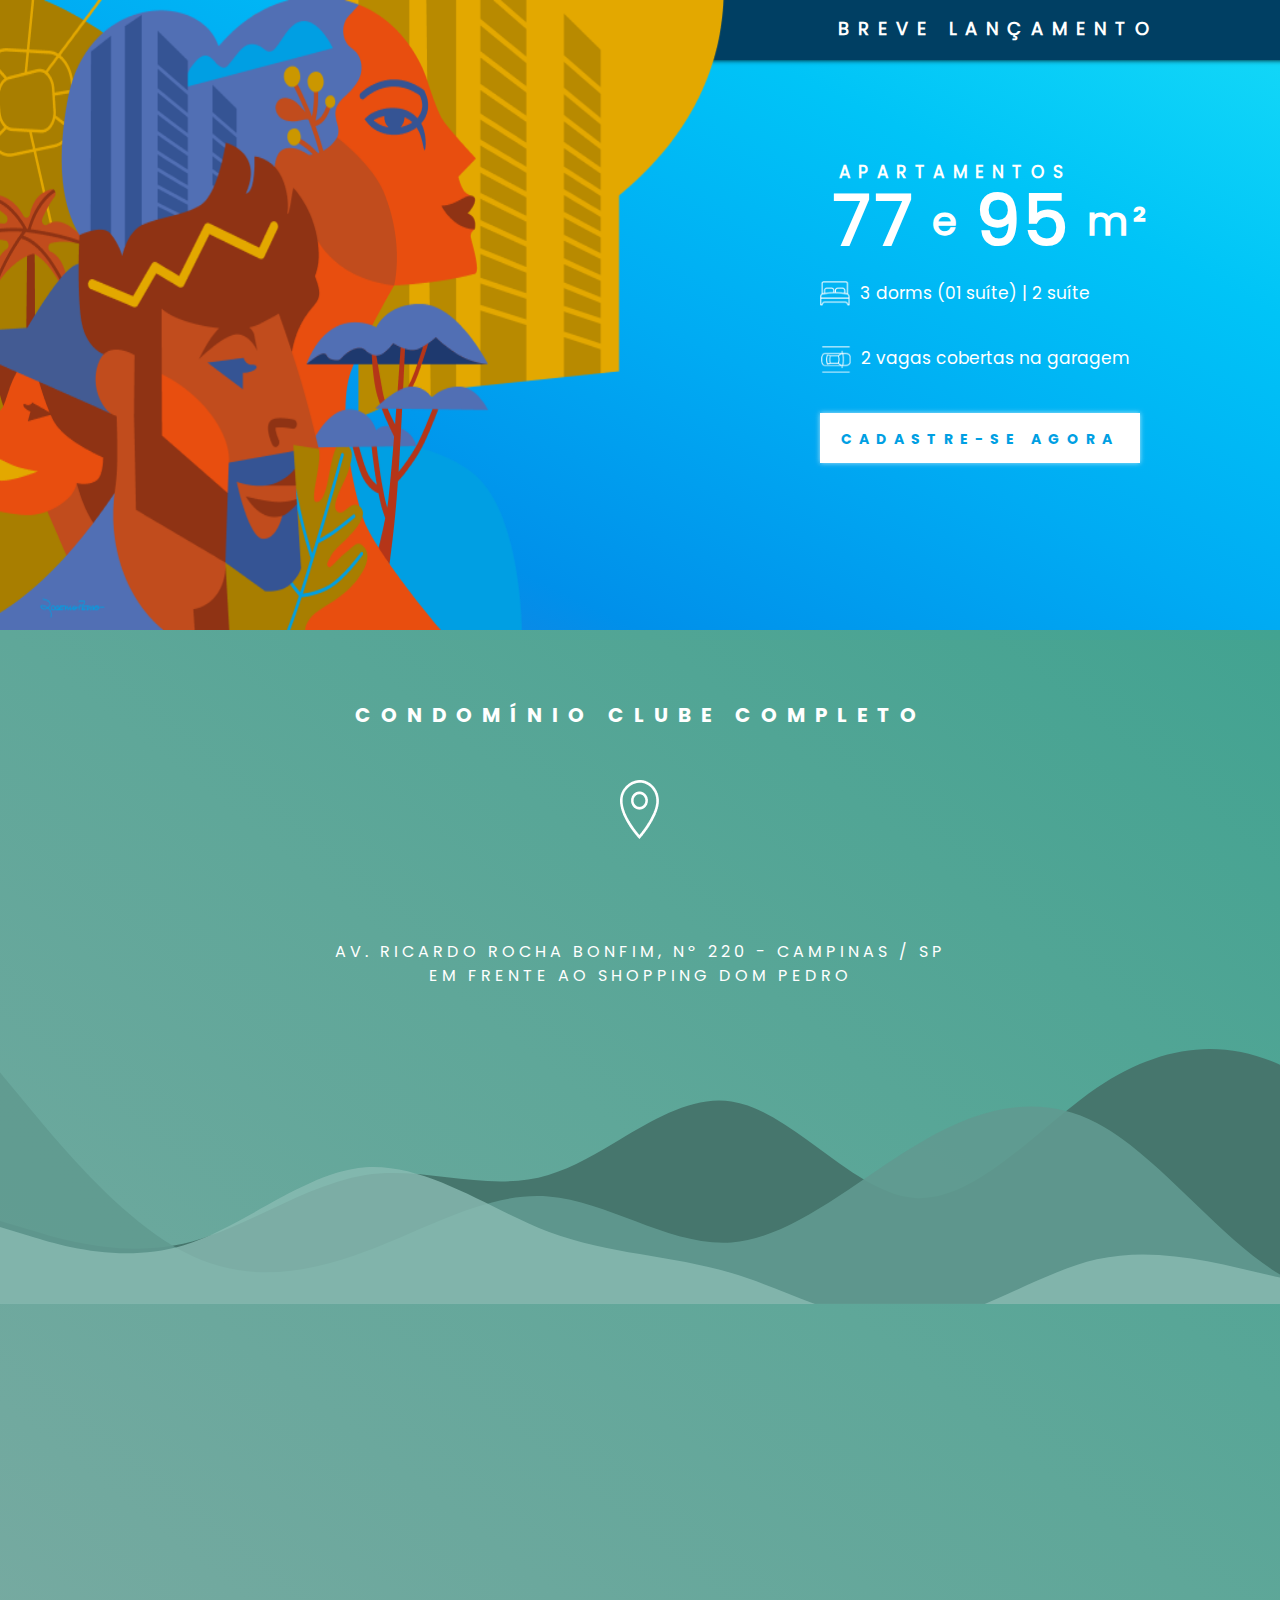
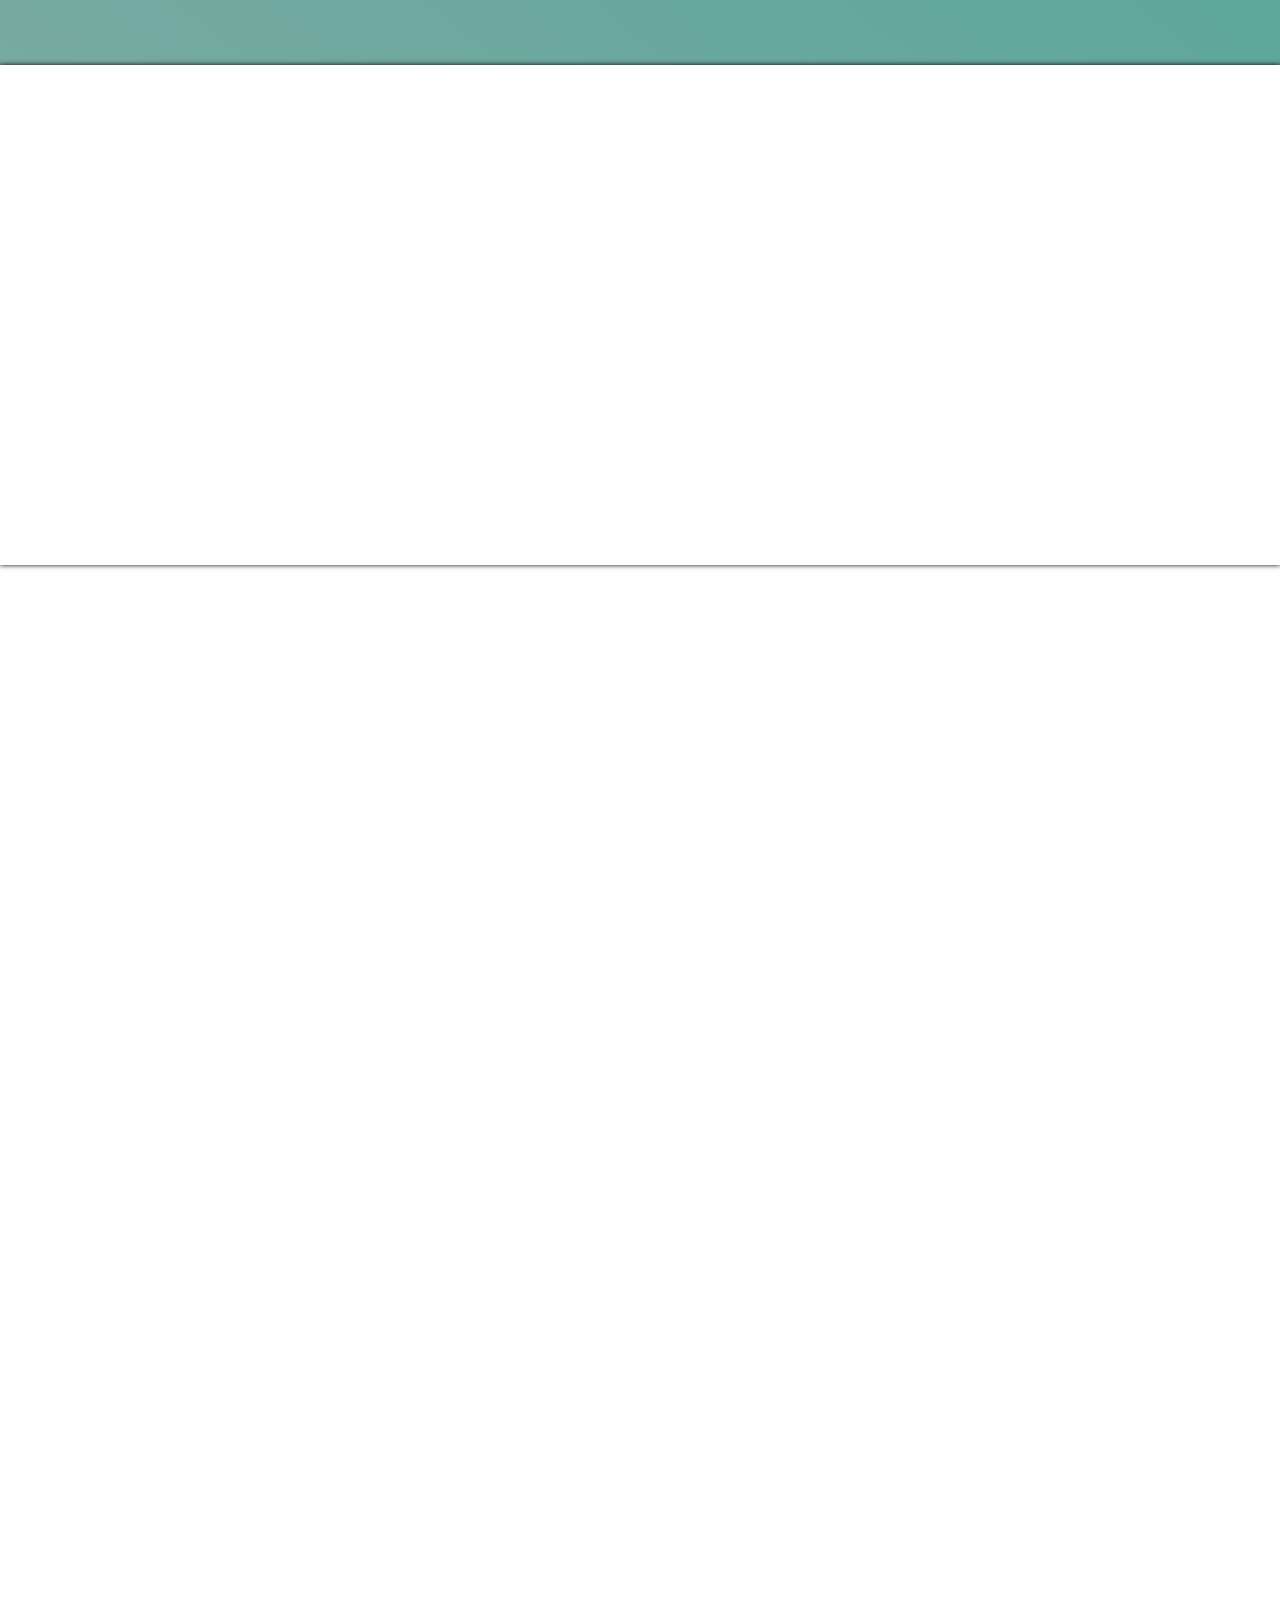
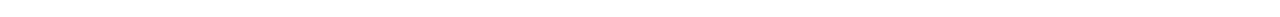
<file: index.html>
<!DOCTYPE html>
<html lang="pt-br">

<head>
    <meta charset="UTF-8">
    <meta http-equiv="X-UA-Compatible" content="IE=edge">
    <meta name="viewport" content="width=device-width, initial-scale=1, minimum-scale=1, maximum-scale=1">
    <link rel="shortcut icon" href="Assets/img/favicon.ico" />
    <link rel="stylesheet" href="style.css">
    <link rel="stylesheet" href="Assets/css/bootstrap.css">
    <link href="https://unpkg.com/aos@2.3.1/dist/aos.css" rel="stylesheet">
    <title>DOM</title>
    <!-- Google Tag Manager -->
    <script>
        (function(w, d, s, l, i) {
            w[l] = w[l] || [];
            w[l].push({
                'gtm.start': new Date().getTime(),
                event: 'gtm.js'
            });
            var f = d.getElementsByTagName(s)[0],
                j = d.createElement(s),
                dl = l != 'dataLayer' ? '&l=' + l : '';
            j.async = true;
            j.src =
                'https://www.googletagmanager.com/gtm.js?id=' + i + dl;
            f.parentNode.insertBefore(j, f);
        })(window, document, 'script', 'dataLayer', 'GTM-N76Z6Z');
    </script>
    <!-- End Google Tag Manager -->

</head>

<body>
    <!-- Google Tag Manager (noscript) -->
    <noscript><iframe src="https://www.googletagmanager.com/ns.html?id=GTM-N76Z6Z" height="0" width="0" style="display:none;visibility:hidden"></iframe></noscript>
    <!-- End Google Tag Manager (noscript) -->

    <section>
        <header class="header-text">
            <p class="text-center breve">Breve Lançamento</p>
        </header>
        <section class="img-header">
            <div class="textos text-center">
                <p class="titulo">Apartamentos</p>
                <p class="metragem">
                    <h class="num"> &nbsp;77</h>
                    <h class="l">&nbsp;e&nbsp;</h>
                    <h class="num">95</h>
                    <h class="l">&nbsp;m²</h>
                </p>
                <p class="suites"><img src="Assets/img/iconsuites.png"> &nbsp;&nbsp;3 dorms (01 suíte) | 2 suíte</p>
                <p class="vagas"><img src="Assets/img/iconvaga.png"> &nbsp;&nbsp;2 vagas cobertas na garagem</p>

                <button class="button_cadastra">
                <a href="#form" style="text-decoration: none;  color: #009FE3;" >Cadastre-se Agora</a>
            </button>
            </div>
        </section>
        <section class="img-header-desk">
            <img src="Assets/img/vetor.png" alt="img vetor" class="vetor">
            <div class="textos text-center">
                <a class="titulo-desk" style="text-decoration: none; color: white;">Apartamentos</a>
                <p class="metragem-desk">
                    <h class="num"> &nbsp;77</h>
                    <h class="l">&nbsp;e&nbsp;</h>
                    <h class="num">95</h>
                    <h class="l">&nbsp;m²</h>
                </p>
                <p class="suites-desk"><img src="Assets/img/iconsuites.png"> &nbsp;&nbsp;3 dorms (01 suíte) | 2 suíte</p>
                <p class="vagas-desk"><img src="Assets/img/iconvaga.png"> &nbsp;&nbsp;2 vagas cobertas na garagem</p>


                <a href="#form-desk" class="button_cadastra-desk" style="text-decoration: none;">Cadastre-se Agora</a>


            </div>
        </section>

        <section class="main">
            <div class="local">

                <p class="titulo-wrap" data-aos="fade-down" data-aos-anchor-placement="top-bottom" data-aos-duration="1000">
                    Condomínio</br> Clube Completo
                </p>

                <p class="local_icon" data-aos="fade-down" data-aos-anchor-placement="top-bottom" data-aos-duration="1000"><img src="Assets/img/Localização.png" alt="icon local"></p>

                <p class="conteudo" data-aos="fade-down" data-aos-anchor-placement="top-bottom" data-aos-duration="1000">
                    Av. Ricardo Rocha Bonfim, <br>Nº 220 - Campinas / SP <br> <br> Em frente<br> ao Shopping Dom Pedro
                </p>

                <svg id="waves" style="transform:rotate(0deg); transition: 0.3s" viewBox="0 0 1440 310" version="1.1" xmlns="http://www.w3.org/2000/svg"><defs><linearGradient id="sw-gradient-0" x1="0" x2="0" y1="1" y2="0"><stop stop-color="rgba(243, 106, 62, 1)" offset="0%"></stop><stop stop-color="rgba(255, 179, 11, 1)" offset="100%"></stop></linearGradient></defs><path class="wave-1" style="transform:translate(0, 0px); opacity:1" fill="#46766d" d="M0,217L34.3,227.3C68.6,238,137,258,206,242.8C274.3,227,343,176,411,165.3C480,155,549,186,617,165.3C685.7,145,754,72,823,82.7C891.4,93,960,186,1029,191.2C1097.1,196,1166,114,1234,67.2C1302.9,21,1371,10,1440,41.3C1508.6,72,1577,145,1646,155C1714.3,165,1783,114,1851,98.2C1920,83,1989,103,2057,118.8C2125.7,134,2194,145,2263,170.5C2331.4,196,2400,238,2469,242.8C2537.1,248,2606,217,2674,186C2742.9,155,2811,124,2880,129.2C2948.6,134,3017,176,3086,191.2C3154.3,207,3223,196,3291,201.5C3360,207,3429,227,3497,232.5C3565.7,238,3634,227,3703,227.3C3771.4,227,3840,238,3909,222.2C3977.1,207,4046,165,4114,160.2C4182.9,155,4251,186,4320,170.5C4388.6,155,4457,93,4526,98.2C4594.3,103,4663,176,4731,201.5C4800,227,4869,207,4903,196.3L4937.1,186L4937.1,310L4902.9,310C4868.6,310,4800,310,4731,310C4662.9,310,4594,310,4526,310C4457.1,310,4389,310,4320,310C4251.4,310,4183,310,4114,310C4045.7,310,3977,310,3909,310C3840,310,3771,310,3703,310C3634.3,310,3566,310,3497,310C3428.6,310,3360,310,3291,310C3222.9,310,3154,310,3086,310C3017.1,310,2949,310,2880,310C2811.4,310,2743,310,2674,310C2605.7,310,2537,310,2469,310C2400,310,2331,310,2263,310C2194.3,310,2126,310,2057,310C1988.6,310,1920,310,1851,310C1782.9,310,1714,310,1646,310C1577.1,310,1509,310,1440,310C1371.4,310,1303,310,1234,310C1165.7,310,1097,310,1029,310C960,310,891,310,823,310C754.3,310,686,310,617,310C548.6,310,480,310,411,310C342.9,310,274,310,206,310C137.1,310,69,310,34,310L0,310Z"></path><defs><linearGradient id="sw-gradient-1" x1="0" x2="0" y1="1" y2="0"><stop stop-color="rgba(243, 106, 62, 1)" offset="0%"></stop><stop stop-color="rgba(255, 179, 11, 1)" offset="100%"></stop></linearGradient></defs><path  class="wave-2" style="transform:translate(0, 50px); opacity:0.9" fill="#619a90" d="M0,0L34.3,41.3C68.6,83,137,165,206,201.5C274.3,238,343,227,411,201.5C480,176,549,134,617,139.5C685.7,145,754,196,823,191.2C891.4,186,960,124,1029,82.7C1097.1,41,1166,21,1234,56.8C1302.9,93,1371,186,1440,227.3C1508.6,269,1577,258,1646,248C1714.3,238,1783,227,1851,222.2C1920,217,1989,217,2057,217C2125.7,217,2194,217,2263,191.2C2331.4,165,2400,114,2469,98.2C2537.1,83,2606,103,2674,103.3C2742.9,103,2811,83,2880,98.2C2948.6,114,3017,165,3086,160.2C3154.3,155,3223,93,3291,87.8C3360,83,3429,134,3497,134.3C3565.7,134,3634,83,3703,72.3C3771.4,62,3840,93,3909,113.7C3977.1,134,4046,145,4114,149.8C4182.9,155,4251,155,4320,144.7C4388.6,134,4457,114,4526,113.7C4594.3,114,4663,134,4731,165.3C4800,196,4869,238,4903,258.3L4937.1,279L4937.1,310L4902.9,310C4868.6,310,4800,310,4731,310C4662.9,310,4594,310,4526,310C4457.1,310,4389,310,4320,310C4251.4,310,4183,310,4114,310C4045.7,310,3977,310,3909,310C3840,310,3771,310,3703,310C3634.3,310,3566,310,3497,310C3428.6,310,3360,310,3291,310C3222.9,310,3154,310,3086,310C3017.1,310,2949,310,2880,310C2811.4,310,2743,310,2674,310C2605.7,310,2537,310,2469,310C2400,310,2331,310,2263,310C2194.3,310,2126,310,2057,310C1988.6,310,1920,310,1851,310C1782.9,310,1714,310,1646,310C1577.1,310,1509,310,1440,310C1371.4,310,1303,310,1234,310C1165.7,310,1097,310,1029,310C960,310,891,310,823,310C754.3,310,686,310,617,310C548.6,310,480,310,411,310C342.9,310,274,310,206,310C137.1,310,69,310,34,310L0,310Z"></path><defs><linearGradient id="sw-gradient-2" x1="0" x2="0" y1="1" y2="0"><stop stop-color="rgba(243, 106, 62, 1)" offset="0%"></stop><stop stop-color="rgba(255, 179, 11, 1)" offset="100%"></stop></linearGradient></defs><path class="wave-3" style="transform:translate(0, 100px); opacity:0.8" fill="#8abcb3" d="M0,124L34.3,134.3C68.6,145,137,165,206,144.7C274.3,124,343,62,411,56.8C480,52,549,103,617,129.2C685.7,155,754,155,823,175.7C891.4,196,960,238,1029,232.5C1097.1,227,1166,176,1234,160.2C1302.9,145,1371,165,1440,180.8C1508.6,196,1577,207,1646,191.2C1714.3,176,1783,134,1851,113.7C1920,93,1989,93,2057,98.2C2125.7,103,2194,114,2263,134.3C2331.4,155,2400,186,2469,186C2537.1,186,2606,155,2674,118.8C2742.9,83,2811,41,2880,51.7C2948.6,62,3017,124,3086,144.7C3154.3,165,3223,145,3291,129.2C3360,114,3429,103,3497,98.2C3565.7,93,3634,93,3703,103.3C3771.4,114,3840,134,3909,149.8C3977.1,165,4046,176,4114,165.3C4182.9,155,4251,124,4320,124C4388.6,124,4457,155,4526,144.7C4594.3,134,4663,83,4731,93C4800,103,4869,176,4903,211.8L4937.1,248L4937.1,310L4902.9,310C4868.6,310,4800,310,4731,310C4662.9,310,4594,310,4526,310C4457.1,310,4389,310,4320,310C4251.4,310,4183,310,4114,310C4045.7,310,3977,310,3909,310C3840,310,3771,310,3703,310C3634.3,310,3566,310,3497,310C3428.6,310,3360,310,3291,310C3222.9,310,3154,310,3086,310C3017.1,310,2949,310,2880,310C2811.4,310,2743,310,2674,310C2605.7,310,2537,310,2469,310C2400,310,2331,310,2263,310C2194.3,310,2126,310,2057,310C1988.6,310,1920,310,1851,310C1782.9,310,1714,310,1646,310C1577.1,310,1509,310,1440,310C1371.4,310,1303,310,1234,310C1165.7,310,1097,310,1029,310C960,310,891,310,823,310C754.3,310,686,310,617,310C548.6,310,480,310,411,310C342.9,310,274,310,206,310C137.1,310,69,310,34,310L0,310Z"></path></svg>

            </div>
            <div class="mapa">
                <iframe src="https://www.google.com/maps/embed?pb=!1m18!1m12!1m3!1d3676.764160018674!2d-47.06269539212503!3d-22.84821335019192!2m3!1f0!2f0!3f0!3m2!1i1024!2i768!4f13.1!3m3!1m2!1s0x94c8c42a9b9933c7%3A0xa4fec2ac5214131b!2sAv.%20Ricardo%20Rocha%20Bomfim%2C%20220%20-%20Lot.%20Res.%20Vila%20Bella%20Dom%20Pedro%2C%20Campinas%20-%20SP%2C%2013092-599!5e0!3m2!1spt-BR!2sbr!4v1638991636719!5m2!1spt-BR!2sbr"
                    width="100%" height="500" style="border:0;" allowfullscreen="" loading="lazy"></iframe>
            </div>
            <div class="parallax">

            </div>
        </section>

        <section class="main-desk">
            <div class="local-desk">

                <p class="titulo-wrap-desk">
                    Condomínio Clube Completo
                </p>

                <p class="local_icon-desk"><img src="Assets/img/Localização.png" alt="icon local"></p>
                <div class="container">
                    <div class="rain">

                        <div class="waves">
                            <div></div>
                            <div></div>
                        </div>
                    </div>
                </div>
                <p class="conteudo-desk">
                    Av. Ricardo Rocha Bonfim, Nº 220 - Campinas / SP <br> Em frente ao Shopping Dom Pedro
                </p>

                <svg id="waves" style="transform:rotate(0deg); transition: 0.3s" viewBox="0 0 1440 310" version="1.1" xmlns="http://www.w3.org/2000/svg"><defs><linearGradient id="sw-gradient-0" x1="0" x2="0" y1="1" y2="0"><stop stop-color="rgba(243, 106, 62, 1)" offset="0%"></stop><stop stop-color="rgba(255, 179, 11, 1)" offset="100%"></stop></linearGradient></defs><path class="wave-1" style="transform:translate(0, 0px); opacity:1" fill="#46766d" d="M0,217L34.3,227.3C68.6,238,137,258,206,242.8C274.3,227,343,176,411,165.3C480,155,549,186,617,165.3C685.7,145,754,72,823,82.7C891.4,93,960,186,1029,191.2C1097.1,196,1166,114,1234,67.2C1302.9,21,1371,10,1440,41.3C1508.6,72,1577,145,1646,155C1714.3,165,1783,114,1851,98.2C1920,83,1989,103,2057,118.8C2125.7,134,2194,145,2263,170.5C2331.4,196,2400,238,2469,242.8C2537.1,248,2606,217,2674,186C2742.9,155,2811,124,2880,129.2C2948.6,134,3017,176,3086,191.2C3154.3,207,3223,196,3291,201.5C3360,207,3429,227,3497,232.5C3565.7,238,3634,227,3703,227.3C3771.4,227,3840,238,3909,222.2C3977.1,207,4046,165,4114,160.2C4182.9,155,4251,186,4320,170.5C4388.6,155,4457,93,4526,98.2C4594.3,103,4663,176,4731,201.5C4800,227,4869,207,4903,196.3L4937.1,186L4937.1,310L4902.9,310C4868.6,310,4800,310,4731,310C4662.9,310,4594,310,4526,310C4457.1,310,4389,310,4320,310C4251.4,310,4183,310,4114,310C4045.7,310,3977,310,3909,310C3840,310,3771,310,3703,310C3634.3,310,3566,310,3497,310C3428.6,310,3360,310,3291,310C3222.9,310,3154,310,3086,310C3017.1,310,2949,310,2880,310C2811.4,310,2743,310,2674,310C2605.7,310,2537,310,2469,310C2400,310,2331,310,2263,310C2194.3,310,2126,310,2057,310C1988.6,310,1920,310,1851,310C1782.9,310,1714,310,1646,310C1577.1,310,1509,310,1440,310C1371.4,310,1303,310,1234,310C1165.7,310,1097,310,1029,310C960,310,891,310,823,310C754.3,310,686,310,617,310C548.6,310,480,310,411,310C342.9,310,274,310,206,310C137.1,310,69,310,34,310L0,310Z"></path><defs><linearGradient id="sw-gradient-1" x1="0" x2="0" y1="1" y2="0"><stop stop-color="rgba(243, 106, 62, 1)" offset="0%"></stop><stop stop-color="rgba(255, 179, 11, 1)" offset="100%"></stop></linearGradient></defs><path  class="wave-2" style="transform:translate(0, 50px); opacity:0.9" fill="#619a90" d="M0,0L34.3,41.3C68.6,83,137,165,206,201.5C274.3,238,343,227,411,201.5C480,176,549,134,617,139.5C685.7,145,754,196,823,191.2C891.4,186,960,124,1029,82.7C1097.1,41,1166,21,1234,56.8C1302.9,93,1371,186,1440,227.3C1508.6,269,1577,258,1646,248C1714.3,238,1783,227,1851,222.2C1920,217,1989,217,2057,217C2125.7,217,2194,217,2263,191.2C2331.4,165,2400,114,2469,98.2C2537.1,83,2606,103,2674,103.3C2742.9,103,2811,83,2880,98.2C2948.6,114,3017,165,3086,160.2C3154.3,155,3223,93,3291,87.8C3360,83,3429,134,3497,134.3C3565.7,134,3634,83,3703,72.3C3771.4,62,3840,93,3909,113.7C3977.1,134,4046,145,4114,149.8C4182.9,155,4251,155,4320,144.7C4388.6,134,4457,114,4526,113.7C4594.3,114,4663,134,4731,165.3C4800,196,4869,238,4903,258.3L4937.1,279L4937.1,310L4902.9,310C4868.6,310,4800,310,4731,310C4662.9,310,4594,310,4526,310C4457.1,310,4389,310,4320,310C4251.4,310,4183,310,4114,310C4045.7,310,3977,310,3909,310C3840,310,3771,310,3703,310C3634.3,310,3566,310,3497,310C3428.6,310,3360,310,3291,310C3222.9,310,3154,310,3086,310C3017.1,310,2949,310,2880,310C2811.4,310,2743,310,2674,310C2605.7,310,2537,310,2469,310C2400,310,2331,310,2263,310C2194.3,310,2126,310,2057,310C1988.6,310,1920,310,1851,310C1782.9,310,1714,310,1646,310C1577.1,310,1509,310,1440,310C1371.4,310,1303,310,1234,310C1165.7,310,1097,310,1029,310C960,310,891,310,823,310C754.3,310,686,310,617,310C548.6,310,480,310,411,310C342.9,310,274,310,206,310C137.1,310,69,310,34,310L0,310Z"></path><defs><linearGradient id="sw-gradient-2" x1="0" x2="0" y1="1" y2="0"><stop stop-color="rgba(243, 106, 62, 1)" offset="0%"></stop><stop stop-color="rgba(255, 179, 11, 1)" offset="100%"></stop></linearGradient></defs><path class="wave-3" style="transform:translate(0, 100px); opacity:0.8" fill="#8abcb3" d="M0,124L34.3,134.3C68.6,145,137,165,206,144.7C274.3,124,343,62,411,56.8C480,52,549,103,617,129.2C685.7,155,754,155,823,175.7C891.4,196,960,238,1029,232.5C1097.1,227,1166,176,1234,160.2C1302.9,145,1371,165,1440,180.8C1508.6,196,1577,207,1646,191.2C1714.3,176,1783,134,1851,113.7C1920,93,1989,93,2057,98.2C2125.7,103,2194,114,2263,134.3C2331.4,155,2400,186,2469,186C2537.1,186,2606,155,2674,118.8C2742.9,83,2811,41,2880,51.7C2948.6,62,3017,124,3086,144.7C3154.3,165,3223,145,3291,129.2C3360,114,3429,103,3497,98.2C3565.7,93,3634,93,3703,103.3C3771.4,114,3840,134,3909,149.8C3977.1,165,4046,176,4114,165.3C4182.9,155,4251,124,4320,124C4388.6,124,4457,155,4526,144.7C4594.3,134,4663,83,4731,93C4800,103,4869,176,4903,211.8L4937.1,248L4937.1,310L4902.9,310C4868.6,310,4800,310,4731,310C4662.9,310,4594,310,4526,310C4457.1,310,4389,310,4320,310C4251.4,310,4183,310,4114,310C4045.7,310,3977,310,3909,310C3840,310,3771,310,3703,310C3634.3,310,3566,310,3497,310C3428.6,310,3360,310,3291,310C3222.9,310,3154,310,3086,310C3017.1,310,2949,310,2880,310C2811.4,310,2743,310,2674,310C2605.7,310,2537,310,2469,310C2400,310,2331,310,2263,310C2194.3,310,2126,310,2057,310C1988.6,310,1920,310,1851,310C1782.9,310,1714,310,1646,310C1577.1,310,1509,310,1440,310C1371.4,310,1303,310,1234,310C1165.7,310,1097,310,1029,310C960,310,891,310,823,310C754.3,310,686,310,617,310C548.6,310,480,310,411,310C342.9,310,274,310,206,310C137.1,310,69,310,34,310L0,310Z"></path></svg>

            </div>
            <div class="mapa-desk">
                <iframe src="https://www.google.com/maps/embed?pb=!1m18!1m12!1m3!1d3676.764160018674!2d-47.06269539212503!3d-22.84821335019192!2m3!1f0!2f0!3f0!3m2!1i1024!2i768!4f13.1!3m3!1m2!1s0x94c8c42a9b9933c7%3A0xa4fec2ac5214131b!2sAv.%20Ricardo%20Rocha%20Bomfim%2C%20220%20-%20Lot.%20Res.%20Vila%20Bella%20Dom%20Pedro%2C%20Campinas%20-%20SP%2C%2013092-599!5e0!3m2!1spt-BR!2sbr!4v1638991636719!5m2!1spt-BR!2sbr"
                    width="100%" height="500" style="border:3px solid white;box-shadow: 0 0 5px black;" allowfullscreen="" loading="lazy"></iframe>
            </div>
            <div class="parallax">

            </div>
        </section>

        <section class="form" data-aos="fade-right" id="form">

            <p class="title-form color-g-grey"> &nbsp;Seja o primeiro</br>a saber</p>
            <p class="text-form">Registre-se para receber informações</br> exclusivas com nossos corretores</p>

            <div class="sendform">
                <form action="send-email.php" class="centerform" name="DOM - Futuro Lançamento" method="POST">
                    <div class="input-groupw">
                        <div class="label">Nome</div>
                        <input type="text" class="input" name="nome" id="nome">
                    </div>

                    <div class="input-groupw">
                        <div class="label">Email</div>
                        <input type="email" class="input" name="email" id="email">
                    </div>

                    <div class="input-groupw">
                        <div class="label">Telefone</div>
                        <input type="tel" class="input" name="telefone" id="telefone">
                    </div>

                    <input type="hidden" data-privacy="true" name="privacy_policy" value="1">

                    <input type="hidden" name="produto" value="DOM">
                    <input type="hidden" name="pagina" value="DOM - Futuro Lançamento">
                    <input type="hidden" name="origem" value="Landing Page">
                    <input type="hidden" name="utm_source" class="utm_source" id="utm_source" value="">
                    <input type="hidden" name="utm_medium" class="utm_medium" id="utm_medium" value="">
                    <input type="hidden" name="utm_name" class="utm_name" id="utm_name" value="">

                    <button type="submit" class="btn-submit">Enviar</button>

                </form>
            </div>
        </section>

        <section class="form-desk" data-aos="fade-right" id="form-desk">

            <p class="title-form color-g-grey"> &nbsp;Seja o primeiro</br>a saber</p>
            <p class="text-form">Registre-se para receber informações</br> exclusivas com nossos corretores</p>

            <div class="sendform">
                <form class="centerform" name="DOM - Futuro Lançamento " method="POST" action="send-email.php">
                    <div class="input-groupw">
                        <div class="label">Nome</div>
                        <input type="text" class="input" name="nome" id="nome" required>
                    </div>

                    <div class="input-groupw">
                        <div class="label">Email</div>
                        <input type="email" class="input" name="email" id="email" required>
                    </div>

                    <div class="input-groupw">
                        <div class="label">Telefone</div>
                        <input type="tel" class="input" name="telefone" id="telefone" required>
                    </div>

                    <input type="hidden" data-privacy="true" name="privacy_policy" value="1">
                    <input type="hidden" name="produto" value="0">

                    <input type="hidden" name="produto" value="DOM">
                    <input type="hidden" name="pagina" value="DOM - Futuro Lançamento">
                    <input type="hidden" name="origem" value="Landing Page">
                    <input type="hidden" name="utm_source" class="utm_source" id="utm_source" value="">
                    <input type="hidden" name="utm_medium" class="utm_medium" id="utm_medium" value="">
                    <input type="hidden" name="utm_name" class="utm_name" id="utm_name" value="">

                    <button type="submit" class="btn-submit">Enviar</button>

                </form>
            </div>
        </section>

        <footer class="footer" id="footer">
            <img src="Assets/img/logo+assinatura 2.svg" alt="img-footer">

            <p class="texto-footer">
                A comercialização das unidades autônomas<br> do empreendimento somente será realizada<br> após o registro do Memorial de Incorporação junto<br> à matrícula do imóvel perante<br> o Cartório de Registro de Imóveis competente.<br> Material
                Preliminar sujeito à alterações.
            </p>

            <p class="texto-footer-mobile">
                A comercialização das unidades autônomas do empreendimento somente será realizada após o registro do Memorial de Incorporação junto<br> à matrícula do imóvel perante o Cartório de Registro de Imóveis competente. Material Preliminar sujeito
                à alterações.
            </p>
        </footer>

        <section class="footer-desk" data-aos="fade-up" id="footer-desk">
            <img src="Assets/img/logo+assinatura 2.svg" alt="img-footer">

            <p class="texto-footer-desk">
                A comercialização das unidades autônomas do empreendimento somente será realizada após o registro do Memorial de Incorporação junto<br> à matrícula do imóvel perante o Cartório de Registro de Imóveis competente. Material Preliminar sujeito
                à alterações.
            </p>
        </section>


        <script src="https://unpkg.com/aos@2.3.1/dist/aos.js"></script>

        <script>
            AOS.init();
        </script>
        <script type="text/javascript" async src="https://d335luupugsy2.cloudfront.net/js/loader-scripts/3206fdae-b294-4e1a-87b9-1fa22eaea867-loader.js"></script>
</body>

</html>
</file>
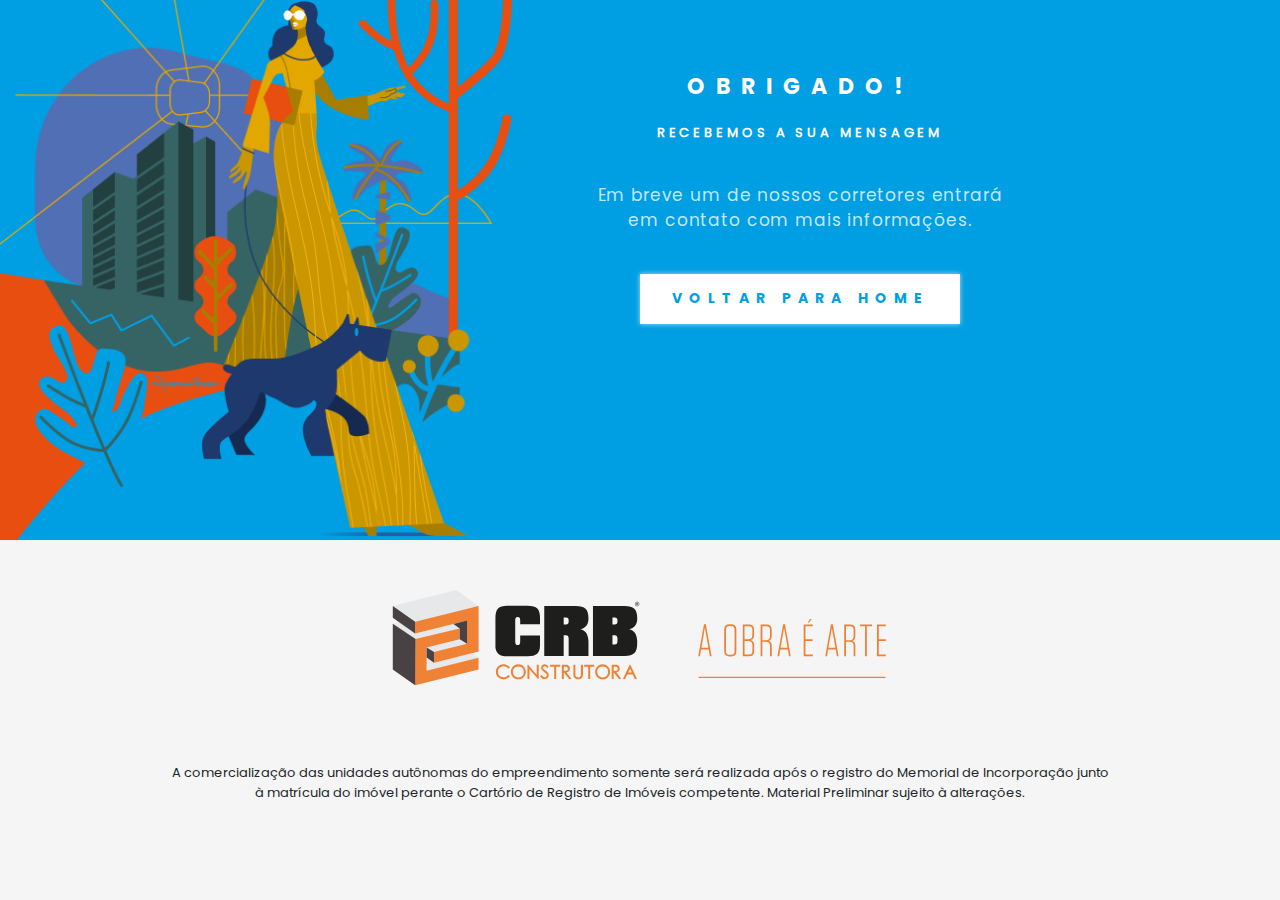
<file: obrigado.html>
<!DOCTYPE html>
<html lang="pt-br">

<head>
    <meta charset="UTF-8">
    <meta http-equiv="X-UA-Compatible" content="IE=edge">
    <meta name="viewport" content="width=device-width, initial-scale=1.0">
    <link rel="stylesheet" href="obrigado.css">
    <link rel="stylesheet" href="Assets/css/obri-boot.css">
    <link href="https://unpkg.com/aos@2.3.1/dist/aos.css" rel="stylesheet">
    <link rel="shortcut icon" href="Assets/img/favicon.ico" />
    <title>DOM</title>
    <!-- Google Tag Manager -->

</head>

<body>

    <section>
        <section class="img-header-obrigado">
            <div class="textos text-center">
                <p class="titulo">Obrigado!</p>
                <p class="subtitulo">Recebemos a sua mensagem</p>
                <p class="text">
                    Em breve um de nossos corretores</br> entrará em contato <br> com mais informações.
                </p>

                <button class="button_cadastra">
                <a href="http://dom-campinas.crbconstrutora.com.br/" style="text-decoration: none;  color: #009FE3;" >Voltar para home</a>
            </button>
            </div>
        </section>
        <section class="img-header-desk-obrigado">
            <img src="Assets/img/Agradecimento 1 (1).png" alt="" class="vetor">
            <div class="textos text-center">
                <p class="titulo">Obrigado!</p>
                <p class="subtitulo">Recebemos a sua mensagem</p>
                <p class="text">
                    Em breve um de nossos corretores entrará </br>em contato com mais informações.
                </p>

                <button class="button_cadastra">
                <a href="http://dom-campinas.crbconstrutora.com.br/" style="text-decoration: none;" >Voltar para home</a>
            </button>
            </div>
        </section>

        <section class="footer" data-aos="fade-up">
            <img src="Assets/img/logo+assinatura 2.svg" alt="img-footer">

            <p class="texto-footer">
                A comercialização das unidades autônomas<br> do empreendimento somente será realizada<br> após o registro do Memorial de Incorporação junto<br> à matrícula do imóvel perante<br> o Cartório de Registro de Imóveis competente.<br> Material
                Preliminar sujeito à alterações.
            </p>
        </section>


        <section class="footer-desk" data-aos="fade-up">
            <img src="Assets/img/logo+assinatura 2.svg" alt="img-footer">

            <p class="texto-footer">
                A comercialização das unidades autônomas do empreendimento somente será realizada após o registro do Memorial de Incorporação junto<br> à matrícula do imóvel perante o Cartório de Registro de Imóveis competente. Material Preliminar sujeito
                à alterações.
            </p>
        </section>


        <script src="https://unpkg.com/aos@2.3.1/dist/aos.js"></script>
        <script>
            AOS.init();
        </script>
</body>

</html>
</file>
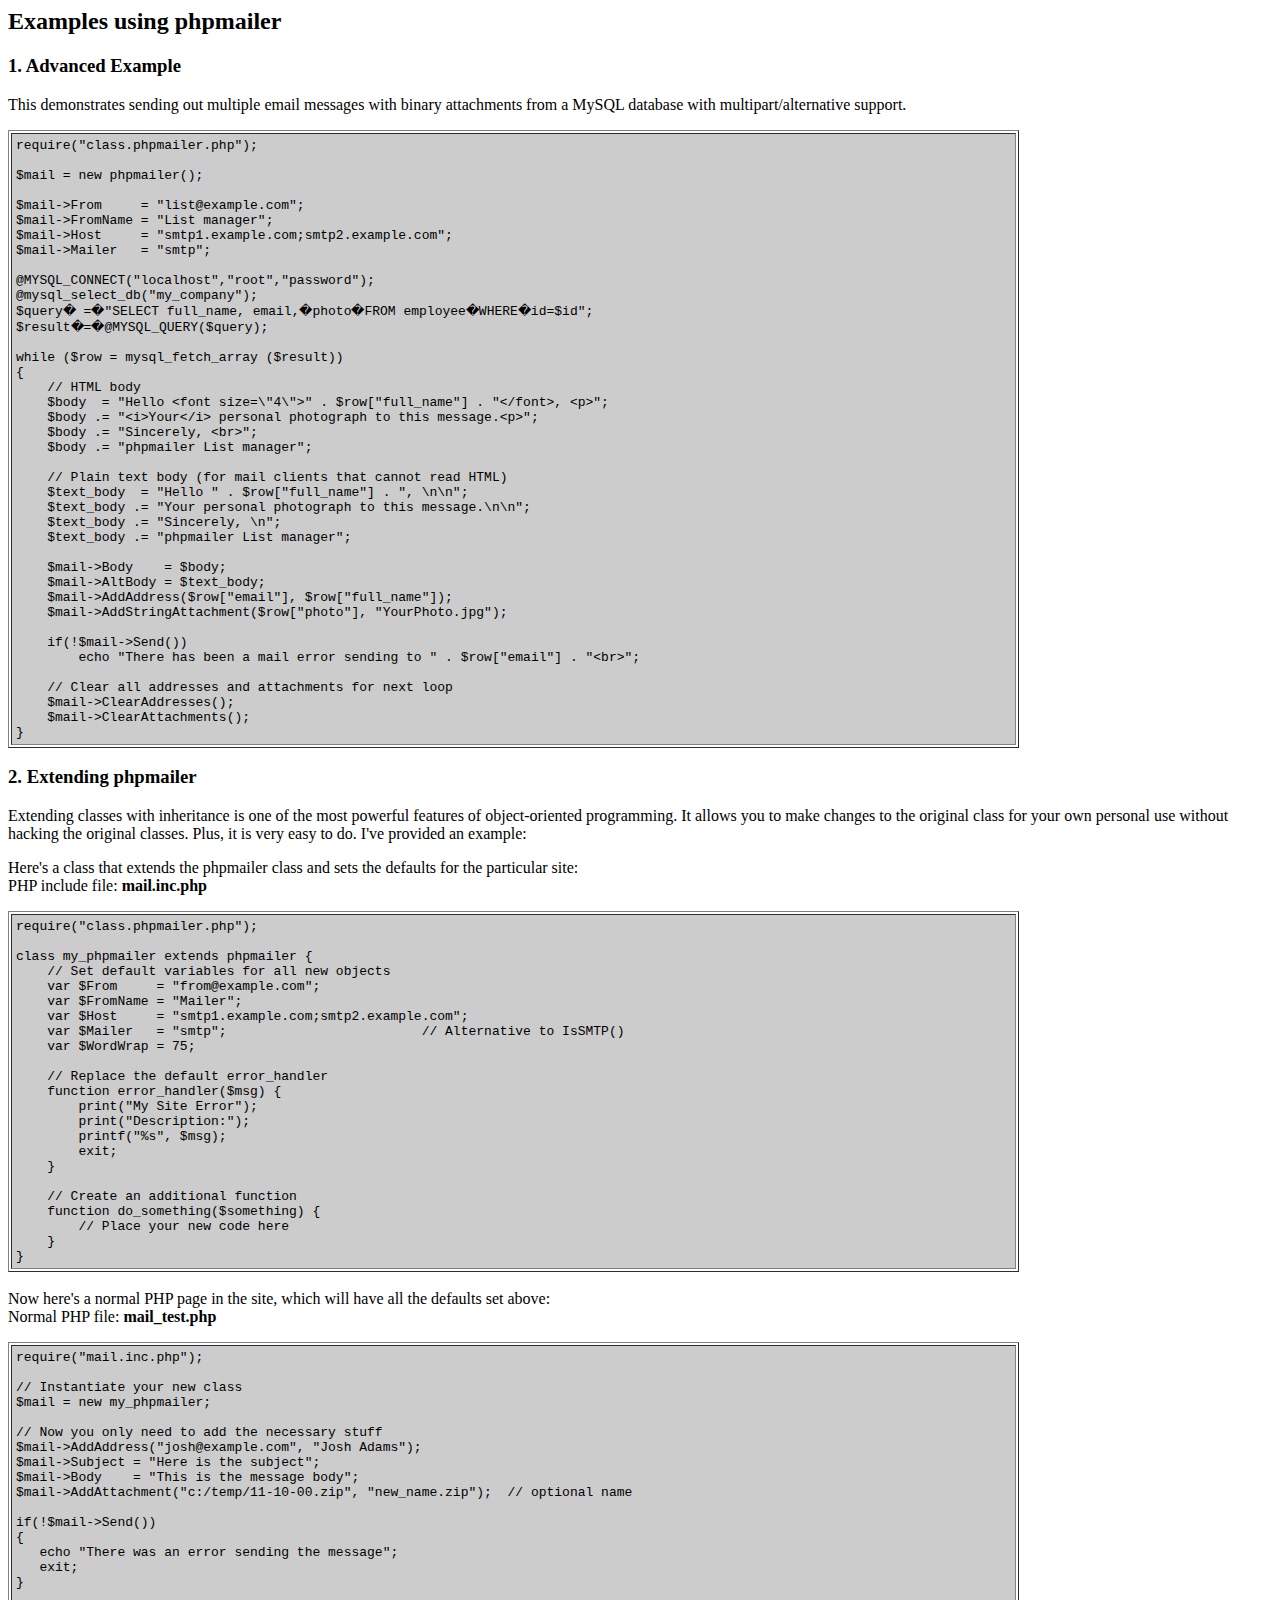
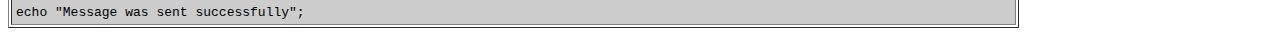
<file: phpmailer/docs/extending.html>
<html>
<head>
<title>Examples using phpmailer</title>
</head>

<body bgcolor="#FFFFFF">

<h2>Examples using phpmailer</h2>

<h3>1. Advanced Example</h3>
<p>

This demonstrates sending out multiple email messages with binary attachments
from a MySQL database with multipart/alternative support.<p>
<table cellpadding="4" border="1" width="80%">
<tr>
<td bgcolor="#CCCCCC">
<pre>
require("class.phpmailer.php");

$mail = new phpmailer();

$mail->From     = "list@example.com";
$mail->FromName = "List manager";
$mail->Host     = "smtp1.example.com;smtp2.example.com";
$mail->Mailer   = "smtp";

@MYSQL_CONNECT("localhost","root","password");
@mysql_select_db("my_company");
$query� =�"SELECT full_name, email,�photo�FROM employee�WHERE�id=$id";
$result�=�@MYSQL_QUERY($query);

while ($row = mysql_fetch_array ($result))
{
    // HTML body
    $body  = "Hello &lt;font size=\"4\"&gt;" . $row["full_name"] . "&lt;/font&gt;, &lt;p&gt;";
    $body .= "&lt;i&gt;Your&lt;/i&gt; personal photograph to this message.&lt;p&gt;";
    $body .= "Sincerely, &lt;br&gt;";
    $body .= "phpmailer List manager";

    // Plain text body (for mail clients that cannot read HTML)
    $text_body  = "Hello " . $row["full_name"] . ", \n\n";
    $text_body .= "Your personal photograph to this message.\n\n";
    $text_body .= "Sincerely, \n";
    $text_body .= "phpmailer List manager";

    $mail->Body    = $body;
    $mail->AltBody = $text_body;
    $mail->AddAddress($row["email"], $row["full_name"]);
    $mail->AddStringAttachment($row["photo"], "YourPhoto.jpg");

    if(!$mail->Send())
        echo "There has been a mail error sending to " . $row["email"] . "&lt;br&gt;";

    // Clear all addresses and attachments for next loop
    $mail->ClearAddresses();
    $mail->ClearAttachments();
}
</pre>
</td>
</tr>
</table>
<p>

<h3>2. Extending phpmailer</h3>
<p>

Extending classes with inheritance is one of the most
powerful features of object-oriented
programming.  It allows you to make changes to the
original class for your
own personal use without hacking the original
classes.  Plus, it is very
easy to do. I've provided an example:

<p>
Here's a class that extends the phpmailer class and sets the defaults
for the particular site:<br>
PHP include file: <b>mail.inc.php</b>
<p>

<table cellpadding="4" border="1" width="80%">
<tr>
<td bgcolor="#CCCCCC">
<pre>
require("class.phpmailer.php");

class my_phpmailer extends phpmailer {
    // Set default variables for all new objects
    var $From     = "from@example.com";
    var $FromName = "Mailer";
    var $Host     = "smtp1.example.com;smtp2.example.com";
    var $Mailer   = "smtp";                         // Alternative to IsSMTP()
    var $WordWrap = 75;

    // Replace the default error_handler
    function error_handler($msg) {
        print("My Site Error");
        print("Description:");
        printf("%s", $msg);
        exit;
    }

    // Create an additional function
    function do_something($something) {
        // Place your new code here
    }
}
</td>
</tr>
</table>
<br>

Now here's a normal PHP page in the site, which will have all the defaults set
above:<br>
Normal PHP file: <b>mail_test.php</b>
<p>

<table cellpadding="4" border="1" width="80%">
<tr>
<td bgcolor="#CCCCCC">
<pre>
require("mail.inc.php");

// Instantiate your new class
$mail = new my_phpmailer;

// Now you only need to add the necessary stuff
$mail->AddAddress("josh@example.com", "Josh Adams");
$mail->Subject = "Here is the subject";
$mail->Body    = "This is the message body";
$mail->AddAttachment("c:/temp/11-10-00.zip", "new_name.zip");  // optional name

if(!$mail->Send())
{
   echo "There was an error sending the message";
   exit;
}

echo "Message was sent successfully";
</pre>
</td>
</tr>
</table>
</p>

</body>
</html>
</file>
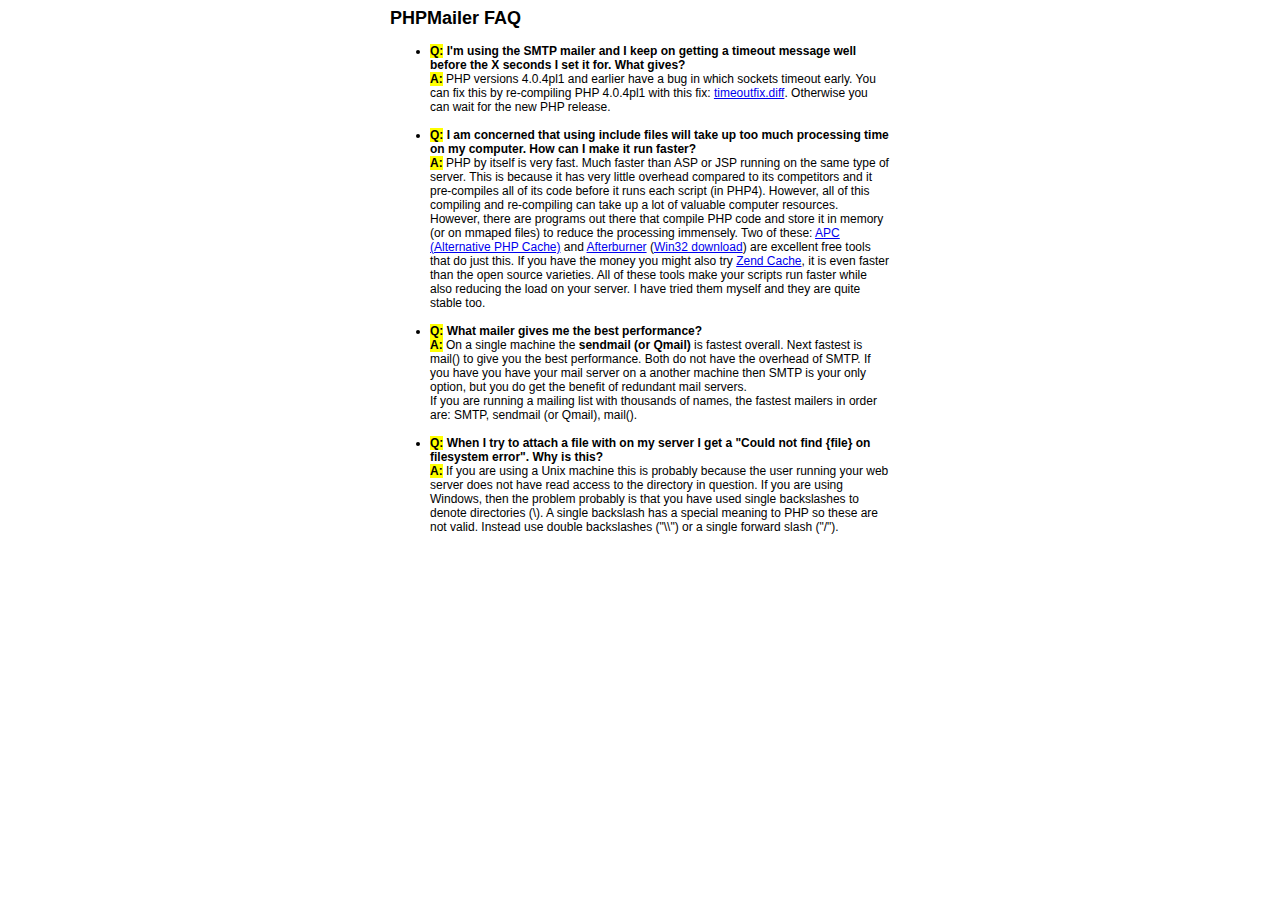
<file: phpmailer/docs/faq.html>
﻿<html>
<head>
<title>PHPMailer FAQ</title>
<style>
body, p {
  font-family: Arial, Helvetica, sans-serif;
  font-size: 12px;
}
div.width {
  width: 500px;
  text-align: left;
}
</style>
</head>
<body bgcolor="#FFFFFF">
<center>
<div class="width">
<h2>PHPMailer FAQ</h2>
<ul>

  <li><b style="background-color: #FFFF00">Q:</b> <b>I&#039;m using the SMTP mailer and I keep on getting a timeout message
  well before the X seconds I set it for.  What gives?</b><br />
  <b style="background-color: #FFFF00">A:</b> PHP versions 4.0.4pl1 and earlier have a bug in which sockets timeout
  early.  You can fix this by re-compiling PHP 4.0.4pl1 with this fix:
  <a href="timeoutfix.diff">timeoutfix.diff</a>. Otherwise you can wait for the new PHP release.<br /><br /></li>

  <li><b style="background-color: #FFFF00">Q:</b> <b>I am concerned that using include files will take up too much
  processing time on my computer.  How can I make it run faster?</b><br />
  <b style="background-color: #FFFF00">A:</b>  PHP by itself is very fast.  Much faster than ASP or JSP running on
  the same type of server.  This is because it has very little overhead compared
  to its competitors and it pre-compiles all of
  its code before it runs each script (in PHP4).  However, all of
  this compiling and re-compiling can take up a lot of valuable
  computer resources.  However, there are programs out there that compile
  PHP code and store it in memory (or on mmaped files) to reduce the
  processing immensely.  Two of these: <a href="http://apc.communityconnect.com">APC
  (Alternative PHP Cache)</a> and <a href="http://bwcache.bware.it/index.htm">Afterburner</a>
  (<a href="http://www.mm4.de/php4win/mod_php4_win32/">Win32 download</a>)
  are excellent free tools that do just this.  If you have the money
  you might also try <a href="http://www.zend.com">Zend Cache</a>, it is
  even faster than the open source varieties.  All of these tools make your
  scripts run faster while also reducing the load on your server. I have tried
  them myself and they are quite stable too.<br /><br /></li>

  <li><b style="background-color: #FFFF00">Q:</b> <b>What mailer gives me the best performance?</b><br />
  <b style="background-color: #FFFF00">A:</b> On a single machine the <b>sendmail (or Qmail)</b> is fastest overall.
  Next fastest is mail() to give you the best performance. Both do not have the overhead of SMTP.
  If you have you have your mail server on a another machine then
  SMTP is your only option, but you do get the benefit of redundant mail servers.<br />
  If you are running a mailing list with thousands of names, the fastest mailers in order are: SMTP, sendmail (or Qmail), mail().<br /><br /></li>

  <li><b style="background-color: #FFFF00">Q:</b> <b>When I try to attach a file with on my server I get a
  "Could not find {file} on filesystem error".  Why is this?</b><br />
  <b style="background-color: #FFFF00">A:</b> If you are using a Unix machine this is probably because the user
  running your web server does not have read access to the directory in question.  If you are using Windows,
  then the problem probably is that you have used single backslashes to denote directories (\).
  A single backslash has a special meaning to PHP so these are not
  valid.  Instead use double backslashes ("\\") or a single forward
  slash ("/").<br /><br /></li>

</ul>

</div>
</center>

</body>
</html>
</file>
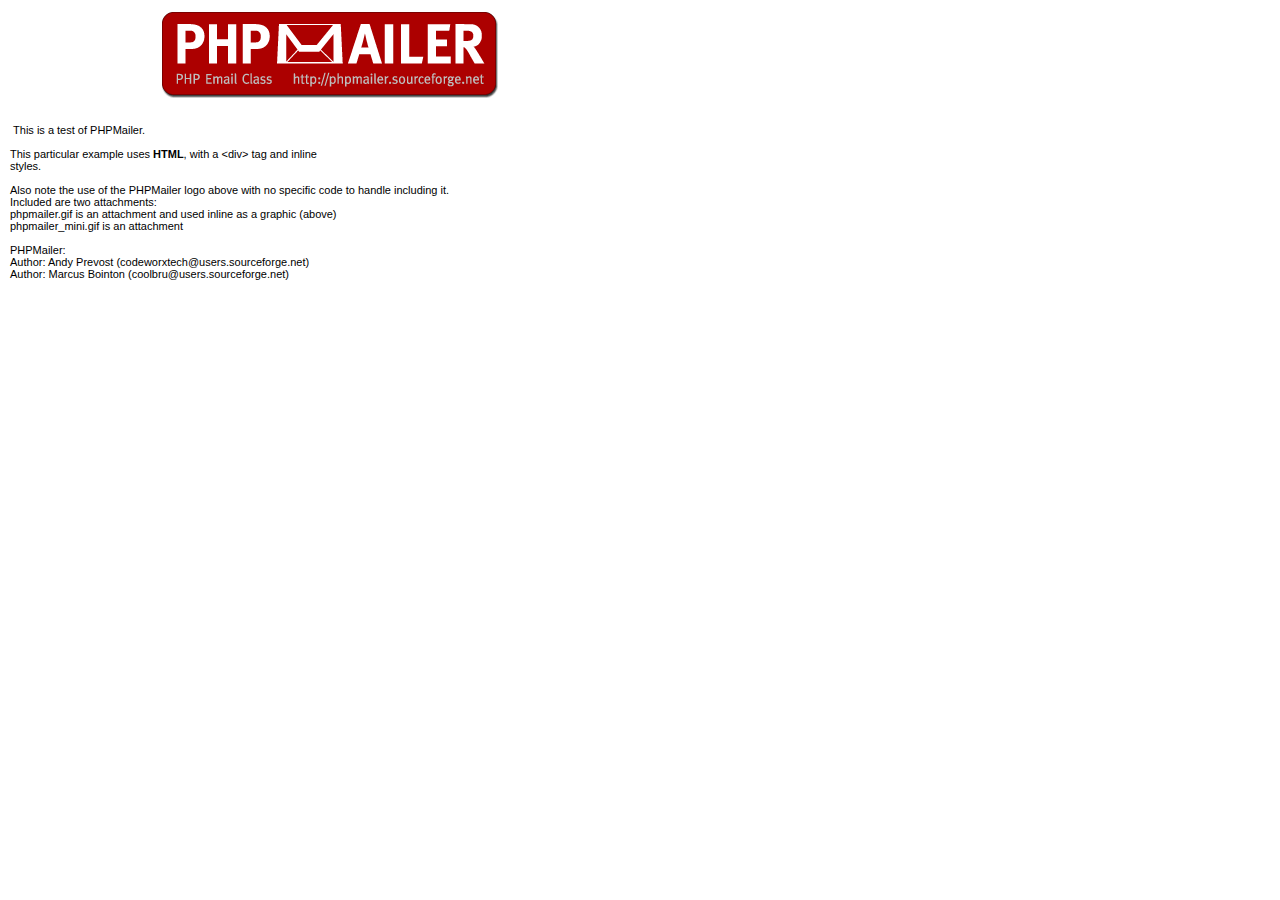
<file: phpmailer/examples/contents.html>
<body style="margin: 10px;">
<div style="width: 640px; font-family: Arial, Helvetica, sans-serif; font-size: 11px;">
<div align="center"><img src="images/phpmailer.gif" style="height: 90px; width: 340px"></div><br>
<br>
&nbsp;This is a test of PHPMailer.<br>
<br>
This particular example uses <strong>HTML</strong>, with a &lt;div&gt; tag and inline<br>
styles.<br>
<br>
Also note the use of the PHPMailer logo above with no specific code to handle
including it.<br />
Included are two attachments:<br />
phpmailer.gif is an attachment and used inline as a graphic (above)<br />
phpmailer_mini.gif is an attachment<br />
<br />
PHPMailer:<br />
Author: Andy Prevost (codeworxtech@users.sourceforge.net)<br />
Author: Marcus Bointon (coolbru@users.sourceforge.net)<br />
</div>
</body>
</file>
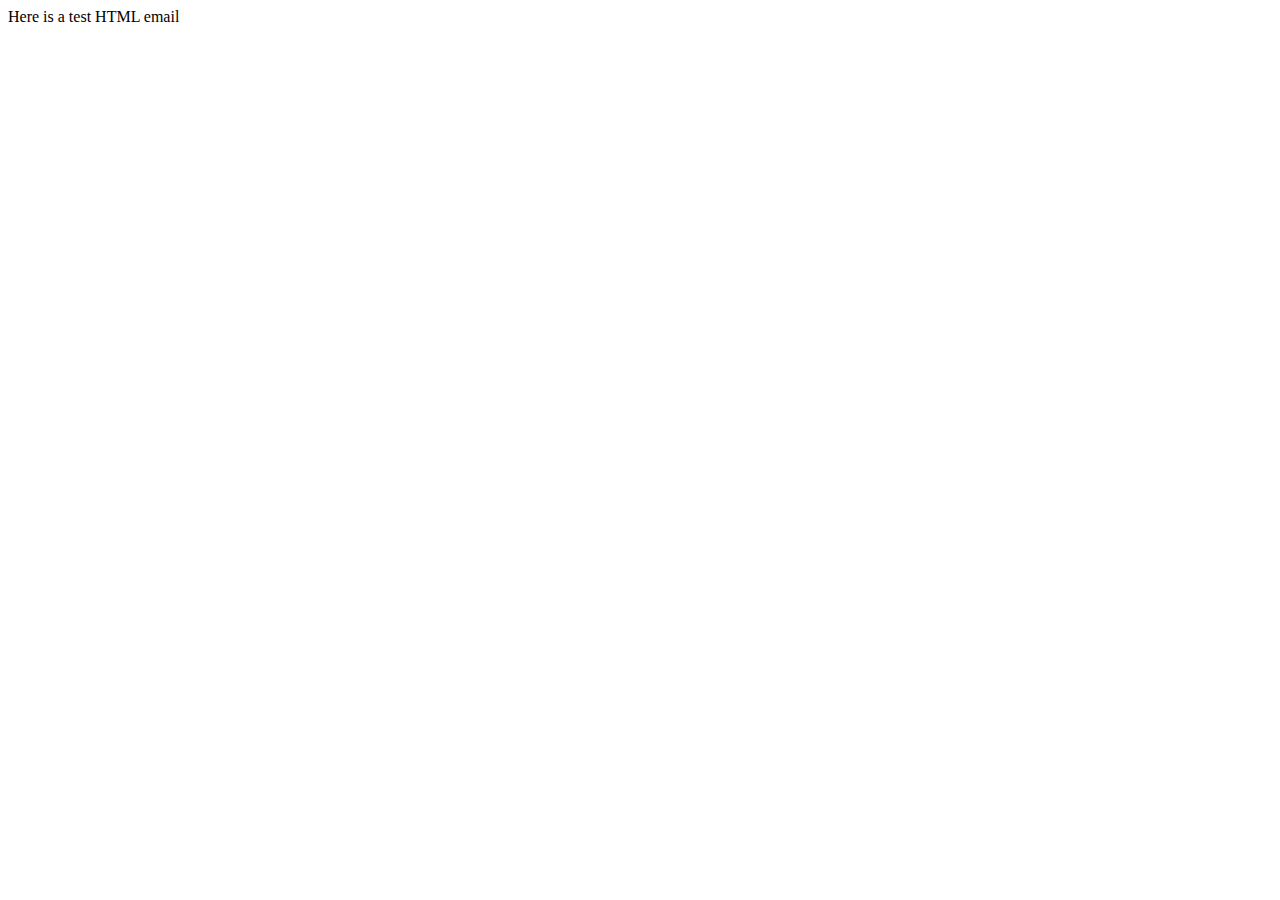
<file: phpmailer/test/contents.html>
<!DOCTYPE HTML PUBLIC "-//W3C//DTD HTML 4.01 Transitional//EN">
<html>
  <head>
    <title>Email test</title>
    <meta http-equiv="Content-Type" content="text/html; charset=UTF-8">
  </head>
  <body>
	<p>Here is a test HTML email</p>
  </body>
</html>
</file>
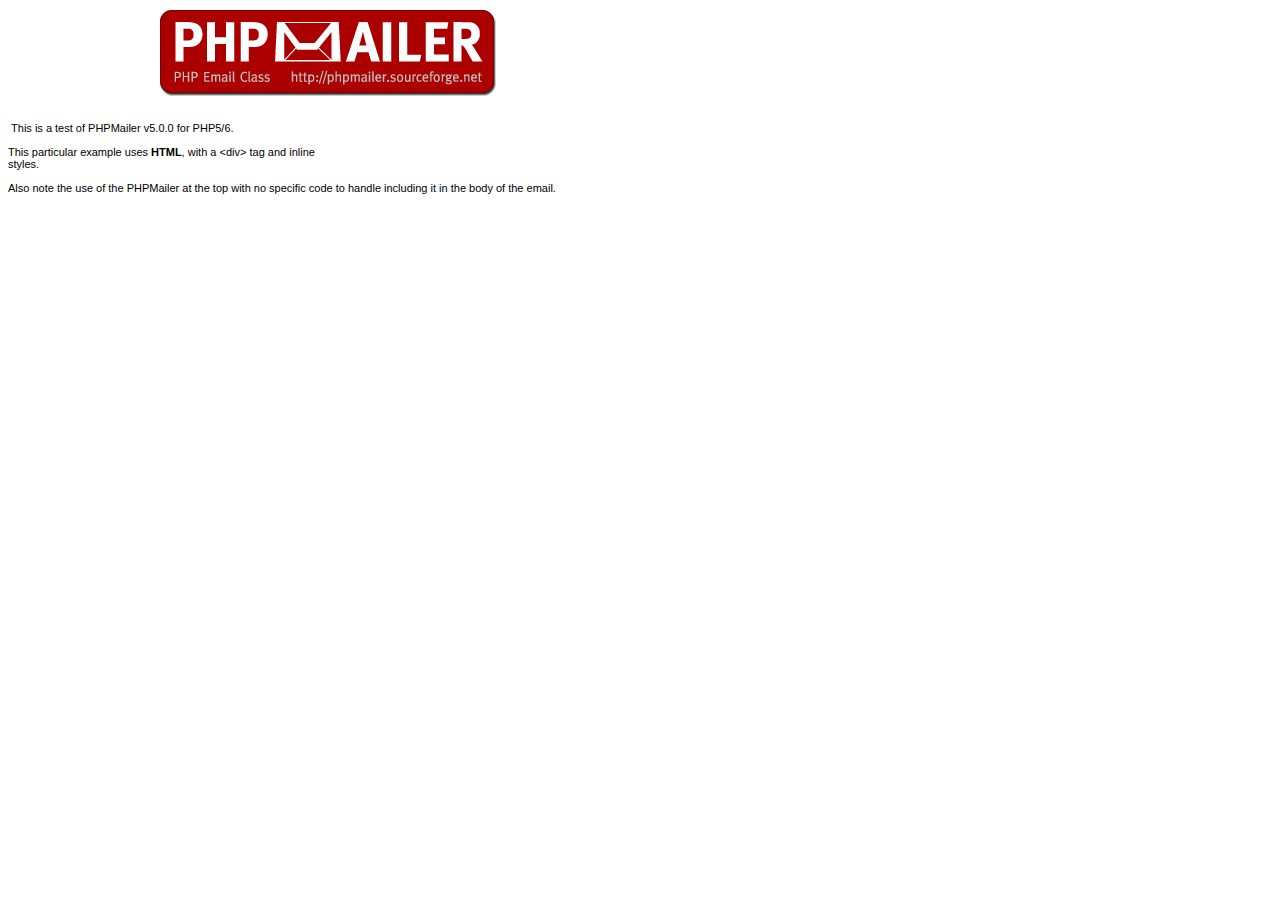
<file: phpmailer/test_script/contents.html>
<body>
<div style="width: 640px; font-family: Arial, Helvetica, sans-serif; font-size: 11px;">
<div align="center"><img src="images/phpmailer.gif" style="height: 90px; width: 340px"></div><br />
<br />
&nbsp;This is a test of PHPMailer v5.0.0 for PHP5/6.<br />
<br />
This particular example uses <strong>HTML</strong>, with a &lt;div&gt; tag and inline<br />
styles.<br />
<br />
Also note the use of the PHPMailer at the top with no specific code to handle
including it in the body of the email.</div>


</body>
</file>
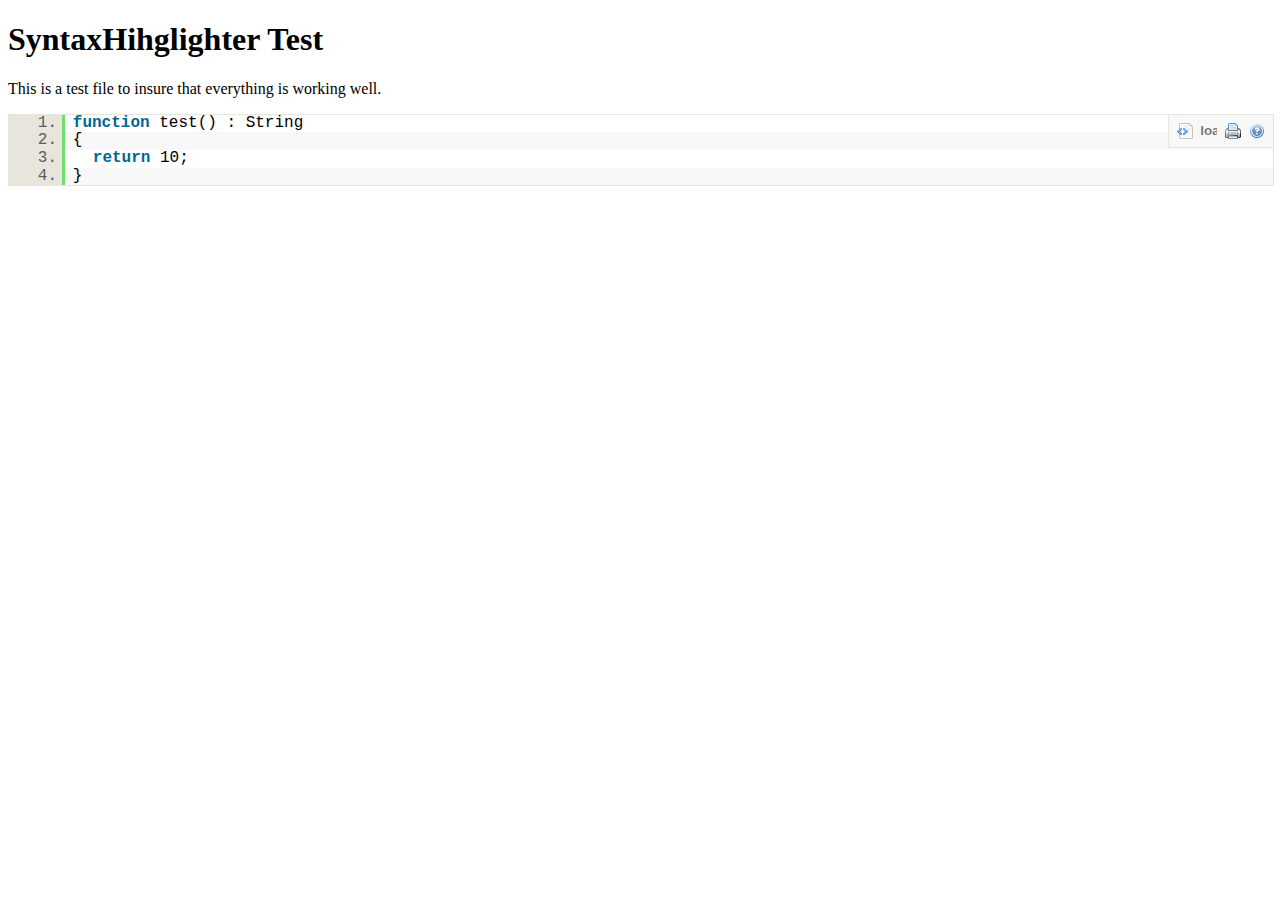
<file: phpmailer/test_script/test.html>
<!DOCTYPE html PUBLIC "-//W3C//DTD XHTML 1.0 Strict//EN" "http://www.w3.org/TR/xhtml1/DTD/xhtml1-strict.dtd">
<html xmlns="http://www.w3.org/1999/xhtml" xml:lang="en" lang="en">
<head>
  <meta http-equiv="Content-Type" content="text/html; charset=UTF-8" />
  <title>SyntaxHighlighter Build Test Page</title>
  <script type="text/javascript" src="scripts/shCore.js"></script>
  <!--
  <script type="text/javascript" src="scripts/shBrushBash.js"></script>
  <script type="text/javascript" src="scripts/shBrushCpp.js"></script>
  <script type="text/javascript" src="scripts/shBrushCSharp.js"></script>
  <script type="text/javascript" src="scripts/shBrushCss.js"></script>
  <script type="text/javascript" src="scripts/shBrushDelphi.js"></script>
  <script type="text/javascript" src="scripts/shBrushDiff.js"></script>
  <script type="text/javascript" src="scripts/shBrushGroovy.js"></script>
  <script type="text/javascript" src="scripts/shBrushJava.js"></script>
  <script type="text/javascript" src="scripts/shBrushJScript.js"></script>
  -->
  <script type="text/javascript" src="scripts/shBrushPhp.js"></script>
  <!--
  <script type="text/javascript" src="scripts/shBrushPlain.js"></script>
  <script type="text/javascript" src="scripts/shBrushPython.js"></script>
  <script type="text/javascript" src="scripts/shBrushRuby.js"></script>
  <script type="text/javascript" src="scripts/shBrushScala.js"></script>
  <script type="text/javascript" src="scripts/shBrushSql.js"></script>
  <script type="text/javascript" src="scripts/shBrushVb.js"></script>
  <script type="text/javascript" src="scripts/shBrushXml.js"></script>
  -->
  <link type="text/css" rel="stylesheet" href="styles/shCore.css"/>
  <link type="text/css" rel="stylesheet" href="styles/shThemeDefault.css"/>
  <script type="text/javascript">
    SyntaxHighlighter.config.clipboardSwf = 'scripts/clipboard.swf';
    SyntaxHighlighter.all();
  </script>
</head>

<body >
<h1>SyntaxHihglighter Test</h1>
<p>This is a test file to insure that everything is working well.</p>

<pre class="brush: php;">
function test() : String
{
  return 10;
}
</pre>
</html>
</file>
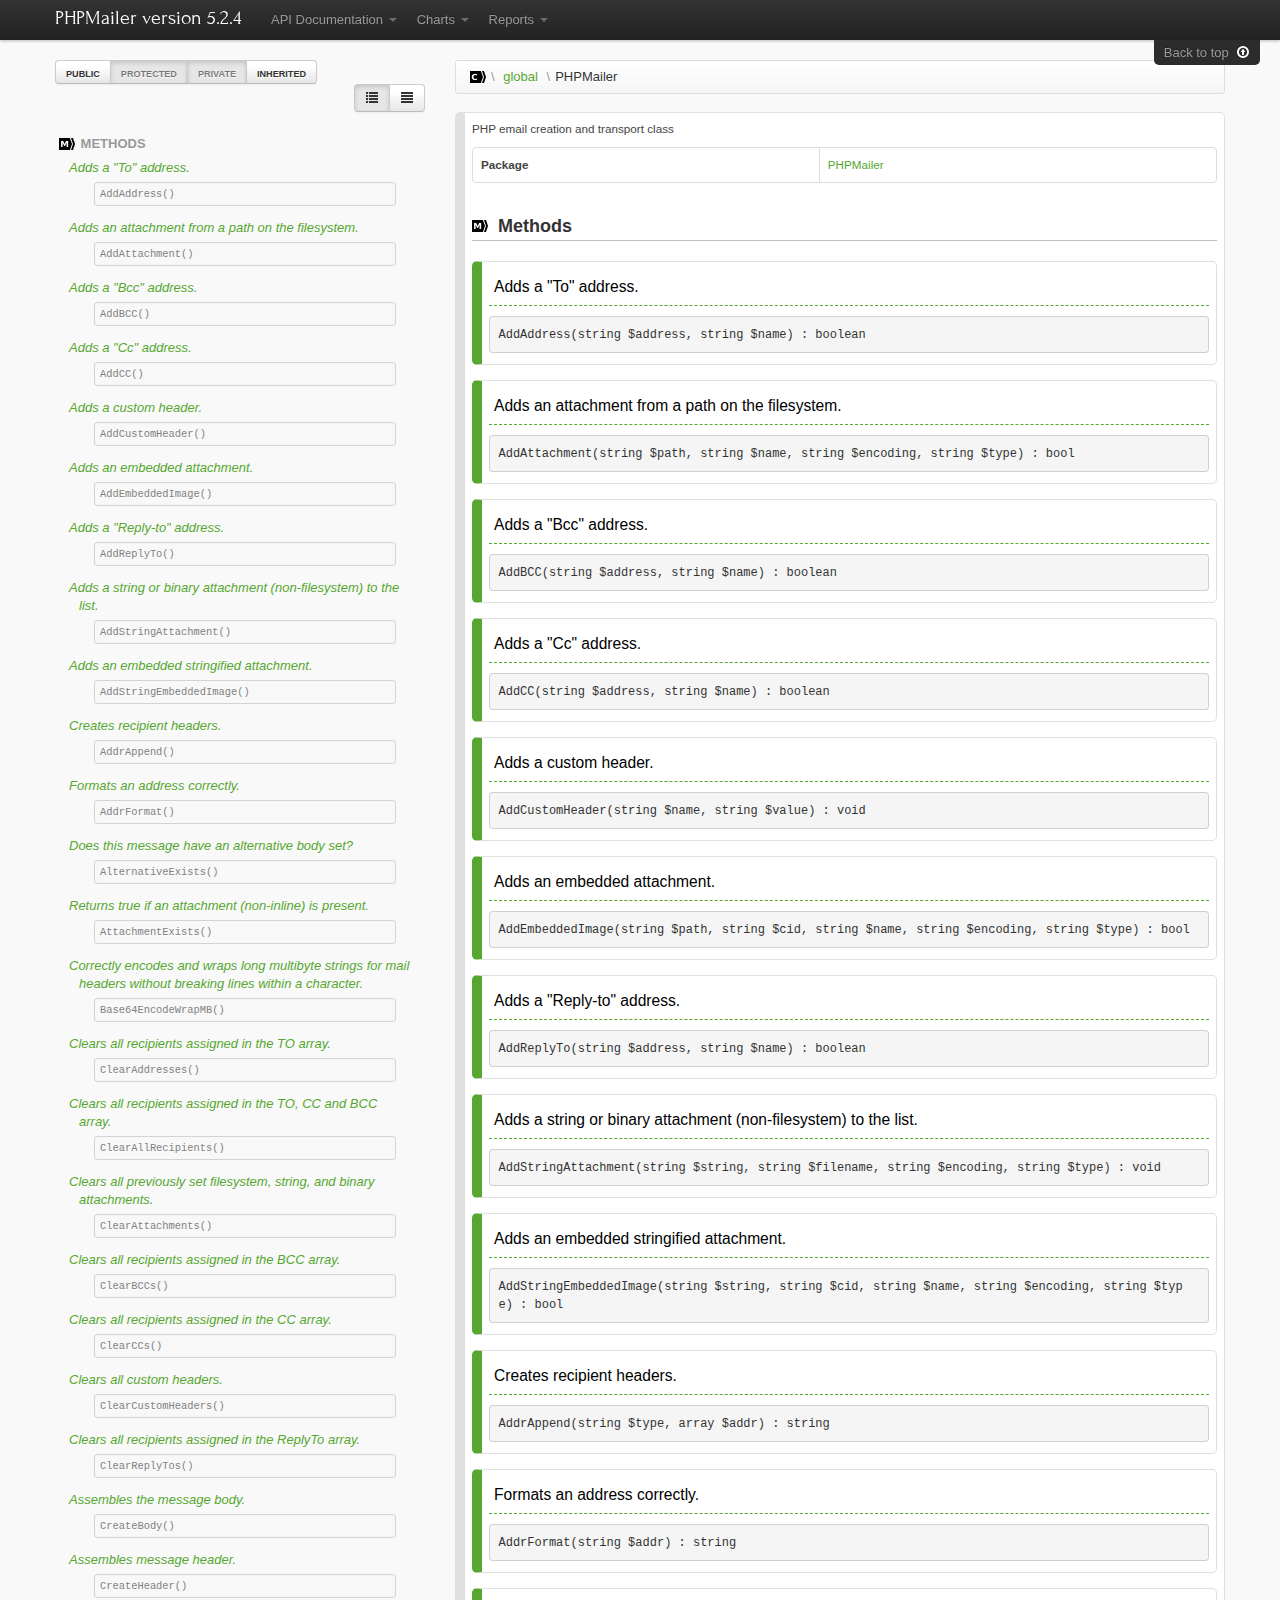
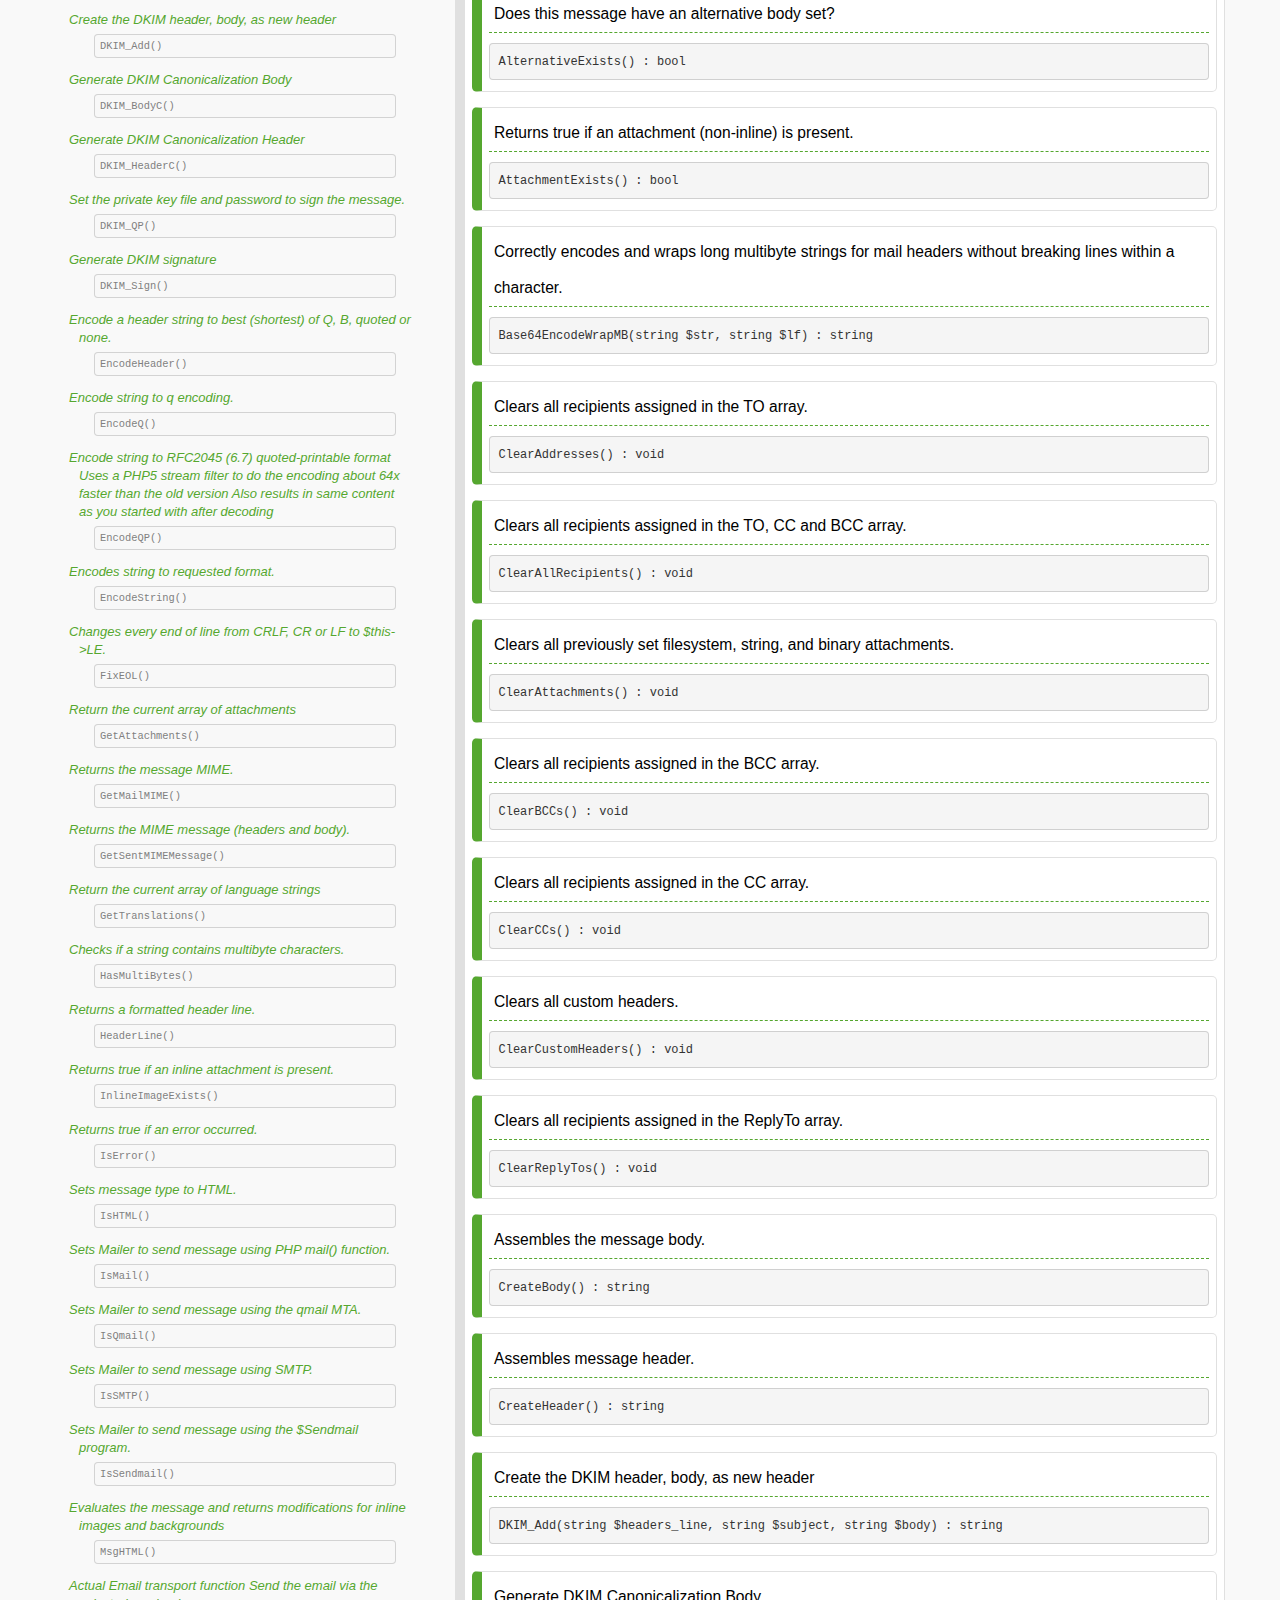
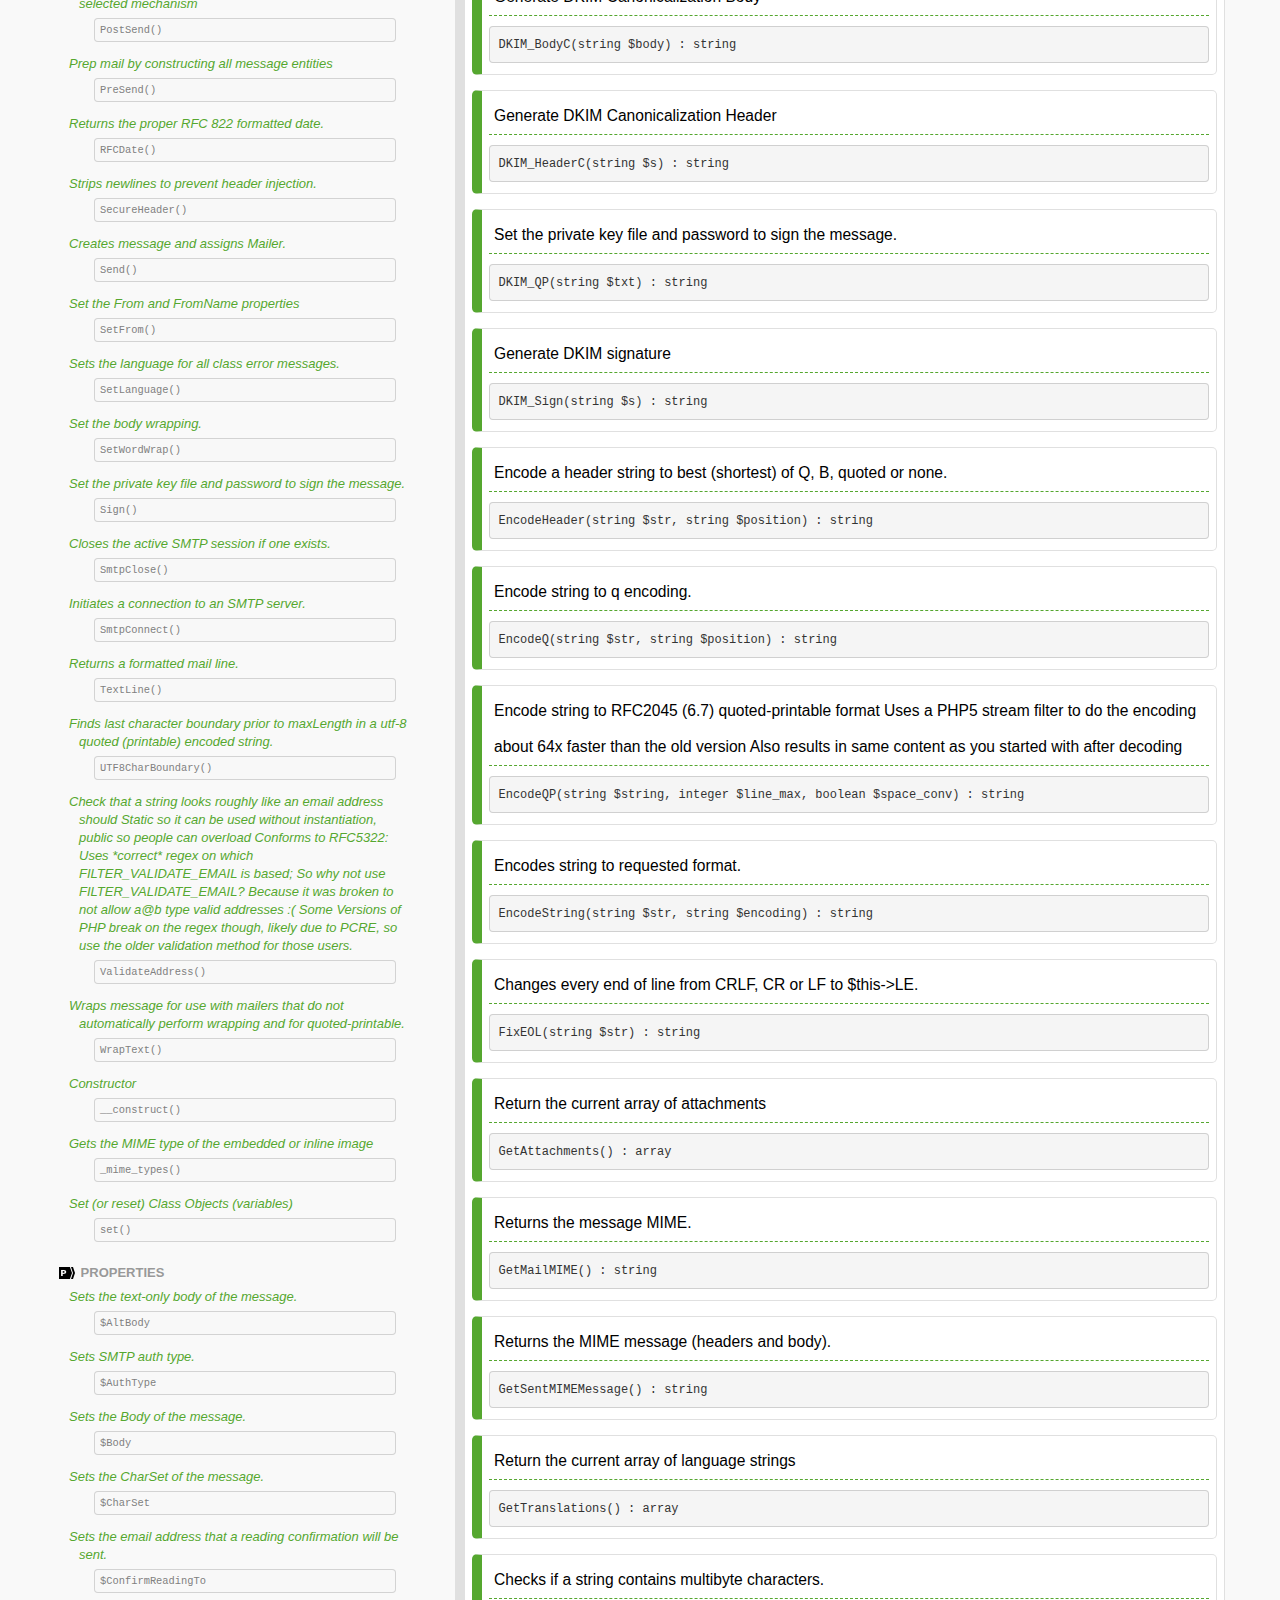
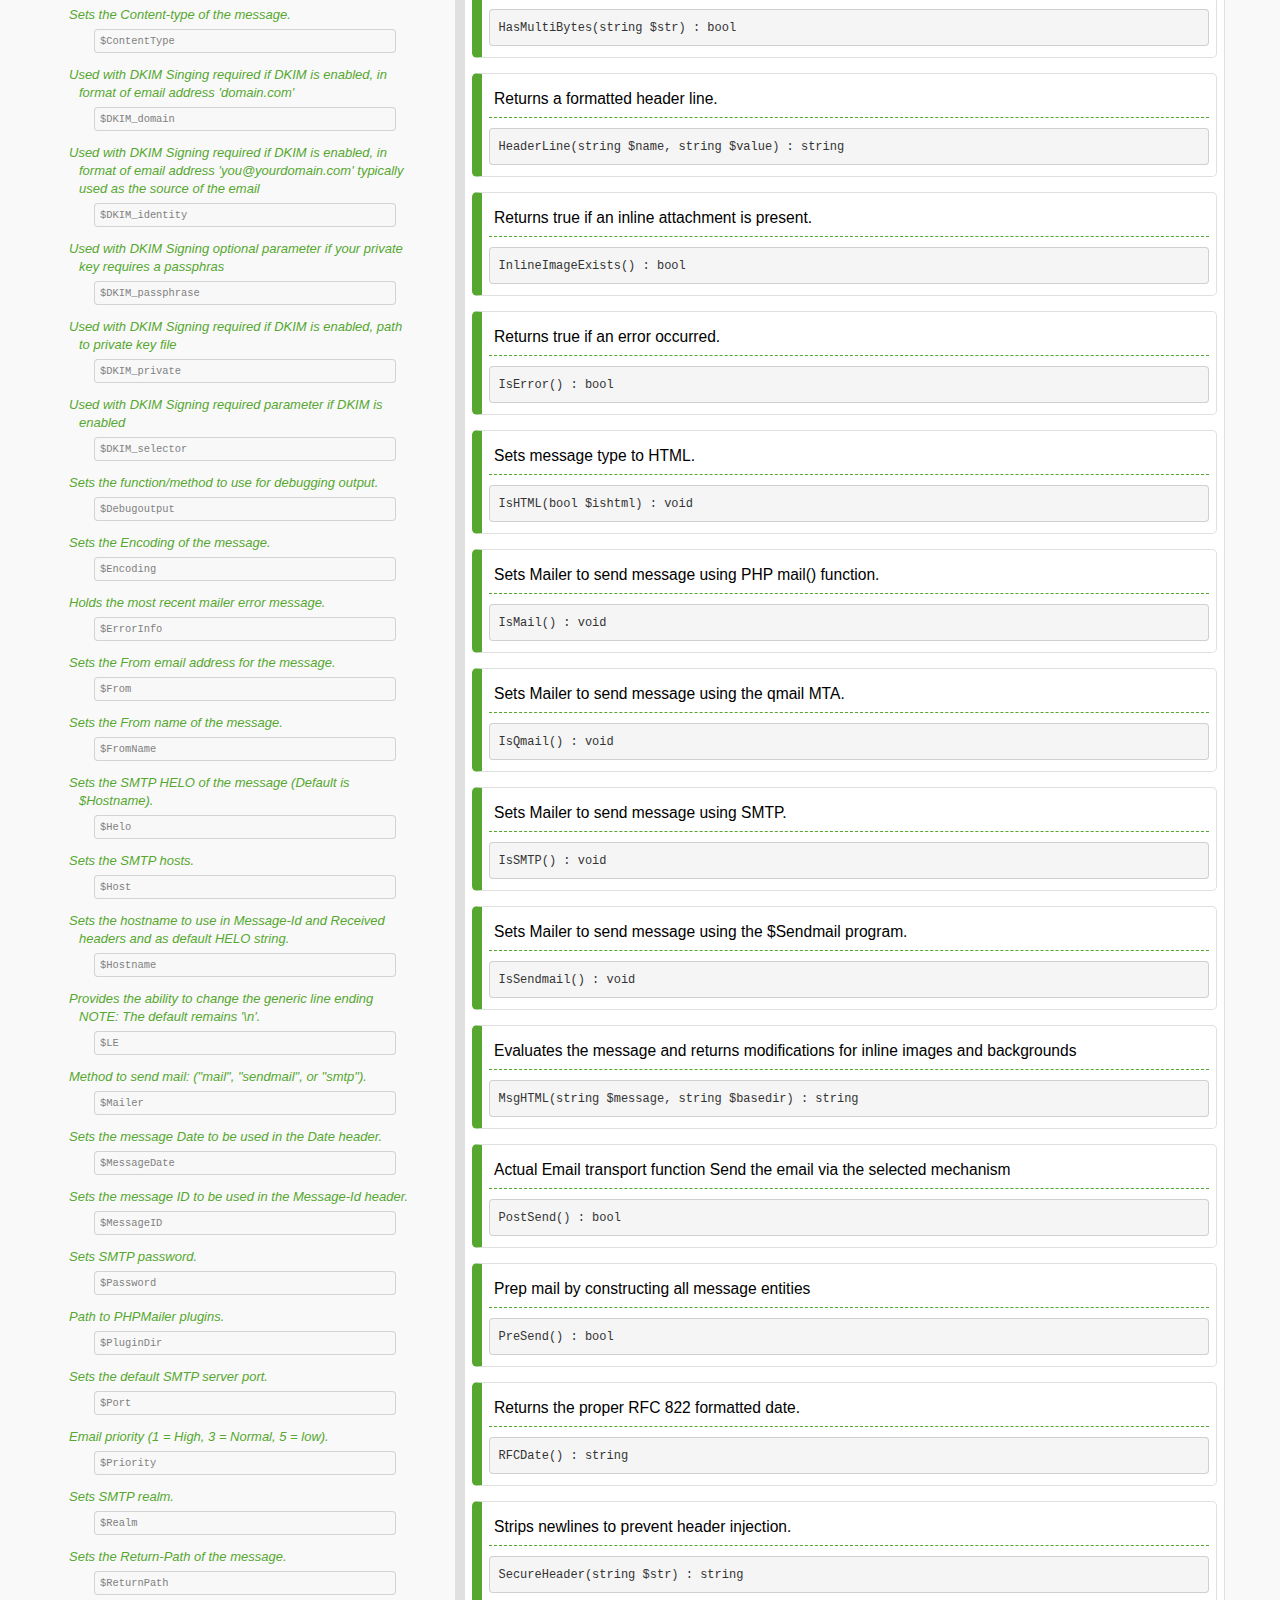
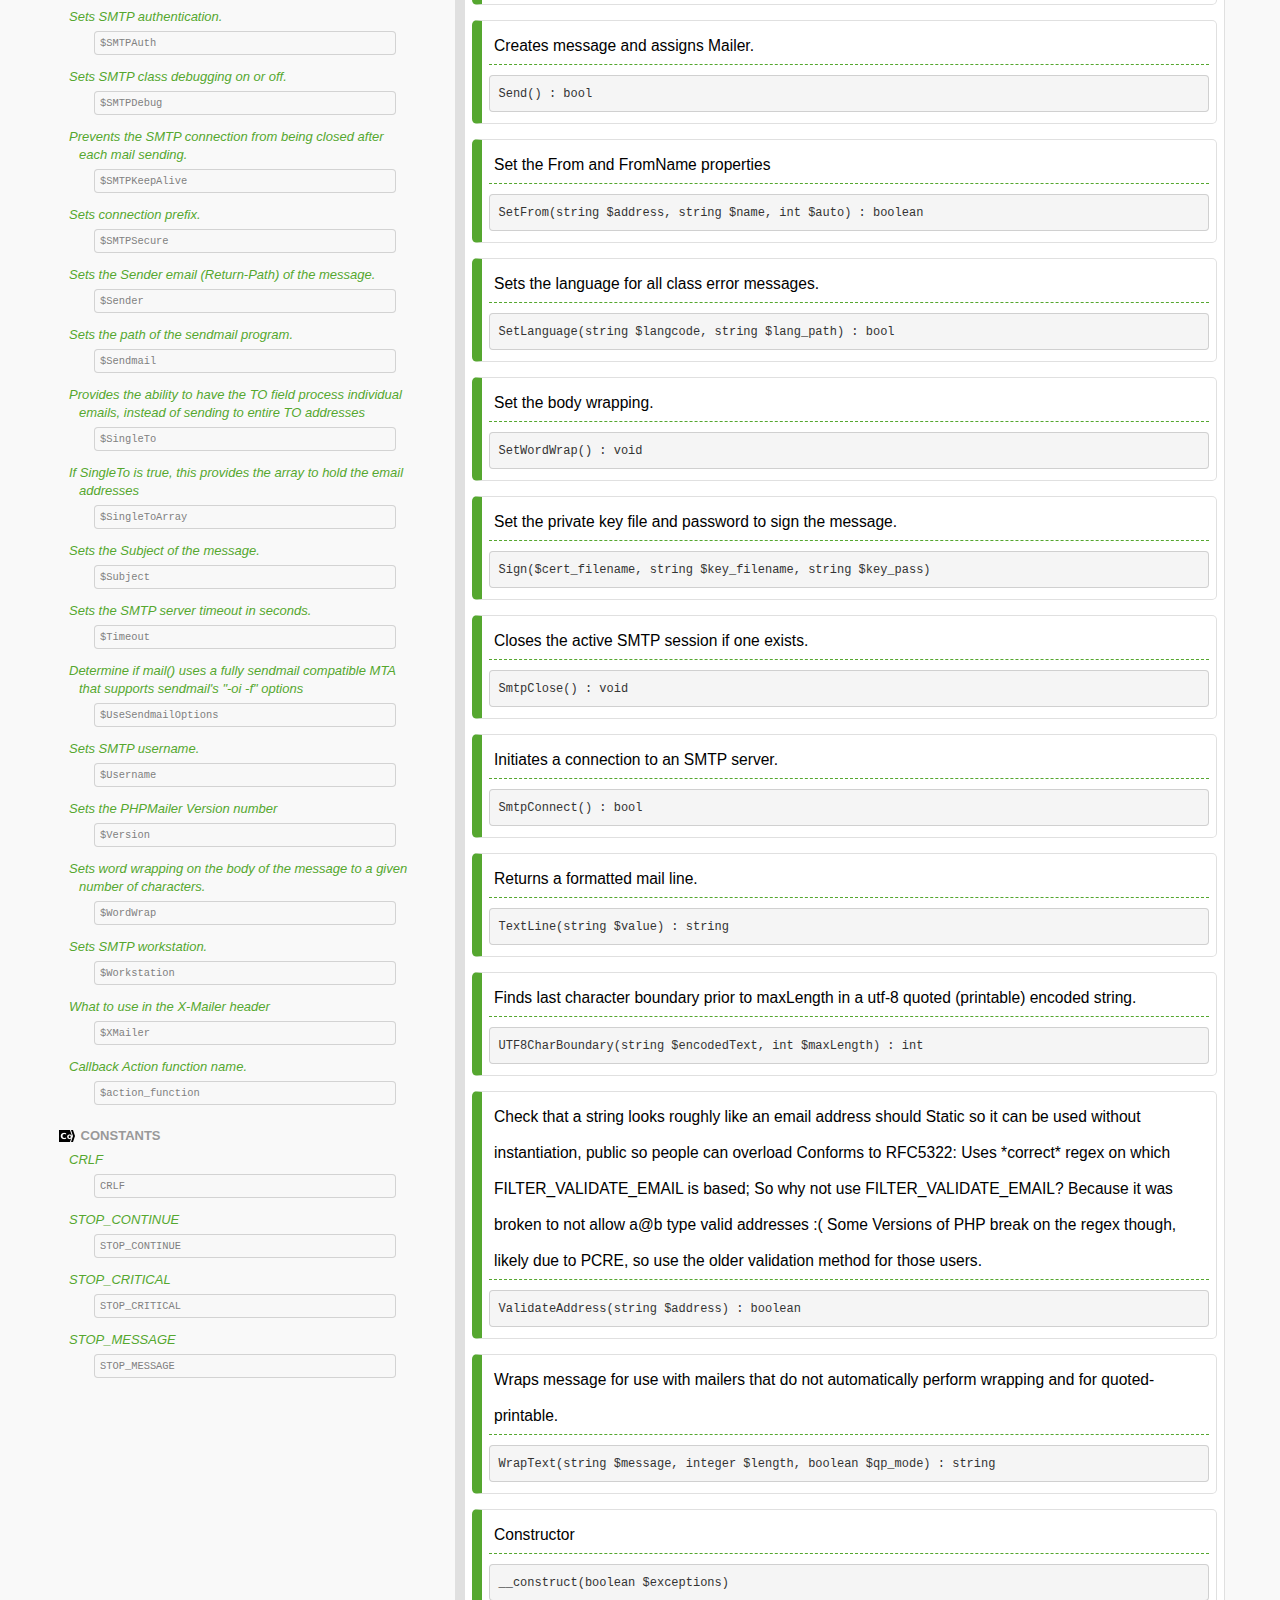
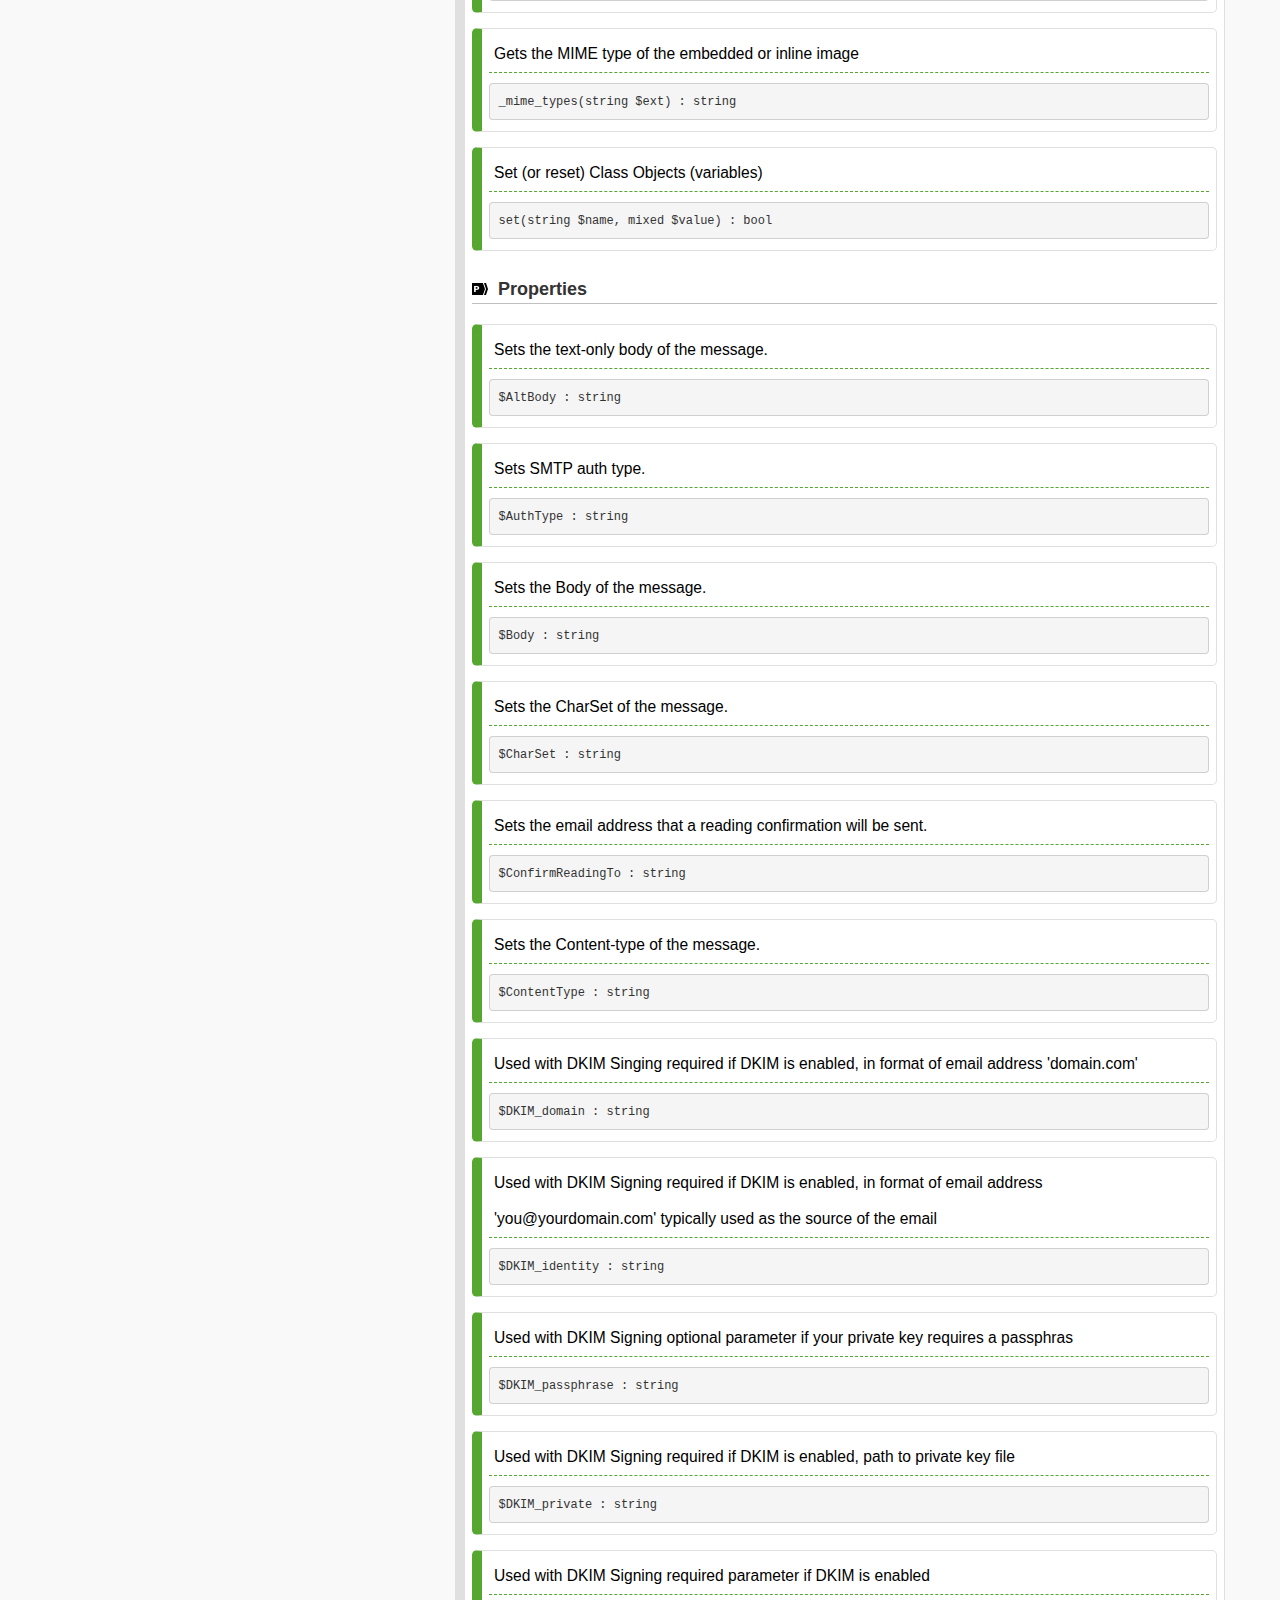
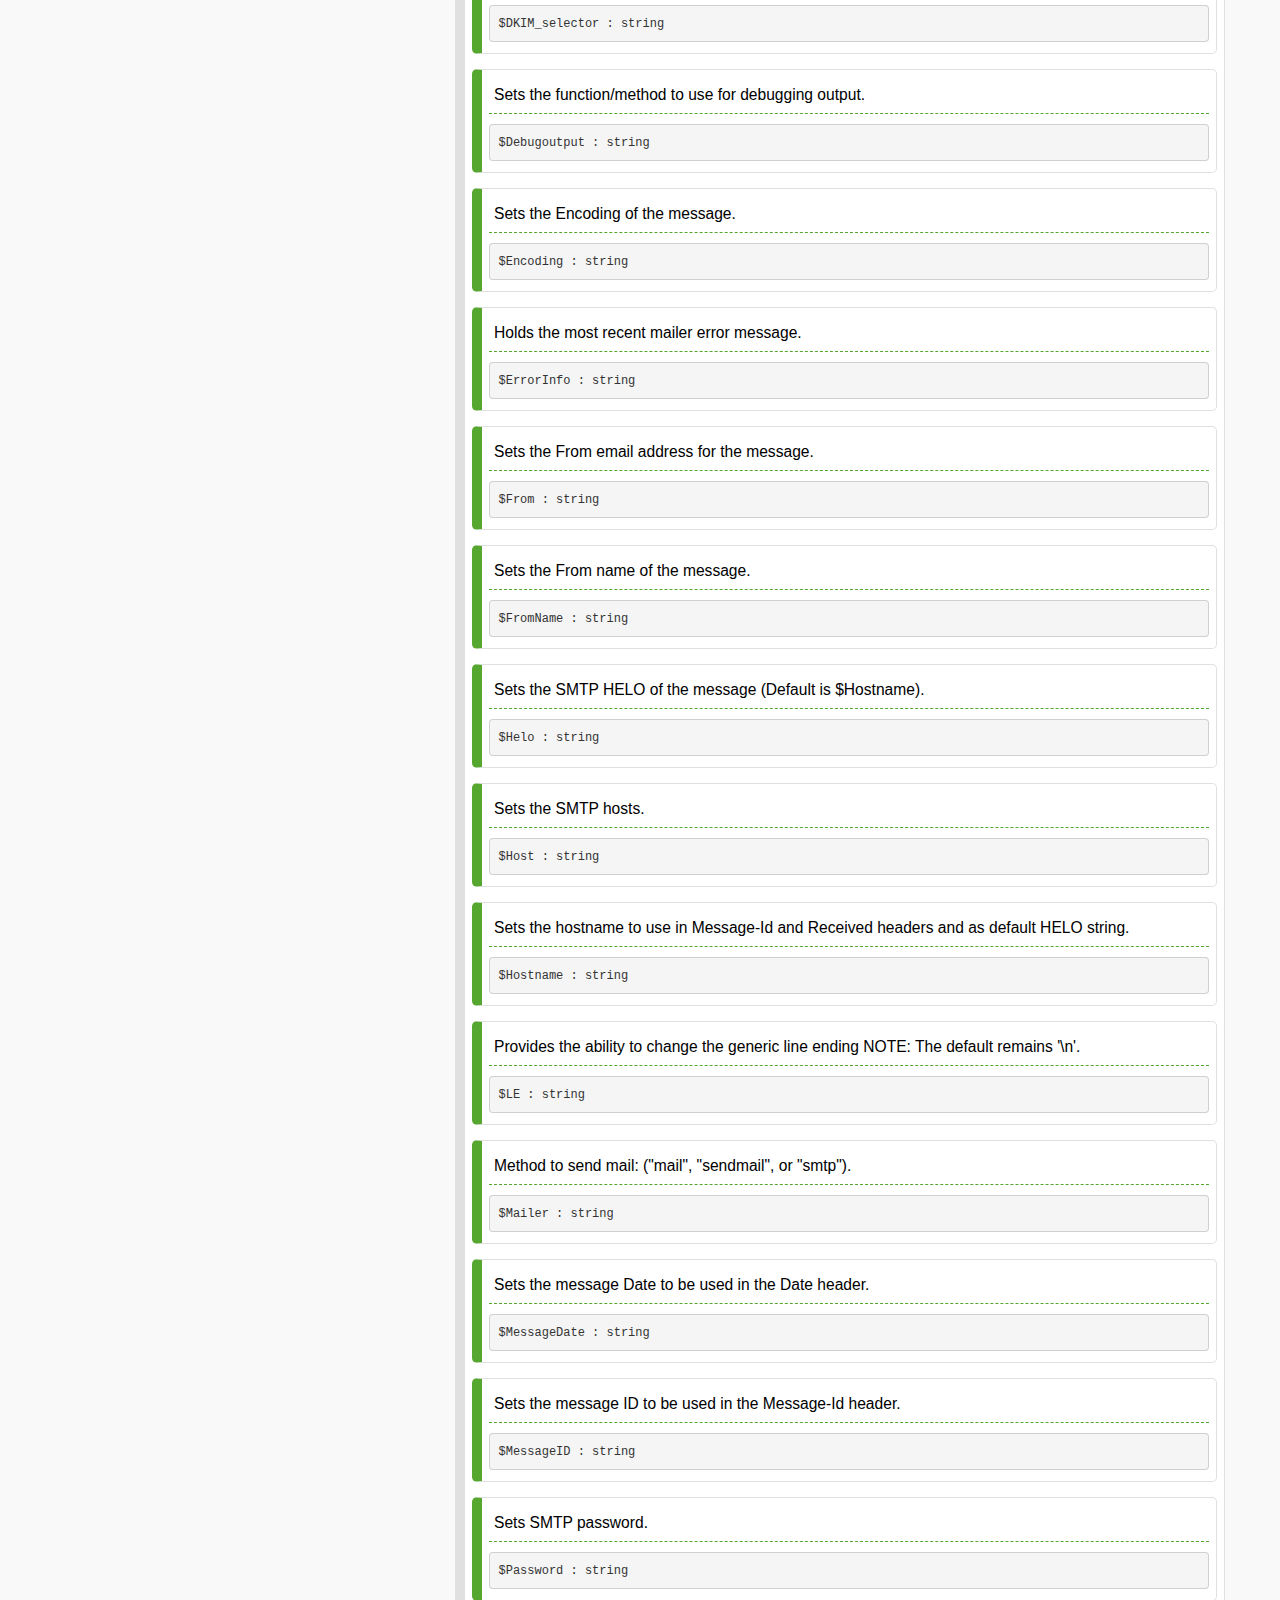
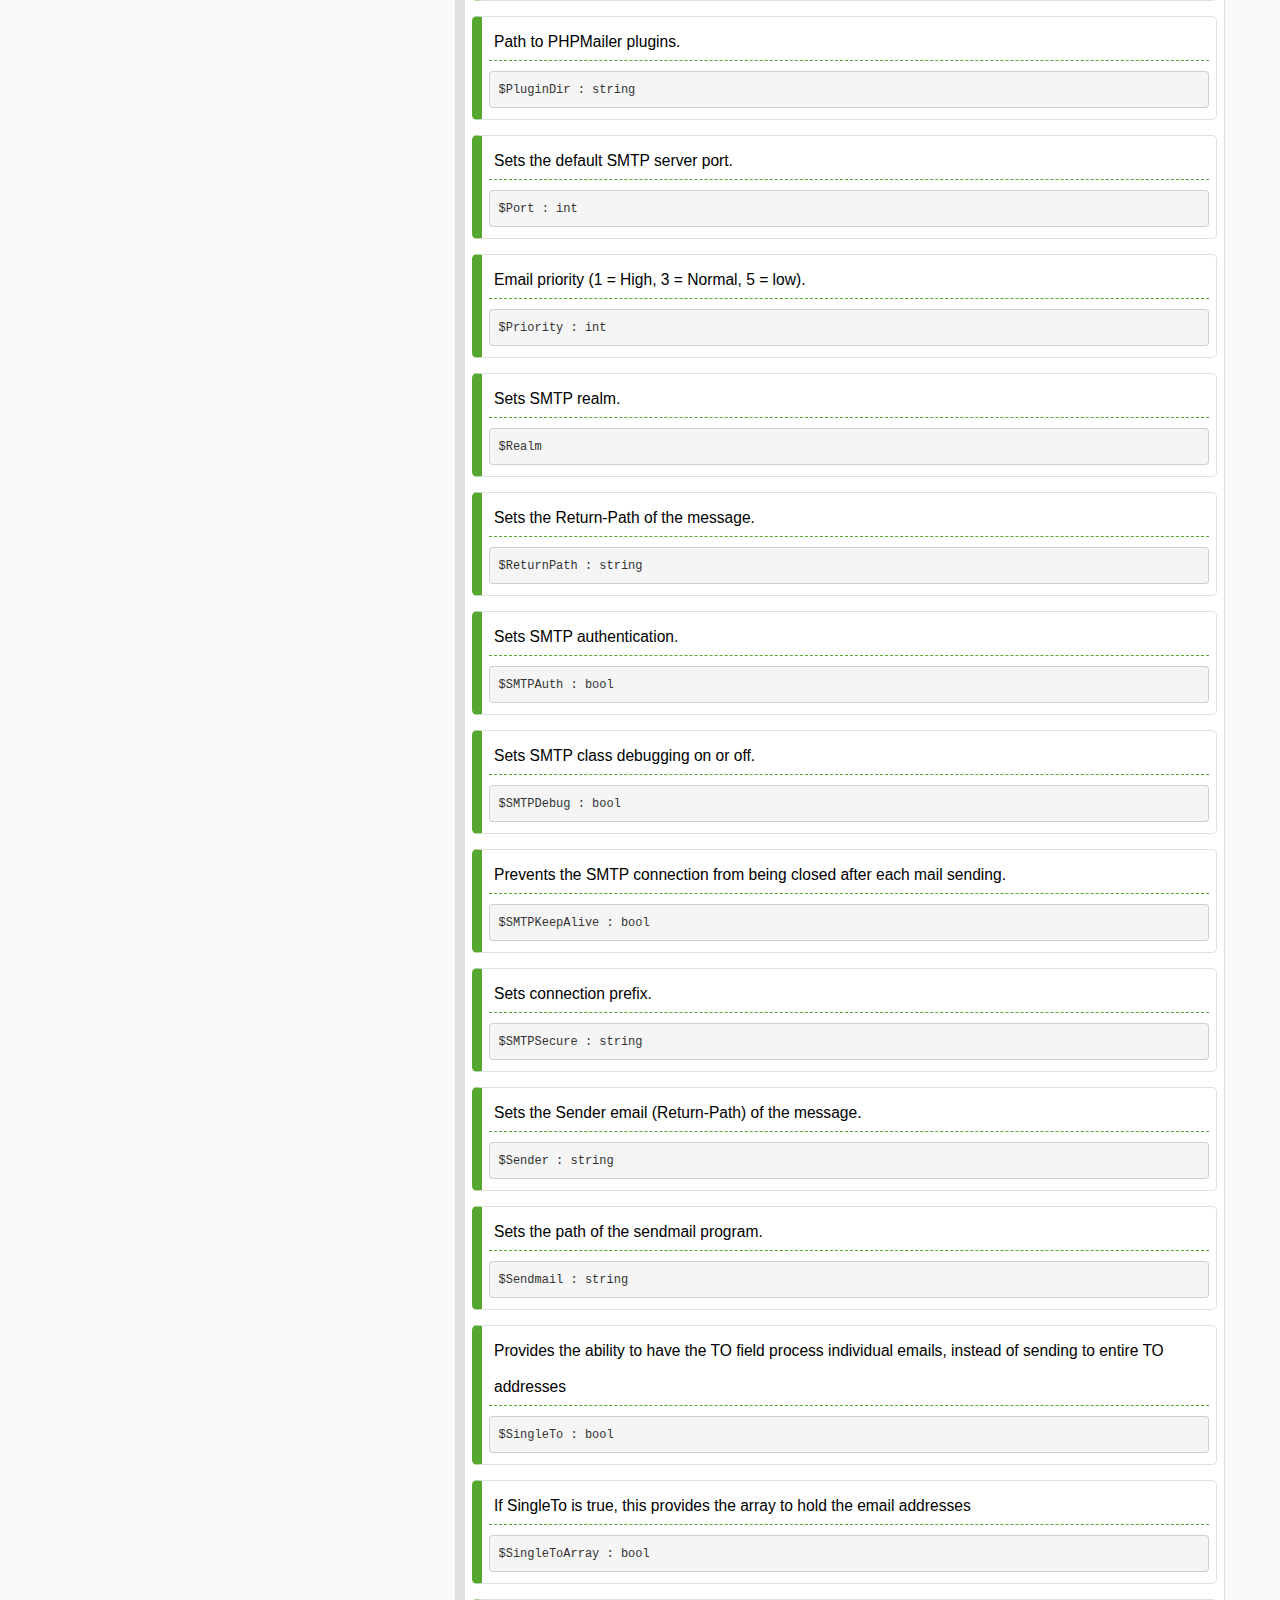
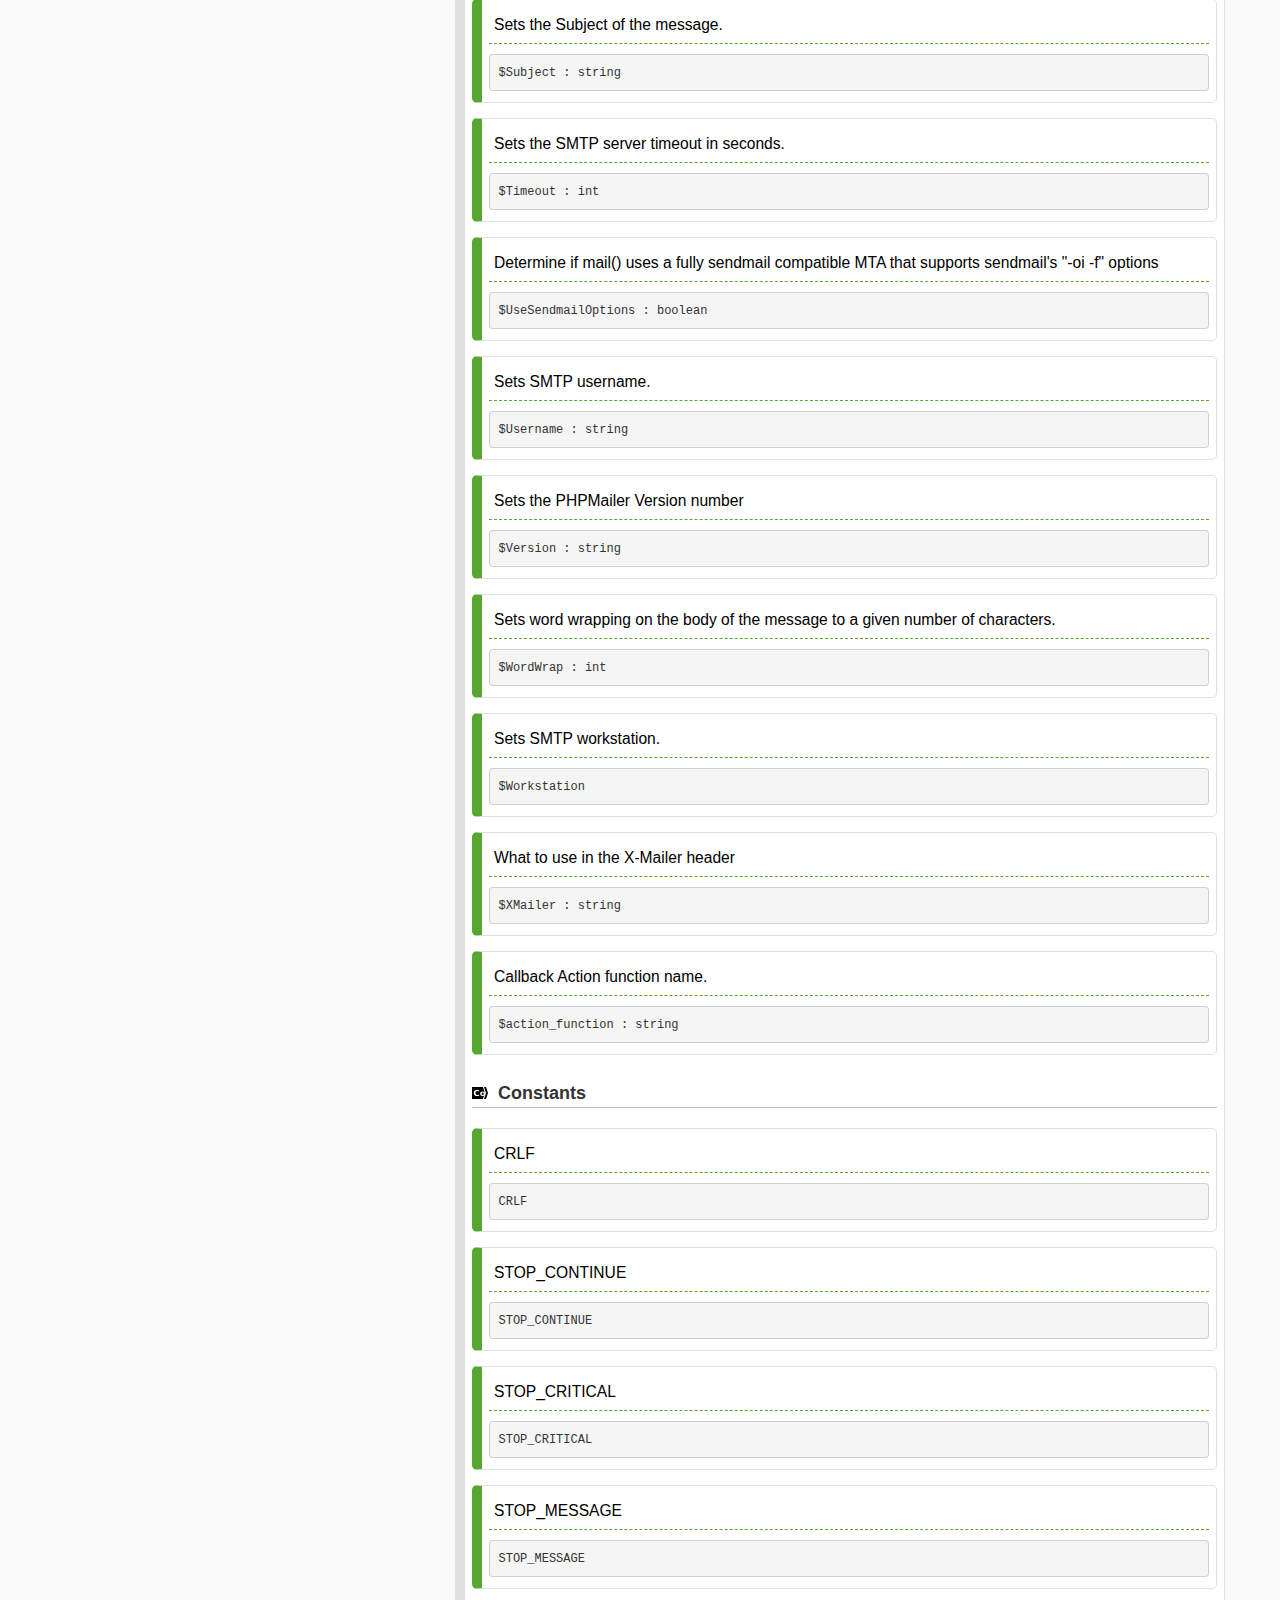
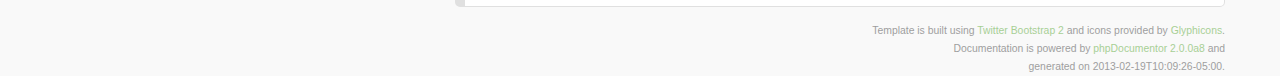
<file: phpmailer/docs/phpdoc/classes/PHPMailer.html>
<!DOCTYPE html><html xmlns:date="http://exslt.org/dates-and-times" lang="en">
<head>
<meta http-equiv="Content-Type" content="text/html; charset=UTF-8">
<meta name="viewport" content="width=device-width; initial-scale=1.0; maximum-scale=1.0; user-scalable=0;">
<meta charset="utf-8">
<title>PHPMailer version 5.2.4 » \PHPMailer</title>
<meta name="author" content="Mike van Riel">
<meta name="description" content="">
<link href="../css/template.css" rel="stylesheet" media="all">
<script src="../js/jquery-1.7.1.min.js" type="text/javascript"></script><script src="../js/jquery-ui-1.8.2.custom.min.js" type="text/javascript"></script><script src="../js/jquery.mousewheel.min.js" type="text/javascript"></script><script src="../js/bootstrap.js" type="text/javascript"></script><script src="../js/template.js" type="text/javascript"></script><script src="../js/prettify/prettify.min.js" type="text/javascript"></script><link rel="shortcut icon" href="../img/favicon.ico">
<link rel="apple-touch-icon" href="../img/apple-touch-icon.png">
<link rel="apple-touch-icon" sizes="72x72" href="../img/apple-touch-icon-72x72.png">
<link rel="apple-touch-icon" sizes="114x114" href="../img/apple-touch-icon-114x114.png">
</head>
<body>
<div class="navbar navbar-fixed-top">
<div class="navbar-inner"><div class="container">
<a class="btn btn-navbar" data-toggle="collapse" data-target=".nav-collapse"><span class="icon-bar"></span><span class="icon-bar"></span><span class="icon-bar"></span></a><a class="brand" href="../index.html">PHPMailer version 5.2.4</a><div class="nav-collapse"><ul class="nav">
<li class="dropdown">
<a href="#api" class="dropdown-toggle" data-toggle="dropdown">
                                    API Documentation <b class="caret"></b></a><ul class="dropdown-menu"></ul>
</li>
<li class="dropdown" id="charts-menu">
<a href="#charts" class="dropdown-toggle" data-toggle="dropdown">
                                    Charts <b class="caret"></b></a><ul class="dropdown-menu"><li><a href="../graph_class.html"><i class="icon-list-alt"></i> Class hierarchy diagram</a></li></ul>
</li>
<li class="dropdown" id="reports-menu">
<a href="#reports" class="dropdown-toggle" data-toggle="dropdown">
                                    Reports <b class="caret"></b></a><ul class="dropdown-menu">
<li><a href="../errors.html"><i class="icon-remove-sign"></i> Errors 
                <span class="label label-info">22</span></a></li>
<li><a href="../markers.html"><i class="icon-map-marker"></i> Markers 
                <ul><li>todo 
                <span class="label label-info">2</span>
</li></ul></a></li>
<li><a href="../deprecated.html"><i class="icon-stop"></i> Deprecated elements 
                <span class="label label-info">0</span></a></li>
</ul>
</li>
</ul></div>
</div></div>
<div class="go_to_top"><a href="#___" style="color: inherit">Back to top  <i class="icon-upload icon-white"></i></a></div>
</div>
<div id="___" class="container">
<noscript><div class="alert alert-warning">
                            Javascript is disabled; several features are only available
                            if Javascript is enabled.
                        </div></noscript>
<div class="row">
<div class="span4">
<span class="btn-group visibility" data-toggle="buttons-checkbox"><button class="btn public active" title="Show public elements">Public</button><button class="btn protected" title="Show protected elements">Protected</button><button class="btn private" title="Show private elements">Private</button><button class="btn inherited active" title="Show inherited elements">Inherited</button></span><div class="btn-group view pull-right" data-toggle="buttons-radio">
<button class="btn details" title="Show descriptions and method names"><i class="icon-list"></i></button><button class="btn simple" title="Show only method names"><i class="icon-align-justify"></i></button>
</div>
<ul class="side-nav nav nav-list">
<li class="nav-header">
<i class="icon-custom icon-method"></i> Methods</li>
<li class="method public "><a href="#AddAddress" title='AddAddress :: Adds a "To" address.'><span class="description">Adds a "To" address.</span><pre>AddAddress()</pre></a></li>
<li class="method public "><a href="#AddAttachment" title="AddAttachment :: Adds an attachment from a path on the filesystem."><span class="description">Adds an attachment from a path on the filesystem.</span><pre>AddAttachment()</pre></a></li>
<li class="method public "><a href="#AddBCC" title='AddBCC :: Adds a "Bcc" address.'><span class="description">Adds a "Bcc" address.</span><pre>AddBCC()</pre></a></li>
<li class="method public "><a href="#AddCC" title='AddCC :: Adds a "Cc" address.'><span class="description">Adds a "Cc" address.</span><pre>AddCC()</pre></a></li>
<li class="method public "><a href="#AddCustomHeader" title="AddCustomHeader :: Adds a custom header."><span class="description">Adds a custom header.</span><pre>AddCustomHeader()</pre></a></li>
<li class="method public "><a href="#AddEmbeddedImage" title="AddEmbeddedImage :: Adds an embedded attachment."><span class="description">Adds an embedded attachment.</span><pre>AddEmbeddedImage()</pre></a></li>
<li class="method public "><a href="#AddReplyTo" title='AddReplyTo :: Adds a "Reply-to" address.'><span class="description">Adds a "Reply-to" address.</span><pre>AddReplyTo()</pre></a></li>
<li class="method public "><a href="#AddStringAttachment" title="AddStringAttachment :: Adds a string or binary attachment (non-filesystem) to the list."><span class="description">Adds a string or binary attachment (non-filesystem) to the list.</span><pre>AddStringAttachment()</pre></a></li>
<li class="method public "><a href="#AddStringEmbeddedImage" title="AddStringEmbeddedImage :: Adds an embedded stringified attachment."><span class="description">Adds an embedded stringified attachment.</span><pre>AddStringEmbeddedImage()</pre></a></li>
<li class="method public "><a href="#AddrAppend" title="AddrAppend :: Creates recipient headers."><span class="description">Creates recipient headers.</span><pre>AddrAppend()</pre></a></li>
<li class="method public "><a href="#AddrFormat" title="AddrFormat :: Formats an address correctly."><span class="description">Formats an address correctly.</span><pre>AddrFormat()</pre></a></li>
<li class="method public "><a href="#AlternativeExists" title="AlternativeExists :: Does this message have an alternative body set?"><span class="description">Does this message have an alternative body set?</span><pre>AlternativeExists()</pre></a></li>
<li class="method public "><a href="#AttachmentExists" title="AttachmentExists :: Returns true if an attachment (non-inline) is present."><span class="description">Returns true if an attachment (non-inline) is present.</span><pre>AttachmentExists()</pre></a></li>
<li class="method public "><a href="#Base64EncodeWrapMB" title="Base64EncodeWrapMB :: Correctly encodes and wraps long multibyte strings for mail headers
without breaking lines within a character."><span class="description">Correctly encodes and wraps long multibyte strings for mail headers
without breaking lines within a character.</span><pre>Base64EncodeWrapMB()</pre></a></li>
<li class="method public "><a href="#ClearAddresses" title="ClearAddresses :: Clears all recipients assigned in the TO array."><span class="description">Clears all recipients assigned in the TO array.</span><pre>ClearAddresses()</pre></a></li>
<li class="method public "><a href="#ClearAllRecipients" title="ClearAllRecipients :: Clears all recipients assigned in the TO, CC and BCC
array."><span class="description">Clears all recipients assigned in the TO, CC and BCC
array.</span><pre>ClearAllRecipients()</pre></a></li>
<li class="method public "><a href="#ClearAttachments" title="ClearAttachments :: Clears all previously set filesystem, string, and binary
attachments."><span class="description">Clears all previously set filesystem, string, and binary
attachments.</span><pre>ClearAttachments()</pre></a></li>
<li class="method public "><a href="#ClearBCCs" title="ClearBCCs :: Clears all recipients assigned in the BCC array."><span class="description">Clears all recipients assigned in the BCC array.</span><pre>ClearBCCs()</pre></a></li>
<li class="method public "><a href="#ClearCCs" title="ClearCCs :: Clears all recipients assigned in the CC array."><span class="description">Clears all recipients assigned in the CC array.</span><pre>ClearCCs()</pre></a></li>
<li class="method public "><a href="#ClearCustomHeaders" title="ClearCustomHeaders :: Clears all custom headers."><span class="description">Clears all custom headers.</span><pre>ClearCustomHeaders()</pre></a></li>
<li class="method public "><a href="#ClearReplyTos" title="ClearReplyTos :: Clears all recipients assigned in the ReplyTo array."><span class="description">Clears all recipients assigned in the ReplyTo array.</span><pre>ClearReplyTos()</pre></a></li>
<li class="method public "><a href="#CreateBody" title="CreateBody :: Assembles the message body."><span class="description">Assembles the message body.</span><pre>CreateBody()</pre></a></li>
<li class="method public "><a href="#CreateHeader" title="CreateHeader :: Assembles message header."><span class="description">Assembles message header.</span><pre>CreateHeader()</pre></a></li>
<li class="method public "><a href="#DKIM_Add" title="DKIM_Add :: Create the DKIM header, body, as new header"><span class="description">Create the DKIM header, body, as new header</span><pre>DKIM_Add()</pre></a></li>
<li class="method public "><a href="#DKIM_BodyC" title="DKIM_BodyC :: Generate DKIM Canonicalization Body"><span class="description">Generate DKIM Canonicalization Body</span><pre>DKIM_BodyC()</pre></a></li>
<li class="method public "><a href="#DKIM_HeaderC" title="DKIM_HeaderC :: Generate DKIM Canonicalization Header"><span class="description">Generate DKIM Canonicalization Header</span><pre>DKIM_HeaderC()</pre></a></li>
<li class="method public "><a href="#DKIM_QP" title="DKIM_QP :: Set the private key file and password to sign the message."><span class="description">Set the private key file and password to sign the message.</span><pre>DKIM_QP()</pre></a></li>
<li class="method public "><a href="#DKIM_Sign" title="DKIM_Sign :: Generate DKIM signature"><span class="description">Generate DKIM signature</span><pre>DKIM_Sign()</pre></a></li>
<li class="method public "><a href="#EncodeHeader" title="EncodeHeader :: Encode a header string to best (shortest) of Q, B, quoted or none."><span class="description">Encode a header string to best (shortest) of Q, B, quoted or none.</span><pre>EncodeHeader()</pre></a></li>
<li class="method public "><a href="#EncodeQ" title="EncodeQ :: Encode string to q encoding."><span class="description">Encode string to q encoding.</span><pre>EncodeQ()</pre></a></li>
<li class="method public "><a href="#EncodeQP" title="EncodeQP :: Encode string to RFC2045 (6.7) quoted-printable format
Uses a PHP5 stream filter to do the encoding about 64x faster than the old version
Also results in same content as you started with after decoding"><span class="description">Encode string to RFC2045 (6.7) quoted-printable format
Uses a PHP5 stream filter to do the encoding about 64x faster than the old version
Also results in same content as you started with after decoding</span><pre>EncodeQP()</pre></a></li>
<li class="method public "><a href="#EncodeString" title="EncodeString :: Encodes string to requested format."><span class="description">Encodes string to requested format.</span><pre>EncodeString()</pre></a></li>
<li class="method public "><a href="#FixEOL" title="FixEOL :: Changes every end of line from CRLF, CR or LF to $this-&gt;LE."><span class="description">Changes every end of line from CRLF, CR or LF to $this-&gt;LE.</span><pre>FixEOL()</pre></a></li>
<li class="method public "><a href="#GetAttachments" title="GetAttachments :: Return the current array of attachments"><span class="description">Return the current array of attachments</span><pre>GetAttachments()</pre></a></li>
<li class="method public "><a href="#GetMailMIME" title="GetMailMIME :: Returns the message MIME."><span class="description">Returns the message MIME.</span><pre>GetMailMIME()</pre></a></li>
<li class="method public "><a href="#GetSentMIMEMessage" title="GetSentMIMEMessage :: Returns the MIME message (headers and body)."><span class="description">Returns the MIME message (headers and body).</span><pre>GetSentMIMEMessage()</pre></a></li>
<li class="method public "><a href="#GetTranslations" title="GetTranslations :: Return the current array of language strings"><span class="description">Return the current array of language strings</span><pre>GetTranslations()</pre></a></li>
<li class="method public "><a href="#HasMultiBytes" title="HasMultiBytes :: Checks if a string contains multibyte characters."><span class="description">Checks if a string contains multibyte characters.</span><pre>HasMultiBytes()</pre></a></li>
<li class="method public "><a href="#HeaderLine" title="HeaderLine :: Returns a formatted header line."><span class="description">Returns a formatted header line.</span><pre>HeaderLine()</pre></a></li>
<li class="method public "><a href="#InlineImageExists" title="InlineImageExists :: Returns true if an inline attachment is present."><span class="description">Returns true if an inline attachment is present.</span><pre>InlineImageExists()</pre></a></li>
<li class="method public "><a href="#IsError" title="IsError :: Returns true if an error occurred."><span class="description">Returns true if an error occurred.</span><pre>IsError()</pre></a></li>
<li class="method public "><a href="#IsHTML" title="IsHTML :: Sets message type to HTML."><span class="description">Sets message type to HTML.</span><pre>IsHTML()</pre></a></li>
<li class="method public "><a href="#IsMail" title="IsMail :: Sets Mailer to send message using PHP mail() function."><span class="description">Sets Mailer to send message using PHP mail() function.</span><pre>IsMail()</pre></a></li>
<li class="method public "><a href="#IsQmail" title="IsQmail :: Sets Mailer to send message using the qmail MTA."><span class="description">Sets Mailer to send message using the qmail MTA.</span><pre>IsQmail()</pre></a></li>
<li class="method public "><a href="#IsSMTP" title="IsSMTP :: Sets Mailer to send message using SMTP."><span class="description">Sets Mailer to send message using SMTP.</span><pre>IsSMTP()</pre></a></li>
<li class="method public "><a href="#IsSendmail" title="IsSendmail :: Sets Mailer to send message using the $Sendmail program."><span class="description">Sets Mailer to send message using the $Sendmail program.</span><pre>IsSendmail()</pre></a></li>
<li class="method public "><a href="#MsgHTML" title="MsgHTML :: Evaluates the message and returns modifications for inline images and backgrounds"><span class="description">Evaluates the message and returns modifications for inline images and backgrounds</span><pre>MsgHTML()</pre></a></li>
<li class="method public "><a href="#PostSend" title="PostSend :: Actual Email transport function
Send the email via the selected mechanism"><span class="description">Actual Email transport function
Send the email via the selected mechanism</span><pre>PostSend()</pre></a></li>
<li class="method public "><a href="#PreSend" title="PreSend :: Prep mail by constructing all message entities"><span class="description">Prep mail by constructing all message entities</span><pre>PreSend()</pre></a></li>
<li class="method public "><a href="#RFCDate" title="RFCDate :: Returns the proper RFC 822 formatted date."><span class="description">Returns the proper RFC 822 formatted date.</span><pre>RFCDate()</pre></a></li>
<li class="method public "><a href="#SecureHeader" title="SecureHeader :: Strips newlines to prevent header injection."><span class="description">Strips newlines to prevent header injection.</span><pre>SecureHeader()</pre></a></li>
<li class="method public "><a href="#Send" title="Send :: Creates message and assigns Mailer."><span class="description">Creates message and assigns Mailer.</span><pre>Send()</pre></a></li>
<li class="method public "><a href="#SetFrom" title="SetFrom :: Set the From and FromName properties"><span class="description">Set the From and FromName properties</span><pre>SetFrom()</pre></a></li>
<li class="method public "><a href="#SetLanguage" title="SetLanguage :: Sets the language for all class error messages."><span class="description">Sets the language for all class error messages.</span><pre>SetLanguage()</pre></a></li>
<li class="method public "><a href="#SetWordWrap" title="SetWordWrap :: Set the body wrapping."><span class="description">Set the body wrapping.</span><pre>SetWordWrap()</pre></a></li>
<li class="method public "><a href="#Sign" title="Sign :: Set the private key file and password to sign the message."><span class="description">Set the private key file and password to sign the message.</span><pre>Sign()</pre></a></li>
<li class="method public "><a href="#SmtpClose" title="SmtpClose :: Closes the active SMTP session if one exists."><span class="description">Closes the active SMTP session if one exists.</span><pre>SmtpClose()</pre></a></li>
<li class="method public "><a href="#SmtpConnect" title="SmtpConnect :: Initiates a connection to an SMTP server."><span class="description">Initiates a connection to an SMTP server.</span><pre>SmtpConnect()</pre></a></li>
<li class="method public "><a href="#TextLine" title="TextLine :: Returns a formatted mail line."><span class="description">Returns a formatted mail line.</span><pre>TextLine()</pre></a></li>
<li class="method public "><a href="#UTF8CharBoundary" title="UTF8CharBoundary :: Finds last character boundary prior to maxLength in a utf-8
quoted (printable) encoded string."><span class="description">Finds last character boundary prior to maxLength in a utf-8
quoted (printable) encoded string.</span><pre>UTF8CharBoundary()</pre></a></li>
<li class="method public "><a href="#ValidateAddress" title="ValidateAddress :: Check that a string looks roughly like an email address should
Static so it can be used without instantiation, public so people can overload
Conforms to RFC5322: Uses *correct* regex on which FILTER_VALIDATE_EMAIL is
based; So why not use FILTER_VALIDATE_EMAIL? Because it was broken to
not allow a@b type valid addresses :(
Some Versions of PHP break on the regex though, likely due to PCRE, so use
the older validation method for those users."><span class="description">Check that a string looks roughly like an email address should
Static so it can be used without instantiation, public so people can overload
Conforms to RFC5322: Uses *correct* regex on which FILTER_VALIDATE_EMAIL is
based; So why not use FILTER_VALIDATE_EMAIL? Because it was broken to
not allow a@b type valid addresses :(
Some Versions of PHP break on the regex though, likely due to PCRE, so use
the older validation method for those users.</span><pre>ValidateAddress()</pre></a></li>
<li class="method public "><a href="#WrapText" title="WrapText :: Wraps message for use with mailers that do not
automatically perform wrapping and for quoted-printable."><span class="description">Wraps message for use with mailers that do not
automatically perform wrapping and for quoted-printable.</span><pre>WrapText()</pre></a></li>
<li class="method public "><a href="#__construct" title="__construct :: Constructor"><span class="description">Constructor</span><pre>__construct()</pre></a></li>
<li class="method public "><a href="#_mime_types" title="_mime_types :: Gets the MIME type of the embedded or inline image"><span class="description">Gets the MIME type of the embedded or inline image</span><pre>_mime_types()</pre></a></li>
<li class="method public "><a href="#set" title="set :: Set (or reset) Class Objects (variables)"><span class="description">Set (or reset) Class Objects (variables)</span><pre>set()</pre></a></li>
<li class="nav-header protected">» Protected</li>
<li class="method protected "><a href="#AddAnAddress" title="AddAnAddress :: Adds an address to one of the recipient arrays
Addresses that have been added already return false, but do not throw exceptions"><span class="description">Adds an address to one of the recipient arrays
Addresses that have been added already return false, but do not throw exceptions</span><pre>AddAnAddress()</pre></a></li>
<li class="method protected "><a href="#AttachAll" title="AttachAll :: Attaches all fs, string, and binary attachments to the message."><span class="description">Attaches all fs, string, and binary attachments to the message.</span><pre>AttachAll()</pre></a></li>
<li class="method protected "><a href="#EncodeFile" title="EncodeFile :: Encodes attachment in requested format."><span class="description">Encodes attachment in requested format.</span><pre>EncodeFile()</pre></a></li>
<li class="method protected "><a href="#EndBoundary" title="EndBoundary :: Returns the end of a message boundary."><span class="description">Returns the end of a message boundary.</span><pre>EndBoundary()</pre></a></li>
<li class="method protected "><a href="#GetBoundary" title="GetBoundary :: Returns the start of a message boundary."><span class="description">Returns the start of a message boundary.</span><pre>GetBoundary()</pre></a></li>
<li class="method protected "><a href="#Lang" title="Lang :: Returns a message in the appropriate language."><span class="description">Returns a message in the appropriate language.</span><pre>Lang()</pre></a></li>
<li class="method protected "><a href="#MailSend" title="MailSend :: Sends mail using the PHP mail() function."><span class="description">Sends mail using the PHP mail() function.</span><pre>MailSend()</pre></a></li>
<li class="method protected "><a href="#SendmailSend" title="SendmailSend :: Sends mail using the $Sendmail program."><span class="description">Sends mail using the $Sendmail program.</span><pre>SendmailSend()</pre></a></li>
<li class="method protected "><a href="#ServerHostname" title="ServerHostname :: Returns the server hostname or 'localhost.localdomain' if unknown."><span class="description">Returns the server hostname or 'localhost.localdomain' if unknown.</span><pre>ServerHostname()</pre></a></li>
<li class="method protected "><a href="#SetError" title="SetError :: Adds the error message to the error container."><span class="description">Adds the error message to the error container.</span><pre>SetError()</pre></a></li>
<li class="method protected "><a href="#SetMessageType" title="SetMessageType :: Sets the message type."><span class="description">Sets the message type.</span><pre>SetMessageType()</pre></a></li>
<li class="method protected "><a href="#SmtpSend" title="SmtpSend :: Sends mail via SMTP using PhpSMTP
Returns false if there is a bad MAIL FROM, RCPT, or DATA input."><span class="description">Sends mail via SMTP using PhpSMTP
Returns false if there is a bad MAIL FROM, RCPT, or DATA input.</span><pre>SmtpSend()</pre></a></li>
<li class="method protected "><a href="#doCallback" title="doCallback :: Perform callback"><span class="description">Perform callback</span><pre>doCallback()</pre></a></li>
<li class="nav-header private">» Private</li>
<li class="method private "><a href="#edebug" title="edebug :: Outputs debugging info via user-defined method"><span class="description">Outputs debugging info via user-defined method</span><pre>edebug()</pre></a></li>
<li class="method private "><a href="#mail_passthru" title="mail_passthru :: Calls actual mail() function, but in a safe_mode aware fashion
Also, unless sendmail_path points to sendmail (or something that
claims to be sendmail), don't pass params (not a perfect fix,
but it will do)"><span class="description">Calls actual mail() function, but in a safe_mode aware fashion
Also, unless sendmail_path points to sendmail (or something that
claims to be sendmail), don't pass params (not a perfect fix,
but it will do)</span><pre>mail_passthru()</pre></a></li>
<li class="nav-header">
<i class="icon-custom icon-property"></i> Properties</li>
<li class="property public "><a href="#%24AltBody" title="$AltBody :: Sets the text-only body of the message."><span class="description">Sets the text-only body of the message.</span><pre>$AltBody</pre></a></li>
<li class="property public "><a href="#%24AuthType" title="$AuthType :: Sets SMTP auth type."><span class="description">Sets SMTP auth type.</span><pre>$AuthType</pre></a></li>
<li class="property public "><a href="#%24Body" title="$Body :: Sets the Body of the message."><span class="description">Sets the Body of the message.</span><pre>$Body</pre></a></li>
<li class="property public "><a href="#%24CharSet" title="$CharSet :: Sets the CharSet of the message."><span class="description">Sets the CharSet of the message.</span><pre>$CharSet</pre></a></li>
<li class="property public "><a href="#%24ConfirmReadingTo" title="$ConfirmReadingTo :: Sets the email address that a reading confirmation will be sent."><span class="description">Sets the email address that a reading confirmation will be sent.</span><pre>$ConfirmReadingTo</pre></a></li>
<li class="property public "><a href="#%24ContentType" title="$ContentType :: Sets the Content-type of the message."><span class="description">Sets the Content-type of the message.</span><pre>$ContentType</pre></a></li>
<li class="property public "><a href="#%24DKIM_domain" title="$DKIM_domain :: Used with DKIM Singing
required if DKIM is enabled, in format of email address 'domain.com'"><span class="description">Used with DKIM Singing
required if DKIM is enabled, in format of email address 'domain.com'</span><pre>$DKIM_domain</pre></a></li>
<li class="property public "><a href="#%24DKIM_identity" title="$DKIM_identity :: Used with DKIM Signing
required if DKIM is enabled, in format of email address 'you@yourdomain.com' typically used as the source of the email"><span class="description">Used with DKIM Signing
required if DKIM is enabled, in format of email address 'you@yourdomain.com' typically used as the source of the email</span><pre>$DKIM_identity</pre></a></li>
<li class="property public "><a href="#%24DKIM_passphrase" title="$DKIM_passphrase :: Used with DKIM Signing
optional parameter if your private key requires a passphras"><span class="description">Used with DKIM Signing
optional parameter if your private key requires a passphras</span><pre>$DKIM_passphrase</pre></a></li>
<li class="property public "><a href="#%24DKIM_private" title="$DKIM_private :: Used with DKIM Signing
required if DKIM is enabled, path to private key file"><span class="description">Used with DKIM Signing
required if DKIM is enabled, path to private key file</span><pre>$DKIM_private</pre></a></li>
<li class="property public "><a href="#%24DKIM_selector" title="$DKIM_selector :: Used with DKIM Signing
required parameter if DKIM is enabled"><span class="description">Used with DKIM Signing
required parameter if DKIM is enabled</span><pre>$DKIM_selector</pre></a></li>
<li class="property public "><a href="#%24Debugoutput" title="$Debugoutput :: Sets the function/method to use for debugging output."><span class="description">Sets the function/method to use for debugging output.</span><pre>$Debugoutput</pre></a></li>
<li class="property public "><a href="#%24Encoding" title="$Encoding :: Sets the Encoding of the message."><span class="description">Sets the Encoding of the message.</span><pre>$Encoding</pre></a></li>
<li class="property public "><a href="#%24ErrorInfo" title="$ErrorInfo :: Holds the most recent mailer error message."><span class="description">Holds the most recent mailer error message.</span><pre>$ErrorInfo</pre></a></li>
<li class="property public "><a href="#%24From" title="$From :: Sets the From email address for the message."><span class="description">Sets the From email address for the message.</span><pre>$From</pre></a></li>
<li class="property public "><a href="#%24FromName" title="$FromName :: Sets the From name of the message."><span class="description">Sets the From name of the message.</span><pre>$FromName</pre></a></li>
<li class="property public "><a href="#%24Helo" title="$Helo :: Sets the SMTP HELO of the message (Default is $Hostname)."><span class="description">Sets the SMTP HELO of the message (Default is $Hostname).</span><pre>$Helo</pre></a></li>
<li class="property public "><a href="#%24Host" title="$Host :: Sets the SMTP hosts."><span class="description">Sets the SMTP hosts.</span><pre>$Host</pre></a></li>
<li class="property public "><a href="#%24Hostname" title="$Hostname :: Sets the hostname to use in Message-Id and Received headers
and as default HELO string."><span class="description">Sets the hostname to use in Message-Id and Received headers
and as default HELO string.</span><pre>$Hostname</pre></a></li>
<li class="property public "><a href="#%24LE" title="$LE :: Provides the ability to change the generic line ending
NOTE: The default remains '\n'."><span class="description">Provides the ability to change the generic line ending
NOTE: The default remains '\n'.</span><pre>$LE</pre></a></li>
<li class="property public "><a href="#%24Mailer" title='$Mailer :: Method to send mail: ("mail", "sendmail", or "smtp").'><span class="description">Method to send mail: ("mail", "sendmail", or "smtp").</span><pre>$Mailer</pre></a></li>
<li class="property public "><a href="#%24MessageDate" title="$MessageDate :: Sets the message Date to be used in the Date header."><span class="description">Sets the message Date to be used in the Date header.</span><pre>$MessageDate</pre></a></li>
<li class="property public "><a href="#%24MessageID" title="$MessageID :: Sets the message ID to be used in the Message-Id header."><span class="description">Sets the message ID to be used in the Message-Id header.</span><pre>$MessageID</pre></a></li>
<li class="property public "><a href="#%24Password" title="$Password :: Sets SMTP password."><span class="description">Sets SMTP password.</span><pre>$Password</pre></a></li>
<li class="property public "><a href="#%24PluginDir" title="$PluginDir :: Path to PHPMailer plugins."><span class="description">Path to PHPMailer plugins.</span><pre>$PluginDir</pre></a></li>
<li class="property public "><a href="#%24Port" title="$Port :: Sets the default SMTP server port."><span class="description">Sets the default SMTP server port.</span><pre>$Port</pre></a></li>
<li class="property public "><a href="#%24Priority" title="$Priority :: Email priority (1 = High, 3 = Normal, 5 = low)."><span class="description">Email priority (1 = High, 3 = Normal, 5 = low).</span><pre>$Priority</pre></a></li>
<li class="property public "><a href="#%24Realm" title="$Realm :: Sets SMTP realm."><span class="description">Sets SMTP realm.</span><pre>$Realm</pre></a></li>
<li class="property public "><a href="#%24ReturnPath" title="$ReturnPath :: Sets the Return-Path of the message."><span class="description">Sets the Return-Path of the message.</span><pre>$ReturnPath</pre></a></li>
<li class="property public "><a href="#%24SMTPAuth" title="$SMTPAuth :: Sets SMTP authentication."><span class="description">Sets SMTP authentication.</span><pre>$SMTPAuth</pre></a></li>
<li class="property public "><a href="#%24SMTPDebug" title="$SMTPDebug :: Sets SMTP class debugging on or off."><span class="description">Sets SMTP class debugging on or off.</span><pre>$SMTPDebug</pre></a></li>
<li class="property public "><a href="#%24SMTPKeepAlive" title="$SMTPKeepAlive :: Prevents the SMTP connection from being closed after each mail
sending."><span class="description">Prevents the SMTP connection from being closed after each mail
sending.</span><pre>$SMTPKeepAlive</pre></a></li>
<li class="property public "><a href="#%24SMTPSecure" title="$SMTPSecure :: Sets connection prefix."><span class="description">Sets connection prefix.</span><pre>$SMTPSecure</pre></a></li>
<li class="property public "><a href="#%24Sender" title="$Sender :: Sets the Sender email (Return-Path) of the message."><span class="description">Sets the Sender email (Return-Path) of the message.</span><pre>$Sender</pre></a></li>
<li class="property public "><a href="#%24Sendmail" title="$Sendmail :: Sets the path of the sendmail program."><span class="description">Sets the path of the sendmail program.</span><pre>$Sendmail</pre></a></li>
<li class="property public "><a href="#%24SingleTo" title="$SingleTo :: Provides the ability to have the TO field process individual
emails, instead of sending to entire TO addresses"><span class="description">Provides the ability to have the TO field process individual
emails, instead of sending to entire TO addresses</span><pre>$SingleTo</pre></a></li>
<li class="property public "><a href="#%24SingleToArray" title="$SingleToArray :: If SingleTo is true, this provides the array to hold the email addresses"><span class="description">If SingleTo is true, this provides the array to hold the email addresses</span><pre>$SingleToArray</pre></a></li>
<li class="property public "><a href="#%24Subject" title="$Subject :: Sets the Subject of the message."><span class="description">Sets the Subject of the message.</span><pre>$Subject</pre></a></li>
<li class="property public "><a href="#%24Timeout" title="$Timeout :: Sets the SMTP server timeout in seconds."><span class="description">Sets the SMTP server timeout in seconds.</span><pre>$Timeout</pre></a></li>
<li class="property public "><a href="#%24UseSendmailOptions" title="$UseSendmailOptions :: Determine if mail() uses a fully sendmail compatible MTA that
supports sendmail's &quot;-oi -f&quot; options"><span class="description">Determine if mail() uses a fully sendmail compatible MTA that
supports sendmail's "-oi -f" options</span><pre>$UseSendmailOptions</pre></a></li>
<li class="property public "><a href="#%24Username" title="$Username :: Sets SMTP username."><span class="description">Sets SMTP username.</span><pre>$Username</pre></a></li>
<li class="property public "><a href="#%24Version" title="$Version :: Sets the PHPMailer Version number"><span class="description">Sets the PHPMailer Version number</span><pre>$Version</pre></a></li>
<li class="property public "><a href="#%24WordWrap" title="$WordWrap :: Sets word wrapping on the body of the message to a given number of
characters."><span class="description">Sets word wrapping on the body of the message to a given number of
characters.</span><pre>$WordWrap</pre></a></li>
<li class="property public "><a href="#%24Workstation" title="$Workstation :: Sets SMTP workstation."><span class="description">Sets SMTP workstation.</span><pre>$Workstation</pre></a></li>
<li class="property public "><a href="#%24XMailer" title="$XMailer :: What to use in the X-Mailer header"><span class="description">What to use in the X-Mailer header</span><pre>$XMailer</pre></a></li>
<li class="property public "><a href="#%24action_function" title="$action_function :: Callback Action function name."><span class="description">Callback Action function name.</span><pre>$action_function</pre></a></li>
<li class="nav-header protected">» Protected</li>
<li class="property protected "><a href="#%24CustomHeader" title="$CustomHeader :: "><span class="description">&lt;p&gt;An array of custom headers&lt;/p&gt;</span><pre>$CustomHeader</pre></a></li>
<li class="property protected "><a href="#%24MIMEBody" title="$MIMEBody :: Stores the complete compiled MIME message body."><span class="description">Stores the complete compiled MIME message body.</span><pre>$MIMEBody</pre></a></li>
<li class="property protected "><a href="#%24MIMEHeader" title="$MIMEHeader :: Stores the complete compiled MIME message headers."><span class="description">Stores the complete compiled MIME message headers.</span><pre>$MIMEHeader</pre></a></li>
<li class="property protected "><a href="#%24ReplyTo" title="$ReplyTo :: "><span class="description">&lt;p&gt;An array of reply-to name and address&lt;/p&gt;
</span><pre>$ReplyTo</pre></a></li>
<li class="property protected "><a href="#%24all_recipients" title="$all_recipients :: "><span class="description">&lt;p&gt;An array of all kinds of addresses: to, cc, bcc, replyto&lt;/p&gt;</span><pre>$all_recipients</pre></a></li>
<li class="property protected "><a href="#%24attachment" title="$attachment :: "><span class="description">&lt;p&gt;An array of attachments&lt;/p&gt;</span><pre>$attachment</pre></a></li>
<li class="property protected "><a href="#%24bcc" title="$bcc :: "><span class="description">&lt;p&gt;An array of 'bcc' addresses&lt;/p&gt;
</span><pre>$bcc</pre></a></li>
<li class="property protected "><a href="#%24boundary" title="$boundary :: "><span class="description">&lt;p&gt;An array of MIME boundary strings&lt;/p&gt;</span><pre>$boundary</pre></a></li>
<li class="property protected "><a href="#%24cc" title="$cc :: "><span class="description">&lt;p&gt;An array of 'cc' addresses&lt;/p&gt;
</span><pre>$cc</pre></a></li>
<li class="property protected "><a href="#%24error_count" title="$error_count :: "><span class="description">&lt;p&gt;The number of errors encountered&lt;/p&gt;</span><pre>$error_count</pre></a></li>
<li class="property protected "><a href="#%24exceptions" title="$exceptions :: "><span class="description">&lt;p&gt;Whether to throw exceptions for errors&lt;/p&gt;</span><pre>$exceptions</pre></a></li>
<li class="property protected "><a href="#%24language" title="$language :: "><span class="description">&lt;p&gt;An array of available languages&lt;/p&gt;</span><pre>$language</pre></a></li>
<li class="property protected "><a href="#%24mailHeader" title="$mailHeader :: Stores the extra header list which CreateHeader() doesn't fold in"><span class="description">Stores the extra header list which CreateHeader() doesn't fold in</span><pre>$mailHeader</pre></a></li>
<li class="property protected "><a href="#%24message_type" title="$message_type :: "><span class="description">&lt;p&gt;The message's MIME type&lt;/p&gt;
</span><pre>$message_type</pre></a></li>
<li class="property protected "><a href="#%24sign_cert_file" title="$sign_cert_file :: "><span class="description">&lt;p&gt;The filename of a DKIM certificate file&lt;/p&gt;</span><pre>$sign_cert_file</pre></a></li>
<li class="property protected "><a href="#%24sign_key_file" title="$sign_key_file :: "><span class="description">&lt;p&gt;The filename of a DKIM key file&lt;/p&gt;</span><pre>$sign_key_file</pre></a></li>
<li class="property protected "><a href="#%24sign_key_pass" title="$sign_key_pass :: "><span class="description">&lt;p&gt;The password of a DKIM key&lt;/p&gt;</span><pre>$sign_key_pass</pre></a></li>
<li class="property protected "><a href="#%24smtp" title="$smtp :: "><span class="description">&lt;p&gt;An instance of the SMTP sender class&lt;/p&gt;</span><pre>$smtp</pre></a></li>
<li class="property protected "><a href="#%24to" title="$to :: "><span class="description">&lt;p&gt;An array of 'to' addresses&lt;/p&gt;
</span><pre>$to</pre></a></li>
<li class="nav-header">
<i class="icon-custom icon-constant"></i> Constants</li>
<li class="constant  "><a href="#CRLF" title="CRLF :: "><span class="description">CRLF</span><pre>CRLF</pre></a></li>
<li class="constant  "><a href="#STOP_CONTINUE" title="STOP_CONTINUE :: "><span class="description">STOP_CONTINUE</span><pre>STOP_CONTINUE</pre></a></li>
<li class="constant  "><a href="#STOP_CRITICAL" title="STOP_CRITICAL :: "><span class="description">STOP_CRITICAL</span><pre>STOP_CRITICAL</pre></a></li>
<li class="constant  "><a href="#STOP_MESSAGE" title="STOP_MESSAGE :: "><span class="description">STOP_MESSAGE</span><pre>STOP_MESSAGE</pre></a></li>
</ul>
</div>
<div class="span8">
<a name="%5CPHPMailer" id="\PHPMailer"></a><ul class="breadcrumb">
<li>
<a href="../index.html"><i class="icon-custom icon-class"></i></a><span class="divider">\</span>
</li>
<li><a href="../namespaces/global.html">global</a></li>
<li class="active">
<span class="divider">\</span><a href="../classes/PHPMailer.html">PHPMailer</a>
</li>
</ul>
<div href="../classes/PHPMailer.html" class="element class">
<p class="short_description">PHP email creation and transport class</p>
<div class="details">
<p class="long_description"></p>
<table class="table table-bordered"><tr>
<th>package</th>
<td><a href="../packages/PHPMailer.html">PHPMailer</a></td>
</tr></table>
<h3>
<i class="icon-custom icon-method"></i> Methods</h3>
<a name="AddAddress" id="AddAddress"></a><div class="element clickable method public AddAddress" data-toggle="collapse" data-target=".AddAddress .collapse">
<h2>Adds a "To" address.</h2>
<pre>AddAddress(string $address, string $name) : boolean</pre>
<div class="labels"></div>
<div class="row collapse"><div class="detail-description">
<p class="long_description"></p>
<h3>Parameters</h3>
<div class="subelement argument">
<h4>$address</h4>
<code>string</code>
</div>
<div class="subelement argument">
<h4>$name</h4>
<code>string</code>
</div>
<h3>Returns</h3>
<div class="subelement response">
<code>boolean</code>true on success, false if address already used</div>
</div></div>
</div>
<a name="AddAttachment" id="AddAttachment"></a><div class="element clickable method public AddAttachment" data-toggle="collapse" data-target=".AddAttachment .collapse">
<h2>Adds an attachment from a path on the filesystem.</h2>
<pre>AddAttachment(string $path, string $name, string $encoding, string $type) : bool</pre>
<div class="labels"></div>
<div class="row collapse"><div class="detail-description">
<p class="long_description"><p>Returns false if the file could not be found
or accessed.</p></p>
<h3>Parameters</h3>
<div class="subelement argument">
<h4>$path</h4>
<code>string</code><p>Path to the attachment.</p></div>
<div class="subelement argument">
<h4>$name</h4>
<code>string</code><p>Overrides the attachment name.</p></div>
<div class="subelement argument">
<h4>$encoding</h4>
<code>string</code><p>File encoding (see $Encoding).</p>
</div>
<div class="subelement argument">
<h4>$type</h4>
<code>string</code><p>File extension (MIME) type.</p>
</div>
<h3>Exceptions</h3>
<table class="table table-bordered"><tr>
<th><code><a href="../classes/phpmailerException.html">\phpmailerException</a></code></th>
<td></td>
</tr></table>
<h3>Returns</h3>
<div class="subelement response"><code>bool</code></div>
</div></div>
</div>
<a name="AddBCC" id="AddBCC"></a><div class="element clickable method public AddBCC" data-toggle="collapse" data-target=".AddBCC .collapse">
<h2>Adds a "Bcc" address.</h2>
<pre>AddBCC(string $address, string $name) : boolean</pre>
<div class="labels"></div>
<div class="row collapse"><div class="detail-description">
<p class="long_description"><p>Note: this function works with the SMTP mailer on win32, not with the "mail" mailer.</p></p>
<h3>Parameters</h3>
<div class="subelement argument">
<h4>$address</h4>
<code>string</code>
</div>
<div class="subelement argument">
<h4>$name</h4>
<code>string</code>
</div>
<h3>Returns</h3>
<div class="subelement response">
<code>boolean</code>true on success, false if address already used</div>
</div></div>
</div>
<a name="AddCC" id="AddCC"></a><div class="element clickable method public AddCC" data-toggle="collapse" data-target=".AddCC .collapse">
<h2>Adds a "Cc" address.</h2>
<pre>AddCC(string $address, string $name) : boolean</pre>
<div class="labels"></div>
<div class="row collapse"><div class="detail-description">
<p class="long_description"><p>Note: this function works with the SMTP mailer on win32, not with the "mail" mailer.</p></p>
<h3>Parameters</h3>
<div class="subelement argument">
<h4>$address</h4>
<code>string</code>
</div>
<div class="subelement argument">
<h4>$name</h4>
<code>string</code>
</div>
<h3>Returns</h3>
<div class="subelement response">
<code>boolean</code>true on success, false if address already used</div>
</div></div>
</div>
<a name="AddCustomHeader" id="AddCustomHeader"></a><div class="element clickable method public AddCustomHeader" data-toggle="collapse" data-target=".AddCustomHeader .collapse">
<h2>Adds a custom header.</h2>
<pre>AddCustomHeader(string $name, string $value) : void</pre>
<div class="labels"></div>
<div class="row collapse"><div class="detail-description">
<p class="long_description"><p>$name value can be overloaded to contain
both header name and value (name:value)</p></p>
<table class="table table-bordered"><tr>
<th>access</th>
<td>public</td>
</tr></table>
<h3>Parameters</h3>
<div class="subelement argument">
<h4>$name</h4>
<code>string</code><p>custom header name</p></div>
<div class="subelement argument">
<h4>$value</h4>
<code>string</code><p>header value</p></div>
</div></div>
</div>
<a name="AddEmbeddedImage" id="AddEmbeddedImage"></a><div class="element clickable method public AddEmbeddedImage" data-toggle="collapse" data-target=".AddEmbeddedImage .collapse">
<h2>Adds an embedded attachment.</h2>
<pre>AddEmbeddedImage(string $path, string $cid, string $name, string $encoding, string $type) : bool</pre>
<div class="labels"></div>
<div class="row collapse"><div class="detail-description">
<p class="long_description"><p>This can include images, sounds, and
just about any other document.  Make sure to set the $type to an
image type.  For JPEG images use "image/jpeg" and for GIF images
use "image/gif".</p></p>
<h3>Parameters</h3>
<div class="subelement argument">
<h4>$path</h4>
<code>string</code><p>Path to the attachment.</p></div>
<div class="subelement argument">
<h4>$cid</h4>
<code>string</code><p>Content ID of the attachment. Use this to identify the Id for accessing the image in an HTML form.</p></div>
<div class="subelement argument">
<h4>$name</h4>
<code>string</code><p>Overrides the attachment name.</p></div>
<div class="subelement argument">
<h4>$encoding</h4>
<code>string</code><p>File encoding (see $Encoding).</p>
</div>
<div class="subelement argument">
<h4>$type</h4>
<code>string</code><p>File extension (MIME) type.</p>
</div>
<h3>Returns</h3>
<div class="subelement response"><code>bool</code></div>
</div></div>
</div>
<a name="AddReplyTo" id="AddReplyTo"></a><div class="element clickable method public AddReplyTo" data-toggle="collapse" data-target=".AddReplyTo .collapse">
<h2>Adds a "Reply-to" address.</h2>
<pre>AddReplyTo(string $address, string $name) : boolean</pre>
<div class="labels"></div>
<div class="row collapse"><div class="detail-description">
<p class="long_description"></p>
<h3>Parameters</h3>
<div class="subelement argument">
<h4>$address</h4>
<code>string</code>
</div>
<div class="subelement argument">
<h4>$name</h4>
<code>string</code>
</div>
<h3>Returns</h3>
<div class="subelement response"><code>boolean</code></div>
</div></div>
</div>
<a name="AddStringAttachment" id="AddStringAttachment"></a><div class="element clickable method public AddStringAttachment" data-toggle="collapse" data-target=".AddStringAttachment .collapse">
<h2>Adds a string or binary attachment (non-filesystem) to the list.</h2>
<pre>AddStringAttachment(string $string, string $filename, string $encoding, string $type) : void</pre>
<div class="labels"></div>
<div class="row collapse"><div class="detail-description">
<p class="long_description"><p>This method can be used to attach ascii or binary data,
such as a BLOB record from a database.</p></p>
<h3>Parameters</h3>
<div class="subelement argument">
<h4>$string</h4>
<code>string</code><p>String attachment data.</p></div>
<div class="subelement argument">
<h4>$filename</h4>
<code>string</code><p>Name of the attachment.</p></div>
<div class="subelement argument">
<h4>$encoding</h4>
<code>string</code><p>File encoding (see $Encoding).</p>
</div>
<div class="subelement argument">
<h4>$type</h4>
<code>string</code><p>File extension (MIME) type.</p>
</div>
</div></div>
</div>
<a name="AddStringEmbeddedImage" id="AddStringEmbeddedImage"></a><div class="element clickable method public AddStringEmbeddedImage" data-toggle="collapse" data-target=".AddStringEmbeddedImage .collapse">
<h2>Adds an embedded stringified attachment.</h2>
<pre>AddStringEmbeddedImage(string $string, string $cid, string $name, string $encoding, string $type) : bool</pre>
<div class="labels"></div>
<div class="row collapse"><div class="detail-description">
<p class="long_description"><p>This can include images, sounds, and
just about any other document.  Make sure to set the $type to an
image type.  For JPEG images use "image/jpeg" and for GIF images
use "image/gif".</p></p>
<h3>Parameters</h3>
<div class="subelement argument">
<h4>$string</h4>
<code>string</code><p>The attachment.</p></div>
<div class="subelement argument">
<h4>$cid</h4>
<code>string</code><p>Content ID of the attachment. Use this to identify the Id for accessing the image in an HTML form.</p></div>
<div class="subelement argument">
<h4>$name</h4>
<code>string</code><p>Overrides the attachment name.</p></div>
<div class="subelement argument">
<h4>$encoding</h4>
<code>string</code><p>File encoding (see $Encoding).</p>
</div>
<div class="subelement argument">
<h4>$type</h4>
<code>string</code><p>File extension (MIME) type.</p>
</div>
<h3>Returns</h3>
<div class="subelement response"><code>bool</code></div>
</div></div>
</div>
<a name="AddrAppend" id="AddrAppend"></a><div class="element clickable method public AddrAppend" data-toggle="collapse" data-target=".AddrAppend .collapse">
<h2>Creates recipient headers.</h2>
<pre>AddrAppend(string $type, array $addr) : string</pre>
<div class="labels"></div>
<div class="row collapse"><div class="detail-description">
<p class="long_description"></p>
<table class="table table-bordered"><tr>
<th>access</th>
<td>public</td>
</tr></table>
<h3>Parameters</h3>
<div class="subelement argument">
<h4>$type</h4>
<code>string</code>
</div>
<div class="subelement argument">
<h4>$addr</h4>
<code>array</code>
</div>
<h3>Returns</h3>
<div class="subelement response"><code>string</code></div>
</div></div>
</div>
<a name="AddrFormat" id="AddrFormat"></a><div class="element clickable method public AddrFormat" data-toggle="collapse" data-target=".AddrFormat .collapse">
<h2>Formats an address correctly.</h2>
<pre>AddrFormat(string $addr) : string</pre>
<div class="labels"></div>
<div class="row collapse"><div class="detail-description">
<p class="long_description"></p>
<table class="table table-bordered"><tr>
<th>access</th>
<td>public</td>
</tr></table>
<h3>Parameters</h3>
<div class="subelement argument">
<h4>$addr</h4>
<code>string</code>
</div>
<h3>Returns</h3>
<div class="subelement response"><code>string</code></div>
</div></div>
</div>
<a name="AlternativeExists" id="AlternativeExists"></a><div class="element clickable method public AlternativeExists" data-toggle="collapse" data-target=".AlternativeExists .collapse">
<h2>Does this message have an alternative body set?</h2>
<pre>AlternativeExists() : bool</pre>
<div class="labels"></div>
<div class="row collapse"><div class="detail-description">
<p class="long_description"></p>
<h3>Returns</h3>
<div class="subelement response"><code>bool</code></div>
</div></div>
</div>
<a name="AttachmentExists" id="AttachmentExists"></a><div class="element clickable method public AttachmentExists" data-toggle="collapse" data-target=".AttachmentExists .collapse">
<h2>Returns true if an attachment (non-inline) is present.</h2>
<pre>AttachmentExists() : bool</pre>
<div class="labels"></div>
<div class="row collapse"><div class="detail-description">
<p class="long_description"></p>
<h3>Returns</h3>
<div class="subelement response"><code>bool</code></div>
</div></div>
</div>
<a name="Base64EncodeWrapMB" id="Base64EncodeWrapMB"></a><div class="element clickable method public Base64EncodeWrapMB" data-toggle="collapse" data-target=".Base64EncodeWrapMB .collapse">
<h2>Correctly encodes and wraps long multibyte strings for mail headers
without breaking lines within a character.</h2>
<pre>Base64EncodeWrapMB(string $str, string $lf) : string</pre>
<div class="labels"></div>
<div class="row collapse"><div class="detail-description">
<p class="long_description"><p>Adapted from a function by paravoid at http://uk.php.net/manual/en/function.mb-encode-mimeheader.php</p></p>
<table class="table table-bordered"><tr>
<th>access</th>
<td>public</td>
</tr></table>
<h3>Parameters</h3>
<div class="subelement argument">
<h4>$str</h4>
<code>string</code><p>multi-byte text to wrap encode</p>
</div>
<div class="subelement argument">
<h4>$lf</h4>
<code>string</code><p>string to use as linefeed/end-of-line</p>
</div>
<h3>Returns</h3>
<div class="subelement response"><code>string</code></div>
</div></div>
</div>
<a name="ClearAddresses" id="ClearAddresses"></a><div class="element clickable method public ClearAddresses" data-toggle="collapse" data-target=".ClearAddresses .collapse">
<h2>Clears all recipients assigned in the TO array.</h2>
<pre>ClearAddresses() : void</pre>
<div class="labels"></div>
<div class="row collapse"><div class="detail-description"><p class="long_description"><p>Returns void.</p></p></div></div>
</div>
<a name="ClearAllRecipients" id="ClearAllRecipients"></a><div class="element clickable method public ClearAllRecipients" data-toggle="collapse" data-target=".ClearAllRecipients .collapse">
<h2>Clears all recipients assigned in the TO, CC and BCC
array.</h2>
<pre>ClearAllRecipients() : void</pre>
<div class="labels"></div>
<div class="row collapse"><div class="detail-description"><p class="long_description"><p>Returns void.</p></p></div></div>
</div>
<a name="ClearAttachments" id="ClearAttachments"></a><div class="element clickable method public ClearAttachments" data-toggle="collapse" data-target=".ClearAttachments .collapse">
<h2>Clears all previously set filesystem, string, and binary
attachments.</h2>
<pre>ClearAttachments() : void</pre>
<div class="labels"></div>
<div class="row collapse"><div class="detail-description"><p class="long_description"><p>Returns void.</p></p></div></div>
</div>
<a name="ClearBCCs" id="ClearBCCs"></a><div class="element clickable method public ClearBCCs" data-toggle="collapse" data-target=".ClearBCCs .collapse">
<h2>Clears all recipients assigned in the BCC array.</h2>
<pre>ClearBCCs() : void</pre>
<div class="labels"></div>
<div class="row collapse"><div class="detail-description"><p class="long_description"><p>Returns void.</p></p></div></div>
</div>
<a name="ClearCCs" id="ClearCCs"></a><div class="element clickable method public ClearCCs" data-toggle="collapse" data-target=".ClearCCs .collapse">
<h2>Clears all recipients assigned in the CC array.</h2>
<pre>ClearCCs() : void</pre>
<div class="labels"></div>
<div class="row collapse"><div class="detail-description"><p class="long_description"><p>Returns void.</p></p></div></div>
</div>
<a name="ClearCustomHeaders" id="ClearCustomHeaders"></a><div class="element clickable method public ClearCustomHeaders" data-toggle="collapse" data-target=".ClearCustomHeaders .collapse">
<h2>Clears all custom headers.</h2>
<pre>ClearCustomHeaders() : void</pre>
<div class="labels"></div>
<div class="row collapse"><div class="detail-description"><p class="long_description"><p>Returns void.</p></p></div></div>
</div>
<a name="ClearReplyTos" id="ClearReplyTos"></a><div class="element clickable method public ClearReplyTos" data-toggle="collapse" data-target=".ClearReplyTos .collapse">
<h2>Clears all recipients assigned in the ReplyTo array.</h2>
<pre>ClearReplyTos() : void</pre>
<div class="labels"></div>
<div class="row collapse"><div class="detail-description"><p class="long_description"><p>Returns void.</p></p></div></div>
</div>
<a name="CreateBody" id="CreateBody"></a><div class="element clickable method public CreateBody" data-toggle="collapse" data-target=".CreateBody .collapse">
<h2>Assembles the message body.</h2>
<pre>CreateBody() : string</pre>
<div class="labels"></div>
<div class="row collapse"><div class="detail-description">
<p class="long_description"><p>Returns an empty string on failure.</p></p>
<table class="table table-bordered"><tr>
<th>access</th>
<td>public</td>
</tr></table>
<h3>Exceptions</h3>
<table class="table table-bordered"><tr>
<th><code><a href="../classes/phpmailerException.html">\phpmailerException</a></code></th>
<td></td>
</tr></table>
<h3>Returns</h3>
<div class="subelement response">
<code>string</code>The assembled message body</div>
</div></div>
</div>
<a name="CreateHeader" id="CreateHeader"></a><div class="element clickable method public CreateHeader" data-toggle="collapse" data-target=".CreateHeader .collapse">
<h2>Assembles message header.</h2>
<pre>CreateHeader() : string</pre>
<div class="labels"></div>
<div class="row collapse"><div class="detail-description">
<p class="long_description"></p>
<table class="table table-bordered"><tr>
<th>access</th>
<td>public</td>
</tr></table>
<h3>Returns</h3>
<div class="subelement response">
<code>string</code>The assembled header</div>
</div></div>
</div>
<a name="DKIM_Add" id="DKIM_Add"></a><div class="element clickable method public DKIM_Add" data-toggle="collapse" data-target=".DKIM_Add .collapse">
<h2>Create the DKIM header, body, as new header</h2>
<pre>DKIM_Add(string $headers_line, string $subject, string $body) : string</pre>
<div class="labels"></div>
<div class="row collapse"><div class="detail-description">
<p class="long_description"></p>
<table class="table table-bordered"><tr>
<th>access</th>
<td>public</td>
</tr></table>
<h3>Parameters</h3>
<div class="subelement argument">
<h4>$headers_line</h4>
<code>string</code><p>Header lines</p></div>
<div class="subelement argument">
<h4>$subject</h4>
<code>string</code><p>Subject</p></div>
<div class="subelement argument">
<h4>$body</h4>
<code>string</code><p>Body</p></div>
<h3>Returns</h3>
<div class="subelement response"><code>string</code></div>
</div></div>
</div>
<a name="DKIM_BodyC" id="DKIM_BodyC"></a><div class="element clickable method public DKIM_BodyC" data-toggle="collapse" data-target=".DKIM_BodyC .collapse">
<h2>Generate DKIM Canonicalization Body</h2>
<pre>DKIM_BodyC(string $body) : string</pre>
<div class="labels"></div>
<div class="row collapse"><div class="detail-description">
<p class="long_description"></p>
<table class="table table-bordered"><tr>
<th>access</th>
<td>public</td>
</tr></table>
<h3>Parameters</h3>
<div class="subelement argument">
<h4>$body</h4>
<code>string</code><p>Message Body</p></div>
<h3>Returns</h3>
<div class="subelement response"><code>string</code></div>
</div></div>
</div>
<a name="DKIM_HeaderC" id="DKIM_HeaderC"></a><div class="element clickable method public DKIM_HeaderC" data-toggle="collapse" data-target=".DKIM_HeaderC .collapse">
<h2>Generate DKIM Canonicalization Header</h2>
<pre>DKIM_HeaderC(string $s) : string</pre>
<div class="labels"></div>
<div class="row collapse"><div class="detail-description">
<p class="long_description"></p>
<table class="table table-bordered"><tr>
<th>access</th>
<td>public</td>
</tr></table>
<h3>Parameters</h3>
<div class="subelement argument">
<h4>$s</h4>
<code>string</code><p>Header</p></div>
<h3>Returns</h3>
<div class="subelement response"><code>string</code></div>
</div></div>
</div>
<a name="DKIM_QP" id="DKIM_QP"></a><div class="element clickable method public DKIM_QP" data-toggle="collapse" data-target=".DKIM_QP .collapse">
<h2>Set the private key file and password to sign the message.</h2>
<pre>DKIM_QP(string $txt) : string</pre>
<div class="labels"></div>
<div class="row collapse"><div class="detail-description">
<p class="long_description"></p>
<table class="table table-bordered"><tr>
<th>access</th>
<td>public</td>
</tr></table>
<h3>Parameters</h3>
<div class="subelement argument">
<h4>$txt</h4>
<code>string</code>
</div>
<h3>Returns</h3>
<div class="subelement response"><code>string</code></div>
</div></div>
</div>
<a name="DKIM_Sign" id="DKIM_Sign"></a><div class="element clickable method public DKIM_Sign" data-toggle="collapse" data-target=".DKIM_Sign .collapse">
<h2>Generate DKIM signature</h2>
<pre>DKIM_Sign(string $s) : string</pre>
<div class="labels"></div>
<div class="row collapse"><div class="detail-description">
<p class="long_description"></p>
<table class="table table-bordered"><tr>
<th>access</th>
<td>public</td>
</tr></table>
<h3>Parameters</h3>
<div class="subelement argument">
<h4>$s</h4>
<code>string</code><p>Header</p></div>
<h3>Returns</h3>
<div class="subelement response"><code>string</code></div>
</div></div>
</div>
<a name="EncodeHeader" id="EncodeHeader"></a><div class="element clickable method public EncodeHeader" data-toggle="collapse" data-target=".EncodeHeader .collapse">
<h2>Encode a header string to best (shortest) of Q, B, quoted or none.</h2>
<pre>EncodeHeader(string $str, string $position) : string</pre>
<div class="labels"></div>
<div class="row collapse"><div class="detail-description">
<p class="long_description"></p>
<table class="table table-bordered"><tr>
<th>access</th>
<td>public</td>
</tr></table>
<h3>Parameters</h3>
<div class="subelement argument">
<h4>$str</h4>
<code>string</code>
</div>
<div class="subelement argument">
<h4>$position</h4>
<code>string</code>
</div>
<h3>Returns</h3>
<div class="subelement response"><code>string</code></div>
</div></div>
</div>
<a name="EncodeQ" id="EncodeQ"></a><div class="element clickable method public EncodeQ" data-toggle="collapse" data-target=".EncodeQ .collapse">
<h2>Encode string to q encoding.</h2>
<pre>EncodeQ(string $str, string $position) : string</pre>
<div class="labels"></div>
<div class="row collapse"><div class="detail-description">
<p class="long_description"></p>
<table class="table table-bordered">
<tr>
<th>link</th>
<td><a href="http://tools.ietf.org/html/rfc2047">http://tools.ietf.org/html/rfc2047</a></td>
</tr>
<tr>
<th>access</th>
<td>public</td>
</tr>
</table>
<h3>Parameters</h3>
<div class="subelement argument">
<h4>$str</h4>
<code>string</code><p>the text to encode</p></div>
<div class="subelement argument">
<h4>$position</h4>
<code>string</code><p>Where the text is going to be used, see the RFC for what that means</p></div>
<h3>Returns</h3>
<div class="subelement response"><code>string</code></div>
</div></div>
</div>
<a name="EncodeQP" id="EncodeQP"></a><div class="element clickable method public EncodeQP" data-toggle="collapse" data-target=".EncodeQP .collapse">
<h2>Encode string to RFC2045 (6.7) quoted-printable format
Uses a PHP5 stream filter to do the encoding about 64x faster than the old version
Also results in same content as you started with after decoding</h2>
<pre>EncodeQP(string $string, integer $line_max, boolean $space_conv) : string</pre>
<div class="labels"></div>
<div class="row collapse"><div class="detail-description">
<p class="long_description"></p>
<table class="table table-bordered">
<tr>
<th>see</th>
<td>\global\EncodeQPphp()</td>
</tr>
<tr>
<th>access</th>
<td>public</td>
</tr>
<tr>
<th>author</th>
<td><a href="">Marcus Bointon</a></td>
</tr>
</table>
<h3>Parameters</h3>
<div class="subelement argument">
<h4>$string</h4>
<code>string</code><p>the text to encode</p></div>
<div class="subelement argument">
<h4>$line_max</h4>
<code>integer</code><p>Number of chars allowed on a line before wrapping</p></div>
<div class="subelement argument">
<h4>$space_conv</h4>
<code>boolean</code><p>Dummy param for compatibility with existing EncodeQP function</p></div>
<h3>Returns</h3>
<div class="subelement response"><code>string</code></div>
</div></div>
</div>
<a name="EncodeString" id="EncodeString"></a><div class="element clickable method public EncodeString" data-toggle="collapse" data-target=".EncodeString .collapse">
<h2>Encodes string to requested format.</h2>
<pre>EncodeString(string $str, string $encoding) : string</pre>
<div class="labels"></div>
<div class="row collapse"><div class="detail-description">
<p class="long_description"><p>Returns an empty string on failure.</p></p>
<table class="table table-bordered"><tr>
<th>access</th>
<td>public</td>
</tr></table>
<h3>Parameters</h3>
<div class="subelement argument">
<h4>$str</h4>
<code>string</code><p>The text to encode</p></div>
<div class="subelement argument">
<h4>$encoding</h4>
<code>string</code><p>The encoding to use; one of 'base64', '7bit', '8bit', 'binary', 'quoted-printable'</p>
</div>
<h3>Returns</h3>
<div class="subelement response"><code>string</code></div>
</div></div>
</div>
<a name="FixEOL" id="FixEOL"></a><div class="element clickable method public FixEOL" data-toggle="collapse" data-target=".FixEOL .collapse">
<h2>Changes every end of line from CRLF, CR or LF to $this-&gt;LE.</h2>
<pre>FixEOL(string $str) : string</pre>
<div class="labels"></div>
<div class="row collapse"><div class="detail-description">
<p class="long_description"></p>
<table class="table table-bordered"><tr>
<th>access</th>
<td>public</td>
</tr></table>
<h3>Parameters</h3>
<div class="subelement argument">
<h4>$str</h4>
<code>string</code><p>String to FixEOL</p></div>
<h3>Returns</h3>
<div class="subelement response"><code>string</code></div>
</div></div>
</div>
<a name="GetAttachments" id="GetAttachments"></a><div class="element clickable method public GetAttachments" data-toggle="collapse" data-target=".GetAttachments .collapse">
<h2>Return the current array of attachments</h2>
<pre>GetAttachments() : array</pre>
<div class="labels"></div>
<div class="row collapse"><div class="detail-description">
<p class="long_description"></p>
<h3>Returns</h3>
<div class="subelement response"><code>array</code></div>
</div></div>
</div>
<a name="GetMailMIME" id="GetMailMIME"></a><div class="element clickable method public GetMailMIME" data-toggle="collapse" data-target=".GetMailMIME .collapse">
<h2>Returns the message MIME.</h2>
<pre>GetMailMIME() : string</pre>
<div class="labels"></div>
<div class="row collapse"><div class="detail-description">
<p class="long_description"></p>
<table class="table table-bordered"><tr>
<th>access</th>
<td>public</td>
</tr></table>
<h3>Returns</h3>
<div class="subelement response"><code>string</code></div>
</div></div>
</div>
<a name="GetSentMIMEMessage" id="GetSentMIMEMessage"></a><div class="element clickable method public GetSentMIMEMessage" data-toggle="collapse" data-target=".GetSentMIMEMessage .collapse">
<h2>Returns the MIME message (headers and body).</h2>
<pre>GetSentMIMEMessage() : string</pre>
<div class="labels"></div>
<div class="row collapse"><div class="detail-description">
<p class="long_description"><p>Only really valid post PreSend().</p></p>
<table class="table table-bordered"><tr>
<th>access</th>
<td>public</td>
</tr></table>
<h3>Returns</h3>
<div class="subelement response"><code>string</code></div>
</div></div>
</div>
<a name="GetTranslations" id="GetTranslations"></a><div class="element clickable method public GetTranslations" data-toggle="collapse" data-target=".GetTranslations .collapse">
<h2>Return the current array of language strings</h2>
<pre>GetTranslations() : array</pre>
<div class="labels"></div>
<div class="row collapse"><div class="detail-description">
<p class="long_description"></p>
<h3>Returns</h3>
<div class="subelement response"><code>array</code></div>
</div></div>
</div>
<a name="HasMultiBytes" id="HasMultiBytes"></a><div class="element clickable method public HasMultiBytes" data-toggle="collapse" data-target=".HasMultiBytes .collapse">
<h2>Checks if a string contains multibyte characters.</h2>
<pre>HasMultiBytes(string $str) : bool</pre>
<div class="labels"></div>
<div class="row collapse"><div class="detail-description">
<p class="long_description"></p>
<table class="table table-bordered"><tr>
<th>access</th>
<td>public</td>
</tr></table>
<h3>Parameters</h3>
<div class="subelement argument">
<h4>$str</h4>
<code>string</code><p>multi-byte text to wrap encode</p>
</div>
<h3>Returns</h3>
<div class="subelement response"><code>bool</code></div>
</div></div>
</div>
<a name="HeaderLine" id="HeaderLine"></a><div class="element clickable method public HeaderLine" data-toggle="collapse" data-target=".HeaderLine .collapse">
<h2>Returns a formatted header line.</h2>
<pre>HeaderLine(string $name, string $value) : string</pre>
<div class="labels"></div>
<div class="row collapse"><div class="detail-description">
<p class="long_description"></p>
<table class="table table-bordered"><tr>
<th>access</th>
<td>public</td>
</tr></table>
<h3>Parameters</h3>
<div class="subelement argument">
<h4>$name</h4>
<code>string</code>
</div>
<div class="subelement argument">
<h4>$value</h4>
<code>string</code>
</div>
<h3>Returns</h3>
<div class="subelement response"><code>string</code></div>
</div></div>
</div>
<a name="InlineImageExists" id="InlineImageExists"></a><div class="element clickable method public InlineImageExists" data-toggle="collapse" data-target=".InlineImageExists .collapse">
<h2>Returns true if an inline attachment is present.</h2>
<pre>InlineImageExists() : bool</pre>
<div class="labels"></div>
<div class="row collapse"><div class="detail-description">
<p class="long_description"></p>
<table class="table table-bordered"><tr>
<th>access</th>
<td>public</td>
</tr></table>
<h3>Returns</h3>
<div class="subelement response"><code>bool</code></div>
</div></div>
</div>
<a name="IsError" id="IsError"></a><div class="element clickable method public IsError" data-toggle="collapse" data-target=".IsError .collapse">
<h2>Returns true if an error occurred.</h2>
<pre>IsError() : bool</pre>
<div class="labels"></div>
<div class="row collapse"><div class="detail-description">
<p class="long_description"></p>
<table class="table table-bordered"><tr>
<th>access</th>
<td>public</td>
</tr></table>
<h3>Returns</h3>
<div class="subelement response"><code>bool</code></div>
</div></div>
</div>
<a name="IsHTML" id="IsHTML"></a><div class="element clickable method public IsHTML" data-toggle="collapse" data-target=".IsHTML .collapse">
<h2>Sets message type to HTML.</h2>
<pre>IsHTML(bool $ishtml) : void</pre>
<div class="labels"></div>
<div class="row collapse"><div class="detail-description">
<p class="long_description"></p>
<h3>Parameters</h3>
<div class="subelement argument">
<h4>$ishtml</h4>
<code>bool</code>
</div>
</div></div>
</div>
<a name="IsMail" id="IsMail"></a><div class="element clickable method public IsMail" data-toggle="collapse" data-target=".IsMail .collapse">
<h2>Sets Mailer to send message using PHP mail() function.</h2>
<pre>IsMail() : void</pre>
<div class="labels"></div>
<div class="row collapse"><div class="detail-description"><p class="long_description"></p></div></div>
</div>
<a name="IsQmail" id="IsQmail"></a><div class="element clickable method public IsQmail" data-toggle="collapse" data-target=".IsQmail .collapse">
<h2>Sets Mailer to send message using the qmail MTA.</h2>
<pre>IsQmail() : void</pre>
<div class="labels"></div>
<div class="row collapse"><div class="detail-description"><p class="long_description"></p></div></div>
</div>
<a name="IsSMTP" id="IsSMTP"></a><div class="element clickable method public IsSMTP" data-toggle="collapse" data-target=".IsSMTP .collapse">
<h2>Sets Mailer to send message using SMTP.</h2>
<pre>IsSMTP() : void</pre>
<div class="labels"></div>
<div class="row collapse"><div class="detail-description"><p class="long_description"></p></div></div>
</div>
<a name="IsSendmail" id="IsSendmail"></a><div class="element clickable method public IsSendmail" data-toggle="collapse" data-target=".IsSendmail .collapse">
<h2>Sets Mailer to send message using the $Sendmail program.</h2>
<pre>IsSendmail() : void</pre>
<div class="labels"></div>
<div class="row collapse"><div class="detail-description"><p class="long_description"></p></div></div>
</div>
<a name="MsgHTML" id="MsgHTML"></a><div class="element clickable method public MsgHTML" data-toggle="collapse" data-target=".MsgHTML .collapse">
<h2>Evaluates the message and returns modifications for inline images and backgrounds</h2>
<pre>MsgHTML(string $message, string $basedir) : string</pre>
<div class="labels"></div>
<div class="row collapse"><div class="detail-description">
<p class="long_description"></p>
<table class="table table-bordered"><tr>
<th>access</th>
<td>public</td>
</tr></table>
<h3>Parameters</h3>
<div class="subelement argument">
<h4>$message</h4>
<code>string</code><p>Text to be HTML modified</p></div>
<div class="subelement argument">
<h4>$basedir</h4>
<code>string</code><p>baseline directory for path</p></div>
<h3>Returns</h3>
<div class="subelement response">
<code>string</code>$message</div>
</div></div>
</div>
<a name="PostSend" id="PostSend"></a><div class="element clickable method public PostSend" data-toggle="collapse" data-target=".PostSend .collapse">
<h2>Actual Email transport function
Send the email via the selected mechanism</h2>
<pre>PostSend() : bool</pre>
<div class="labels"></div>
<div class="row collapse"><div class="detail-description">
<p class="long_description"></p>
<h3>Exceptions</h3>
<table class="table table-bordered"><tr>
<th><code><a href="../classes/phpmailerException.html">\phpmailerException</a></code></th>
<td></td>
</tr></table>
<h3>Returns</h3>
<div class="subelement response"><code>bool</code></div>
</div></div>
</div>
<a name="PreSend" id="PreSend"></a><div class="element clickable method public PreSend" data-toggle="collapse" data-target=".PreSend .collapse">
<h2>Prep mail by constructing all message entities</h2>
<pre>PreSend() : bool</pre>
<div class="labels"></div>
<div class="row collapse"><div class="detail-description">
<p class="long_description"></p>
<h3>Exceptions</h3>
<table class="table table-bordered"><tr>
<th><code><a href="../classes/phpmailerException.html">\phpmailerException</a></code></th>
<td></td>
</tr></table>
<h3>Returns</h3>
<div class="subelement response"><code>bool</code></div>
</div></div>
</div>
<a name="RFCDate" id="RFCDate"></a><div class="element clickable method public RFCDate" data-toggle="collapse" data-target=".RFCDate .collapse">
<h2>Returns the proper RFC 822 formatted date.</h2>
<pre>RFCDate() : string</pre>
<div class="labels"></div>
<div class="row collapse"><div class="detail-description">
<p class="long_description"></p>
<table class="table table-bordered">
<tr>
<th>access</th>
<td>public</td>
</tr>
<tr>
<th>static</th>
<td></td>
</tr>
</table>
<h3>Returns</h3>
<div class="subelement response"><code>string</code></div>
</div></div>
</div>
<a name="SecureHeader" id="SecureHeader"></a><div class="element clickable method public SecureHeader" data-toggle="collapse" data-target=".SecureHeader .collapse">
<h2>Strips newlines to prevent header injection.</h2>
<pre>SecureHeader(string $str) : string</pre>
<div class="labels"></div>
<div class="row collapse"><div class="detail-description">
<p class="long_description"></p>
<table class="table table-bordered"><tr>
<th>access</th>
<td>public</td>
</tr></table>
<h3>Parameters</h3>
<div class="subelement argument">
<h4>$str</h4>
<code>string</code><p>String</p></div>
<h3>Returns</h3>
<div class="subelement response"><code>string</code></div>
</div></div>
</div>
<a name="Send" id="Send"></a><div class="element clickable method public Send" data-toggle="collapse" data-target=".Send .collapse">
<h2>Creates message and assigns Mailer.</h2>
<pre>Send() : bool</pre>
<div class="labels"></div>
<div class="row collapse"><div class="detail-description">
<p class="long_description"><p>If the message is
not sent successfully then it returns false.  Use the ErrorInfo
variable to view description of the error.</p></p>
<h3>Exceptions</h3>
<table class="table table-bordered"><tr>
<th><code><a href="../classes/phpmailerException.html">\phpmailerException</a></code></th>
<td></td>
</tr></table>
<h3>Returns</h3>
<div class="subelement response"><code>bool</code></div>
</div></div>
</div>
<a name="SetFrom" id="SetFrom"></a><div class="element clickable method public SetFrom" data-toggle="collapse" data-target=".SetFrom .collapse">
<h2>Set the From and FromName properties</h2>
<pre>SetFrom(string $address, string $name, int $auto) : boolean</pre>
<div class="labels"></div>
<div class="row collapse"><div class="detail-description">
<p class="long_description"></p>
<h3>Parameters</h3>
<div class="subelement argument">
<h4>$address</h4>
<code>string</code>
</div>
<div class="subelement argument">
<h4>$name</h4>
<code>string</code>
</div>
<div class="subelement argument">
<h4>$auto</h4>
<code>int</code><p>Also set Reply-To and Sender</p>
</div>
<h3>Exceptions</h3>
<table class="table table-bordered"><tr>
<th><code><a href="../classes/phpmailerException.html">\phpmailerException</a></code></th>
<td></td>
</tr></table>
<h3>Returns</h3>
<div class="subelement response"><code>boolean</code></div>
</div></div>
</div>
<a name="SetLanguage" id="SetLanguage"></a><div class="element clickable method public SetLanguage" data-toggle="collapse" data-target=".SetLanguage .collapse">
<h2>Sets the language for all class error messages.</h2>
<pre>SetLanguage(string $langcode, string $lang_path) : bool</pre>
<div class="labels"></div>
<div class="row collapse"><div class="detail-description">
<p class="long_description"><p>Returns false if it cannot load the language file.  The default language is English.</p></p>
<table class="table table-bordered"><tr>
<th>access</th>
<td>public</td>
</tr></table>
<h3>Parameters</h3>
<div class="subelement argument">
<h4>$langcode</h4>
<code>string</code><p>ISO 639-1 2-character language code (e.g. Portuguese: "br")</p>
</div>
<div class="subelement argument">
<h4>$lang_path</h4>
<code>string</code><p>Path to the language file directory</p></div>
<h3>Returns</h3>
<div class="subelement response"><code>bool</code></div>
</div></div>
</div>
<a name="SetWordWrap" id="SetWordWrap"></a><div class="element clickable method public SetWordWrap" data-toggle="collapse" data-target=".SetWordWrap .collapse">
<h2>Set the body wrapping.</h2>
<pre>SetWordWrap() : void</pre>
<div class="labels"></div>
<div class="row collapse"><div class="detail-description">
<p class="long_description"></p>
<table class="table table-bordered"><tr>
<th>access</th>
<td>public</td>
</tr></table>
</div></div>
</div>
<a name="Sign" id="Sign"></a><div class="element clickable method public Sign" data-toggle="collapse" data-target=".Sign .collapse">
<h2>Set the private key file and password to sign the message.</h2>
<pre>Sign($cert_filename, string $key_filename, string $key_pass) </pre>
<div class="labels"></div>
<div class="row collapse"><div class="detail-description">
<p class="long_description"></p>
<table class="table table-bordered"><tr>
<th>access</th>
<td>public</td>
</tr></table>
<h3>Parameters</h3>
<div class="subelement argument">
<h4>$cert_filename</h4>
<code></code>
</div>
<div class="subelement argument">
<h4>$key_filename</h4>
<code>string</code><p>Parameter File Name</p></div>
<div class="subelement argument">
<h4>$key_pass</h4>
<code>string</code><p>Password for private key</p></div>
</div></div>
</div>
<a name="SmtpClose" id="SmtpClose"></a><div class="element clickable method public SmtpClose" data-toggle="collapse" data-target=".SmtpClose .collapse">
<h2>Closes the active SMTP session if one exists.</h2>
<pre>SmtpClose() : void</pre>
<div class="labels"></div>
<div class="row collapse"><div class="detail-description"><p class="long_description"></p></div></div>
</div>
<a name="SmtpConnect" id="SmtpConnect"></a><div class="element clickable method public SmtpConnect" data-toggle="collapse" data-target=".SmtpConnect .collapse">
<h2>Initiates a connection to an SMTP server.</h2>
<pre>SmtpConnect() : bool</pre>
<div class="labels"></div>
<div class="row collapse"><div class="detail-description">
<p class="long_description"><p>Returns false if the operation failed.</p></p>
<table class="table table-bordered">
<tr>
<th>uses</th>
<td>\global\SMTP</td>
</tr>
<tr>
<th>access</th>
<td>public</td>
</tr>
</table>
<h3>Exceptions</h3>
<table class="table table-bordered"><tr>
<th><code><a href="../classes/phpmailerException.html">\phpmailerException</a></code></th>
<td></td>
</tr></table>
<h3>Returns</h3>
<div class="subelement response"><code>bool</code></div>
</div></div>
</div>
<a name="TextLine" id="TextLine"></a><div class="element clickable method public TextLine" data-toggle="collapse" data-target=".TextLine .collapse">
<h2>Returns a formatted mail line.</h2>
<pre>TextLine(string $value) : string</pre>
<div class="labels"></div>
<div class="row collapse"><div class="detail-description">
<p class="long_description"></p>
<table class="table table-bordered"><tr>
<th>access</th>
<td>public</td>
</tr></table>
<h3>Parameters</h3>
<div class="subelement argument">
<h4>$value</h4>
<code>string</code>
</div>
<h3>Returns</h3>
<div class="subelement response"><code>string</code></div>
</div></div>
</div>
<a name="UTF8CharBoundary" id="UTF8CharBoundary"></a><div class="element clickable method public UTF8CharBoundary" data-toggle="collapse" data-target=".UTF8CharBoundary .collapse">
<h2>Finds last character boundary prior to maxLength in a utf-8
quoted (printable) encoded string.</h2>
<pre>UTF8CharBoundary(string $encodedText, int $maxLength) : int</pre>
<div class="labels"></div>
<div class="row collapse"><div class="detail-description">
<p class="long_description"><p>Original written by Colin Brown.</p></p>
<table class="table table-bordered"><tr>
<th>access</th>
<td>public</td>
</tr></table>
<h3>Parameters</h3>
<div class="subelement argument">
<h4>$encodedText</h4>
<code>string</code><p>utf-8 QP text</p>
</div>
<div class="subelement argument">
<h4>$maxLength</h4>
<code>int</code><p>find last character boundary prior to this length</p></div>
<h3>Returns</h3>
<div class="subelement response"><code>int</code></div>
</div></div>
</div>
<a name="ValidateAddress" id="ValidateAddress"></a><div class="element clickable method public ValidateAddress" data-toggle="collapse" data-target=".ValidateAddress .collapse">
<h2>Check that a string looks roughly like an email address should
Static so it can be used without instantiation, public so people can overload
Conforms to RFC5322: Uses *correct* regex on which FILTER_VALIDATE_EMAIL is
based; So why not use FILTER_VALIDATE_EMAIL? Because it was broken to
not allow a@b type valid addresses :(
Some Versions of PHP break on the regex though, likely due to PCRE, so use
the older validation method for those users.</h2>
<pre>ValidateAddress(string $address) : boolean</pre>
<div class="labels"></div>
<div class="row collapse"><div class="detail-description">
<p class="long_description"><p>(http://php.net/manual/en/pcre.installation.php)</p></p>
<table class="table table-bordered">
<tr>
<th>link</th>
<td><a href="http://squiloople.com/2009/12/20/email-address-validation/">http://squiloople.com/2009/12/20/email-address-validation/</a></td>
</tr>
<tr>
<th>copyright</th>
<td>regex Copyright Michael Rushton 2009-10 | http://squiloople.com/ | Feel free to use and redistribute this code. But please keep this copyright notice.</td>
</tr>
<tr>
<th>static</th>
<td></td>
</tr>
<tr>
<th>access</th>
<td>public</td>
</tr>
</table>
<h3>Parameters</h3>
<div class="subelement argument">
<h4>$address</h4>
<code>string</code><p>The email address to check</p></div>
<h3>Returns</h3>
<div class="subelement response"><code>boolean</code></div>
</div></div>
</div>
<a name="WrapText" id="WrapText"></a><div class="element clickable method public WrapText" data-toggle="collapse" data-target=".WrapText .collapse">
<h2>Wraps message for use with mailers that do not
automatically perform wrapping and for quoted-printable.</h2>
<pre>WrapText(string $message, integer $length, boolean $qp_mode) : string</pre>
<div class="labels"></div>
<div class="row collapse"><div class="detail-description">
<p class="long_description"><p>Original written by philippe.</p></p>
<table class="table table-bordered"><tr>
<th>access</th>
<td>public</td>
</tr></table>
<h3>Parameters</h3>
<div class="subelement argument">
<h4>$message</h4>
<code>string</code><p>The message to wrap</p></div>
<div class="subelement argument">
<h4>$length</h4>
<code>integer</code><p>The line length to wrap to</p></div>
<div class="subelement argument">
<h4>$qp_mode</h4>
<code>boolean</code><p>Whether to run in Quoted-Printable mode</p>
</div>
<h3>Returns</h3>
<div class="subelement response"><code>string</code></div>
</div></div>
</div>
<a name="__construct" id="__construct"></a><div class="element clickable method public __construct" data-toggle="collapse" data-target=".__construct .collapse">
<h2>Constructor</h2>
<pre>__construct(boolean $exceptions) </pre>
<div class="labels"></div>
<div class="row collapse"><div class="detail-description">
<p class="long_description"></p>
<h3>Parameters</h3>
<div class="subelement argument">
<h4>$exceptions</h4>
<code>boolean</code><p>Should we throw external exceptions?</p>
</div>
</div></div>
</div>
<a name="_mime_types" id="_mime_types"></a><div class="element clickable method public _mime_types" data-toggle="collapse" data-target="._mime_types .collapse">
<h2>Gets the MIME type of the embedded or inline image</h2>
<pre>_mime_types(string $ext) : string</pre>
<div class="labels"></div>
<div class="row collapse"><div class="detail-description">
<p class="long_description"></p>
<table class="table table-bordered">
<tr>
<th>access</th>
<td>public</td>
</tr>
<tr>
<th>static</th>
<td></td>
</tr>
</table>
<h3>Parameters</h3>
<div class="subelement argument">
<h4>$ext</h4>
<code>string</code><p>File extension</p></div>
<h3>Returns</h3>
<div class="subelement response">
<code>string</code>MIME type of ext</div>
</div></div>
</div>
<a name="set" id="set"></a><div class="element clickable method public set" data-toggle="collapse" data-target=".set .collapse">
<h2>Set (or reset) Class Objects (variables)</h2>
<pre>set(string $name, mixed $value) : bool</pre>
<div class="labels"></div>
<div class="row collapse"><div class="detail-description">
<p class="long_description"><p>Usage Example:
$page->set('X-Priority', '3');</p></p>
<table class="table table-bordered">
<tr>
<th>access</th>
<td>public</td>
</tr>
<tr>
<th>todo</th>
<td>Should this not be using __set() magic function?</td>
</tr>
</table>
<h3>Parameters</h3>
<div class="subelement argument">
<h4>$name</h4>
<code>string</code><p>Parameter Name</p></div>
<div class="subelement argument">
<h4>$value</h4>
<code>mixed</code><p>Parameter Value NOTE: will not work with arrays, there are no arrays to set/reset</p>
</div>
<h3>Exceptions</h3>
<table class="table table-bordered"><tr>
<th><code><a href="../classes/phpmailerException.html">\phpmailerException</a></code></th>
<td></td>
</tr></table>
<h3>Returns</h3>
<div class="subelement response"><code>bool</code></div>
</div></div>
</div>
<a name="AddAnAddress" id="AddAnAddress"></a><div class="element clickable method protected AddAnAddress" data-toggle="collapse" data-target=".AddAnAddress .collapse">
<h2>Adds an address to one of the recipient arrays
Addresses that have been added already return false, but do not throw exceptions</h2>
<pre>AddAnAddress(string $kind, string $address, string $name) : boolean</pre>
<div class="labels"></div>
<div class="row collapse"><div class="detail-description">
<p class="long_description"></p>
<table class="table table-bordered"><tr>
<th>access</th>
<td>protected</td>
</tr></table>
<h3>Parameters</h3>
<div class="subelement argument">
<h4>$kind</h4>
<code>string</code><p>One of 'to', 'cc', 'bcc', 'ReplyTo'</p>
</div>
<div class="subelement argument">
<h4>$address</h4>
<code>string</code><p>The email address to send to</p></div>
<div class="subelement argument">
<h4>$name</h4>
<code>string</code>
</div>
<h3>Exceptions</h3>
<table class="table table-bordered"><tr>
<th><code><a href="../classes/phpmailerException.html">\phpmailerException</a></code></th>
<td></td>
</tr></table>
<h3>Returns</h3>
<div class="subelement response">
<code>boolean</code>true on success, false if address already used or invalid in some way</div>
</div></div>
</div>
<a name="AttachAll" id="AttachAll"></a><div class="element clickable method protected AttachAll" data-toggle="collapse" data-target=".AttachAll .collapse">
<h2>Attaches all fs, string, and binary attachments to the message.</h2>
<pre>AttachAll(string $disposition_type, string $boundary) : string</pre>
<div class="labels"></div>
<div class="row collapse"><div class="detail-description">
<p class="long_description"><p>Returns an empty string on failure.</p></p>
<table class="table table-bordered"><tr>
<th>access</th>
<td>protected</td>
</tr></table>
<h3>Parameters</h3>
<div class="subelement argument">
<h4>$disposition_type</h4>
<code>string</code>
</div>
<div class="subelement argument">
<h4>$boundary</h4>
<code>string</code>
</div>
<h3>Returns</h3>
<div class="subelement response"><code>string</code></div>
</div></div>
</div>
<a name="EncodeFile" id="EncodeFile"></a><div class="element clickable method protected EncodeFile" data-toggle="collapse" data-target=".EncodeFile .collapse">
<h2>Encodes attachment in requested format.</h2>
<pre>EncodeFile(string $path, string $encoding) : string</pre>
<div class="labels"></div>
<div class="row collapse"><div class="detail-description">
<p class="long_description"><p>Returns an empty string on failure.</p></p>
<table class="table table-bordered">
<tr>
<th>see</th>
<td>\global\EncodeFile()</td>
</tr>
<tr>
<th>access</th>
<td>protected</td>
</tr>
</table>
<h3>Parameters</h3>
<div class="subelement argument">
<h4>$path</h4>
<code>string</code><p>The full path to the file</p></div>
<div class="subelement argument">
<h4>$encoding</h4>
<code>string</code><p>The encoding to use; one of 'base64', '7bit', '8bit', 'binary', 'quoted-printable'</p>
</div>
<h3>Exceptions</h3>
<table class="table table-bordered"><tr>
<th><code><a href="../classes/phpmailerException.html">\phpmailerException</a></code></th>
<td></td>
</tr></table>
<h3>Returns</h3>
<div class="subelement response"><code>string</code></div>
</div></div>
</div>
<a name="EndBoundary" id="EndBoundary"></a><div class="element clickable method protected EndBoundary" data-toggle="collapse" data-target=".EndBoundary .collapse">
<h2>Returns the end of a message boundary.</h2>
<pre>EndBoundary(string $boundary) : string</pre>
<div class="labels"></div>
<div class="row collapse"><div class="detail-description">
<p class="long_description"></p>
<table class="table table-bordered"><tr>
<th>access</th>
<td>protected</td>
</tr></table>
<h3>Parameters</h3>
<div class="subelement argument">
<h4>$boundary</h4>
<code>string</code>
</div>
<h3>Returns</h3>
<div class="subelement response"><code>string</code></div>
</div></div>
</div>
<a name="GetBoundary" id="GetBoundary"></a><div class="element clickable method protected GetBoundary" data-toggle="collapse" data-target=".GetBoundary .collapse">
<h2>Returns the start of a message boundary.</h2>
<pre>GetBoundary(string $boundary, string $charSet, string $contentType, string $encoding) : string</pre>
<div class="labels"></div>
<div class="row collapse"><div class="detail-description">
<p class="long_description"></p>
<table class="table table-bordered"><tr>
<th>access</th>
<td>protected</td>
</tr></table>
<h3>Parameters</h3>
<div class="subelement argument">
<h4>$boundary</h4>
<code>string</code>
</div>
<div class="subelement argument">
<h4>$charSet</h4>
<code>string</code>
</div>
<div class="subelement argument">
<h4>$contentType</h4>
<code>string</code>
</div>
<div class="subelement argument">
<h4>$encoding</h4>
<code>string</code>
</div>
<h3>Returns</h3>
<div class="subelement response"><code>string</code></div>
</div></div>
</div>
<a name="Lang" id="Lang"></a><div class="element clickable method protected Lang" data-toggle="collapse" data-target=".Lang .collapse">
<h2>Returns a message in the appropriate language.</h2>
<pre>Lang(string $key) : string</pre>
<div class="labels"></div>
<div class="row collapse"><div class="detail-description">
<p class="long_description"></p>
<table class="table table-bordered"><tr>
<th>access</th>
<td>protected</td>
</tr></table>
<h3>Parameters</h3>
<div class="subelement argument">
<h4>$key</h4>
<code>string</code>
</div>
<h3>Returns</h3>
<div class="subelement response"><code>string</code></div>
</div></div>
</div>
<a name="MailSend" id="MailSend"></a><div class="element clickable method protected MailSend" data-toggle="collapse" data-target=".MailSend .collapse">
<h2>Sends mail using the PHP mail() function.</h2>
<pre>MailSend(string $header, string $body) : bool</pre>
<div class="labels"></div>
<div class="row collapse"><div class="detail-description">
<p class="long_description"></p>
<table class="table table-bordered"><tr>
<th>access</th>
<td>protected</td>
</tr></table>
<h3>Parameters</h3>
<div class="subelement argument">
<h4>$header</h4>
<code>string</code><p>The message headers</p></div>
<div class="subelement argument">
<h4>$body</h4>
<code>string</code><p>The message body</p></div>
<h3>Exceptions</h3>
<table class="table table-bordered"><tr>
<th><code><a href="../classes/phpmailerException.html">\phpmailerException</a></code></th>
<td></td>
</tr></table>
<h3>Returns</h3>
<div class="subelement response"><code>bool</code></div>
</div></div>
</div>
<a name="SendmailSend" id="SendmailSend"></a><div class="element clickable method protected SendmailSend" data-toggle="collapse" data-target=".SendmailSend .collapse">
<h2>Sends mail using the $Sendmail program.</h2>
<pre>SendmailSend(string $header, string $body) : bool</pre>
<div class="labels"></div>
<div class="row collapse"><div class="detail-description">
<p class="long_description"></p>
<table class="table table-bordered"><tr>
<th>access</th>
<td>protected</td>
</tr></table>
<h3>Parameters</h3>
<div class="subelement argument">
<h4>$header</h4>
<code>string</code><p>The message headers</p></div>
<div class="subelement argument">
<h4>$body</h4>
<code>string</code><p>The message body</p></div>
<h3>Exceptions</h3>
<table class="table table-bordered"><tr>
<th><code><a href="../classes/phpmailerException.html">\phpmailerException</a></code></th>
<td></td>
</tr></table>
<h3>Returns</h3>
<div class="subelement response"><code>bool</code></div>
</div></div>
</div>
<a name="ServerHostname" id="ServerHostname"></a><div class="element clickable method protected ServerHostname" data-toggle="collapse" data-target=".ServerHostname .collapse">
<h2>Returns the server hostname or 'localhost.localdomain' if unknown.</h2>
<pre>ServerHostname() : string</pre>
<div class="labels"></div>
<div class="row collapse"><div class="detail-description">
<p class="long_description"></p>
<table class="table table-bordered"><tr>
<th>access</th>
<td>protected</td>
</tr></table>
<h3>Returns</h3>
<div class="subelement response"><code>string</code></div>
</div></div>
</div>
<a name="SetError" id="SetError"></a><div class="element clickable method protected SetError" data-toggle="collapse" data-target=".SetError .collapse">
<h2>Adds the error message to the error container.</h2>
<pre>SetError(string $msg) : void</pre>
<div class="labels"></div>
<div class="row collapse"><div class="detail-description">
<p class="long_description"></p>
<table class="table table-bordered"><tr>
<th>access</th>
<td>protected</td>
</tr></table>
<h3>Parameters</h3>
<div class="subelement argument">
<h4>$msg</h4>
<code>string</code>
</div>
</div></div>
</div>
<a name="SetMessageType" id="SetMessageType"></a><div class="element clickable method protected SetMessageType" data-toggle="collapse" data-target=".SetMessageType .collapse">
<h2>Sets the message type.</h2>
<pre>SetMessageType() : void</pre>
<div class="labels"></div>
<div class="row collapse"><div class="detail-description">
<p class="long_description"></p>
<table class="table table-bordered"><tr>
<th>access</th>
<td>protected</td>
</tr></table>
</div></div>
</div>
<a name="SmtpSend" id="SmtpSend"></a><div class="element clickable method protected SmtpSend" data-toggle="collapse" data-target=".SmtpSend .collapse">
<h2>Sends mail via SMTP using PhpSMTP
Returns false if there is a bad MAIL FROM, RCPT, or DATA input.</h2>
<pre>SmtpSend(string $header, string $body) : bool</pre>
<div class="labels"></div>
<div class="row collapse"><div class="detail-description">
<p class="long_description"></p>
<table class="table table-bordered">
<tr>
<th>uses</th>
<td>\global\SMTP</td>
</tr>
<tr>
<th>access</th>
<td>protected</td>
</tr>
</table>
<h3>Parameters</h3>
<div class="subelement argument">
<h4>$header</h4>
<code>string</code><p>The message headers</p></div>
<div class="subelement argument">
<h4>$body</h4>
<code>string</code><p>The message body</p></div>
<h3>Exceptions</h3>
<table class="table table-bordered"><tr>
<th><code><a href="../classes/phpmailerException.html">\phpmailerException</a></code></th>
<td></td>
</tr></table>
<h3>Returns</h3>
<div class="subelement response"><code>bool</code></div>
</div></div>
</div>
<a name="doCallback" id="doCallback"></a><div class="element clickable method protected doCallback" data-toggle="collapse" data-target=".doCallback .collapse">
<h2>Perform callback</h2>
<pre>doCallback(boolean $isSent, string $to, string $cc, string $bcc, string $subject, string $body, string $from) </pre>
<div class="labels"></div>
<div class="row collapse"><div class="detail-description">
<p class="long_description"></p>
<h3>Parameters</h3>
<div class="subelement argument">
<h4>$isSent</h4>
<code>boolean</code>
</div>
<div class="subelement argument">
<h4>$to</h4>
<code>string</code>
</div>
<div class="subelement argument">
<h4>$cc</h4>
<code>string</code>
</div>
<div class="subelement argument">
<h4>$bcc</h4>
<code>string</code>
</div>
<div class="subelement argument">
<h4>$subject</h4>
<code>string</code>
</div>
<div class="subelement argument">
<h4>$body</h4>
<code>string</code>
</div>
<div class="subelement argument">
<h4>$from</h4>
<code>string</code>
</div>
</div></div>
</div>
<a name="edebug" id="edebug"></a><div class="element clickable method private edebug" data-toggle="collapse" data-target=".edebug .collapse">
<h2>Outputs debugging info via user-defined method</h2>
<pre>edebug(string $str) </pre>
<div class="labels"></div>
<div class="row collapse"><div class="detail-description">
<p class="long_description"></p>
<h3>Parameters</h3>
<div class="subelement argument">
<h4>$str</h4>
<code>string</code>
</div>
</div></div>
</div>
<a name="mail_passthru" id="mail_passthru"></a><div class="element clickable method private mail_passthru" data-toggle="collapse" data-target=".mail_passthru .collapse">
<h2>Calls actual mail() function, but in a safe_mode aware fashion
Also, unless sendmail_path points to sendmail (or something that
claims to be sendmail), don't pass params (not a perfect fix,
but it will do)</h2>
<pre>mail_passthru(string $to, string $subject, string $body, string $header, string $params) : bool</pre>
<div class="labels"></div>
<div class="row collapse"><div class="detail-description">
<p class="long_description"></p>
<table class="table table-bordered"><tr>
<th>access</th>
<td>private</td>
</tr></table>
<h3>Parameters</h3>
<div class="subelement argument">
<h4>$to</h4>
<code>string</code><p>To</p></div>
<div class="subelement argument">
<h4>$subject</h4>
<code>string</code><p>Subject</p></div>
<div class="subelement argument">
<h4>$body</h4>
<code>string</code><p>Message Body</p></div>
<div class="subelement argument">
<h4>$header</h4>
<code>string</code><p>Additional Header(s)</p>
</div>
<div class="subelement argument">
<h4>$params</h4>
<code>string</code><p>Params</p></div>
<h3>Returns</h3>
<div class="subelement response"><code>bool</code></div>
</div></div>
</div>
<h3>
<i class="icon-custom icon-property"></i> Properties</h3>
<a name="%24AltBody" id="$AltBody"> </a><div class="element clickable property public $AltBody" data-toggle="collapse" data-target=".$AltBody .collapse">
<h2>Sets the text-only body of the message.</h2>
<pre>$AltBody : string</pre>
<div class="labels"></div>
<div class="row collapse"><div class="detail-description"><p class="long_description"><p>This automatically sets the
email to multipart/alternative.  This body can be read by mail
clients that do not have HTML email capability such as mutt. Clients
that can read HTML will view the normal Body.</p></p></div></div>
</div>
<a name="%24AuthType" id="$AuthType"> </a><div class="element clickable property public $AuthType" data-toggle="collapse" data-target=".$AuthType .collapse">
<h2>Sets SMTP auth type.</h2>
<pre>$AuthType : string</pre>
<div class="labels"></div>
<div class="row collapse"><div class="detail-description"><p class="long_description"><p>Options are LOGIN | PLAIN | NTLM  (default LOGIN)</p></p></div></div>
</div>
<a name="%24Body" id="$Body"> </a><div class="element clickable property public $Body" data-toggle="collapse" data-target=".$Body .collapse">
<h2>Sets the Body of the message.</h2>
<pre>$Body : string</pre>
<div class="labels"></div>
<div class="row collapse"><div class="detail-description"><p class="long_description"><p>This can be either an HTML or text body.
If HTML then run IsHTML(true).</p></p></div></div>
</div>
<a name="%24CharSet" id="$CharSet"> </a><div class="element clickable property public $CharSet" data-toggle="collapse" data-target=".$CharSet .collapse">
<h2>Sets the CharSet of the message.</h2>
<pre>$CharSet : string</pre>
<div class="labels"></div>
<div class="row collapse"><div class="detail-description"><p class="long_description"></p></div></div>
</div>
<a name="%24ConfirmReadingTo" id="$ConfirmReadingTo"> </a><div class="element clickable property public $ConfirmReadingTo" data-toggle="collapse" data-target=".$ConfirmReadingTo .collapse">
<h2>Sets the email address that a reading confirmation will be sent.</h2>
<pre>$ConfirmReadingTo : string</pre>
<div class="labels"></div>
<div class="row collapse"><div class="detail-description"><p class="long_description"></p></div></div>
</div>
<a name="%24ContentType" id="$ContentType"> </a><div class="element clickable property public $ContentType" data-toggle="collapse" data-target=".$ContentType .collapse">
<h2>Sets the Content-type of the message.</h2>
<pre>$ContentType : string</pre>
<div class="labels"></div>
<div class="row collapse"><div class="detail-description"><p class="long_description"></p></div></div>
</div>
<a name="%24DKIM_domain" id="$DKIM_domain"> </a><div class="element clickable property public $DKIM_domain" data-toggle="collapse" data-target=".$DKIM_domain .collapse">
<h2>Used with DKIM Singing
required if DKIM is enabled, in format of email address 'domain.com'</h2>
<pre>$DKIM_domain : string</pre>
<div class="labels"></div>
<div class="row collapse"><div class="detail-description"><p class="long_description"></p></div></div>
</div>
<a name="%24DKIM_identity" id="$DKIM_identity"> </a><div class="element clickable property public $DKIM_identity" data-toggle="collapse" data-target=".$DKIM_identity .collapse">
<h2>Used with DKIM Signing
required if DKIM is enabled, in format of email address 'you@yourdomain.com' typically used as the source of the email</h2>
<pre>$DKIM_identity : string</pre>
<div class="labels"></div>
<div class="row collapse"><div class="detail-description"><p class="long_description"></p></div></div>
</div>
<a name="%24DKIM_passphrase" id="$DKIM_passphrase"> </a><div class="element clickable property public $DKIM_passphrase" data-toggle="collapse" data-target=".$DKIM_passphrase .collapse">
<h2>Used with DKIM Signing
optional parameter if your private key requires a passphras</h2>
<pre>$DKIM_passphrase : string</pre>
<div class="labels"></div>
<div class="row collapse"><div class="detail-description"><p class="long_description"></p></div></div>
</div>
<a name="%24DKIM_private" id="$DKIM_private"> </a><div class="element clickable property public $DKIM_private" data-toggle="collapse" data-target=".$DKIM_private .collapse">
<h2>Used with DKIM Signing
required if DKIM is enabled, path to private key file</h2>
<pre>$DKIM_private : string</pre>
<div class="labels"></div>
<div class="row collapse"><div class="detail-description"><p class="long_description"></p></div></div>
</div>
<a name="%24DKIM_selector" id="$DKIM_selector"> </a><div class="element clickable property public $DKIM_selector" data-toggle="collapse" data-target=".$DKIM_selector .collapse">
<h2>Used with DKIM Signing
required parameter if DKIM is enabled</h2>
<pre>$DKIM_selector : string</pre>
<div class="labels"></div>
<div class="row collapse"><div class="detail-description"><p class="long_description"><p>domain selector example domainkey</p></p></div></div>
</div>
<a name="%24Debugoutput" id="$Debugoutput"> </a><div class="element clickable property public $Debugoutput" data-toggle="collapse" data-target=".$Debugoutput .collapse">
<h2>Sets the function/method to use for debugging output.</h2>
<pre>$Debugoutput : string</pre>
<div class="labels"></div>
<div class="row collapse"><div class="detail-description"><p class="long_description"><p>Right now we only honor "echo" or "error_log"</p></p></div></div>
</div>
<a name="%24Encoding" id="$Encoding"> </a><div class="element clickable property public $Encoding" data-toggle="collapse" data-target=".$Encoding .collapse">
<h2>Sets the Encoding of the message.</h2>
<pre>$Encoding : string</pre>
<div class="labels"></div>
<div class="row collapse"><div class="detail-description"><p class="long_description"><p>Options for this are
 "8bit", "7bit", "binary", "base64", and "quoted-printable".</p></p></div></div>
</div>
<a name="%24ErrorInfo" id="$ErrorInfo"> </a><div class="element clickable property public $ErrorInfo" data-toggle="collapse" data-target=".$ErrorInfo .collapse">
<h2>Holds the most recent mailer error message.</h2>
<pre>$ErrorInfo : string</pre>
<div class="labels"></div>
<div class="row collapse"><div class="detail-description"><p class="long_description"></p></div></div>
</div>
<a name="%24From" id="$From"> </a><div class="element clickable property public $From" data-toggle="collapse" data-target=".$From .collapse">
<h2>Sets the From email address for the message.</h2>
<pre>$From : string</pre>
<div class="labels"></div>
<div class="row collapse"><div class="detail-description"><p class="long_description"></p></div></div>
</div>
<a name="%24FromName" id="$FromName"> </a><div class="element clickable property public $FromName" data-toggle="collapse" data-target=".$FromName .collapse">
<h2>Sets the From name of the message.</h2>
<pre>$FromName : string</pre>
<div class="labels"></div>
<div class="row collapse"><div class="detail-description"><p class="long_description"></p></div></div>
</div>
<a name="%24Helo" id="$Helo"> </a><div class="element clickable property public $Helo" data-toggle="collapse" data-target=".$Helo .collapse">
<h2>Sets the SMTP HELO of the message (Default is $Hostname).</h2>
<pre>$Helo : string</pre>
<div class="labels"></div>
<div class="row collapse"><div class="detail-description"><p class="long_description"></p></div></div>
</div>
<a name="%24Host" id="$Host"> </a><div class="element clickable property public $Host" data-toggle="collapse" data-target=".$Host .collapse">
<h2>Sets the SMTP hosts.</h2>
<pre>$Host : string</pre>
<div class="labels"></div>
<div class="row collapse"><div class="detail-description"><p class="long_description"><p>All hosts must be separated by a
semicolon.  You can also specify a different port
for each host by using this format: [hostname:port]
(e.g. "smtp1.example.com:25;smtp2.example.com").
Hosts will be tried in order.</p></p></div></div>
</div>
<a name="%24Hostname" id="$Hostname"> </a><div class="element clickable property public $Hostname" data-toggle="collapse" data-target=".$Hostname .collapse">
<h2>Sets the hostname to use in Message-Id and Received headers
and as default HELO string.</h2>
<pre>$Hostname : string</pre>
<div class="labels"></div>
<div class="row collapse"><div class="detail-description"><p class="long_description"><p>If empty, the value returned
by SERVER_NAME is used or 'localhost.localdomain'.</p></p></div></div>
</div>
<a name="%24LE" id="$LE"> </a><div class="element clickable property public $LE" data-toggle="collapse" data-target=".$LE .collapse">
<h2>Provides the ability to change the generic line ending
NOTE: The default remains '\n'.</h2>
<pre>$LE : string</pre>
<div class="labels"></div>
<div class="row collapse"><div class="detail-description"><p class="long_description"><p>We force CRLF where we KNOW
       it must be used via self::CRLF</p></p></div></div>
</div>
<a name="%24Mailer" id="$Mailer"> </a><div class="element clickable property public $Mailer" data-toggle="collapse" data-target=".$Mailer .collapse">
<h2>Method to send mail: ("mail", "sendmail", or "smtp").</h2>
<pre>$Mailer : string</pre>
<div class="labels"></div>
<div class="row collapse"><div class="detail-description"><p class="long_description"></p></div></div>
</div>
<a name="%24MessageDate" id="$MessageDate"> </a><div class="element clickable property public $MessageDate" data-toggle="collapse" data-target=".$MessageDate .collapse">
<h2>Sets the message Date to be used in the Date header.</h2>
<pre>$MessageDate : string</pre>
<div class="labels"></div>
<div class="row collapse"><div class="detail-description"><p class="long_description"><p>If empty, the current date will be added.</p></p></div></div>
</div>
<a name="%24MessageID" id="$MessageID"> </a><div class="element clickable property public $MessageID" data-toggle="collapse" data-target=".$MessageID .collapse">
<h2>Sets the message ID to be used in the Message-Id header.</h2>
<pre>$MessageID : string</pre>
<div class="labels"></div>
<div class="row collapse"><div class="detail-description"><p class="long_description"><p>If empty, a unique id will be generated.</p></p></div></div>
</div>
<a name="%24Password" id="$Password"> </a><div class="element clickable property public $Password" data-toggle="collapse" data-target=".$Password .collapse">
<h2>Sets SMTP password.</h2>
<pre>$Password : string</pre>
<div class="labels"></div>
<div class="row collapse"><div class="detail-description"><p class="long_description"></p></div></div>
</div>
<a name="%24PluginDir" id="$PluginDir"> </a><div class="element clickable property public $PluginDir" data-toggle="collapse" data-target=".$PluginDir .collapse">
<h2>Path to PHPMailer plugins.</h2>
<pre>$PluginDir : string</pre>
<div class="labels"></div>
<div class="row collapse"><div class="detail-description"><p class="long_description"><p>Useful if the SMTP class
is in a different directory than the PHP include path.</p></p></div></div>
</div>
<a name="%24Port" id="$Port"> </a><div class="element clickable property public $Port" data-toggle="collapse" data-target=".$Port .collapse">
<h2>Sets the default SMTP server port.</h2>
<pre>$Port : int</pre>
<div class="labels"></div>
<div class="row collapse"><div class="detail-description"><p class="long_description"></p></div></div>
</div>
<a name="%24Priority" id="$Priority"> </a><div class="element clickable property public $Priority" data-toggle="collapse" data-target=".$Priority .collapse">
<h2>Email priority (1 = High, 3 = Normal, 5 = low).</h2>
<pre>$Priority : int</pre>
<div class="labels"></div>
<div class="row collapse"><div class="detail-description"><p class="long_description"></p></div></div>
</div>
<a name="%24Realm" id="$Realm"> </a><div class="element clickable property public $Realm" data-toggle="collapse" data-target=".$Realm .collapse">
<h2>Sets SMTP realm.</h2>
<pre>$Realm </pre>
<div class="labels"></div>
<div class="row collapse"><div class="detail-description"><p class="long_description"><p>@var string</p></p></div></div>
</div>
<a name="%24ReturnPath" id="$ReturnPath"> </a><div class="element clickable property public $ReturnPath" data-toggle="collapse" data-target=".$ReturnPath .collapse">
<h2>Sets the Return-Path of the message.</h2>
<pre>$ReturnPath : string</pre>
<div class="labels"></div>
<div class="row collapse"><div class="detail-description"><p class="long_description"><p>If empty, it will
be set to either From or Sender.</p></p></div></div>
</div>
<a name="%24SMTPAuth" id="$SMTPAuth"> </a><div class="element clickable property public $SMTPAuth" data-toggle="collapse" data-target=".$SMTPAuth .collapse">
<h2>Sets SMTP authentication.</h2>
<pre>$SMTPAuth : bool</pre>
<div class="labels"></div>
<div class="row collapse"><div class="detail-description"><p class="long_description"><p>Utilizes the Username and Password variables.</p></p></div></div>
</div>
<a name="%24SMTPDebug" id="$SMTPDebug"> </a><div class="element clickable property public $SMTPDebug" data-toggle="collapse" data-target=".$SMTPDebug .collapse">
<h2>Sets SMTP class debugging on or off.</h2>
<pre>$SMTPDebug : bool</pre>
<div class="labels"></div>
<div class="row collapse"><div class="detail-description"><p class="long_description"></p></div></div>
</div>
<a name="%24SMTPKeepAlive" id="$SMTPKeepAlive"> </a><div class="element clickable property public $SMTPKeepAlive" data-toggle="collapse" data-target=".$SMTPKeepAlive .collapse">
<h2>Prevents the SMTP connection from being closed after each mail
sending.</h2>
<pre>$SMTPKeepAlive : bool</pre>
<div class="labels"></div>
<div class="row collapse"><div class="detail-description"><p class="long_description"><p>If this is set to true then to close the connection
requires an explicit call to SmtpClose().</p></p></div></div>
</div>
<a name="%24SMTPSecure" id="$SMTPSecure"> </a><div class="element clickable property public $SMTPSecure" data-toggle="collapse" data-target=".$SMTPSecure .collapse">
<h2>Sets connection prefix.</h2>
<pre>$SMTPSecure : string</pre>
<div class="labels"></div>
<div class="row collapse"><div class="detail-description"><p class="long_description"><p>Options are "", "ssl" or "tls"</p></p></div></div>
</div>
<a name="%24Sender" id="$Sender"> </a><div class="element clickable property public $Sender" data-toggle="collapse" data-target=".$Sender .collapse">
<h2>Sets the Sender email (Return-Path) of the message.</h2>
<pre>$Sender : string</pre>
<div class="labels"></div>
<div class="row collapse"><div class="detail-description"><p class="long_description"><p>If not empty,
will be sent via -f to sendmail or as 'MAIL FROM' in smtp mode.</p></p></div></div>
</div>
<a name="%24Sendmail" id="$Sendmail"> </a><div class="element clickable property public $Sendmail" data-toggle="collapse" data-target=".$Sendmail .collapse">
<h2>Sets the path of the sendmail program.</h2>
<pre>$Sendmail : string</pre>
<div class="labels"></div>
<div class="row collapse"><div class="detail-description"><p class="long_description"></p></div></div>
</div>
<a name="%24SingleTo" id="$SingleTo"> </a><div class="element clickable property public $SingleTo" data-toggle="collapse" data-target=".$SingleTo .collapse">
<h2>Provides the ability to have the TO field process individual
emails, instead of sending to entire TO addresses</h2>
<pre>$SingleTo : bool</pre>
<div class="labels"></div>
<div class="row collapse"><div class="detail-description"><p class="long_description"></p></div></div>
</div>
<a name="%24SingleToArray" id="$SingleToArray"> </a><div class="element clickable property public $SingleToArray" data-toggle="collapse" data-target=".$SingleToArray .collapse">
<h2>If SingleTo is true, this provides the array to hold the email addresses</h2>
<pre>$SingleToArray : bool</pre>
<div class="labels"></div>
<div class="row collapse"><div class="detail-description"><p class="long_description"></p></div></div>
</div>
<a name="%24Subject" id="$Subject"> </a><div class="element clickable property public $Subject" data-toggle="collapse" data-target=".$Subject .collapse">
<h2>Sets the Subject of the message.</h2>
<pre>$Subject : string</pre>
<div class="labels"></div>
<div class="row collapse"><div class="detail-description"><p class="long_description"></p></div></div>
</div>
<a name="%24Timeout" id="$Timeout"> </a><div class="element clickable property public $Timeout" data-toggle="collapse" data-target=".$Timeout .collapse">
<h2>Sets the SMTP server timeout in seconds.</h2>
<pre>$Timeout : int</pre>
<div class="labels"></div>
<div class="row collapse"><div class="detail-description"><p class="long_description"><p>This function will not work with the win32 version.</p></p></div></div>
</div>
<a name="%24UseSendmailOptions" id="$UseSendmailOptions"> </a><div class="element clickable property public $UseSendmailOptions" data-toggle="collapse" data-target=".$UseSendmailOptions .collapse">
<h2>Determine if mail() uses a fully sendmail compatible MTA that
supports sendmail's "-oi -f" options</h2>
<pre>$UseSendmailOptions : boolean</pre>
<div class="labels"></div>
<div class="row collapse"><div class="detail-description"><p class="long_description"></p></div></div>
</div>
<a name="%24Username" id="$Username"> </a><div class="element clickable property public $Username" data-toggle="collapse" data-target=".$Username .collapse">
<h2>Sets SMTP username.</h2>
<pre>$Username : string</pre>
<div class="labels"></div>
<div class="row collapse"><div class="detail-description"><p class="long_description"></p></div></div>
</div>
<a name="%24Version" id="$Version"> </a><div class="element clickable property public $Version" data-toggle="collapse" data-target=".$Version .collapse">
<h2>Sets the PHPMailer Version number</h2>
<pre>$Version : string</pre>
<div class="labels"></div>
<div class="row collapse"><div class="detail-description"><p class="long_description"></p></div></div>
</div>
<a name="%24WordWrap" id="$WordWrap"> </a><div class="element clickable property public $WordWrap" data-toggle="collapse" data-target=".$WordWrap .collapse">
<h2>Sets word wrapping on the body of the message to a given number of
characters.</h2>
<pre>$WordWrap : int</pre>
<div class="labels"></div>
<div class="row collapse"><div class="detail-description"><p class="long_description"></p></div></div>
</div>
<a name="%24Workstation" id="$Workstation"> </a><div class="element clickable property public $Workstation" data-toggle="collapse" data-target=".$Workstation .collapse">
<h2>Sets SMTP workstation.</h2>
<pre>$Workstation </pre>
<div class="labels"></div>
<div class="row collapse"><div class="detail-description"><p class="long_description"><p>@var string</p></p></div></div>
</div>
<a name="%24XMailer" id="$XMailer"> </a><div class="element clickable property public $XMailer" data-toggle="collapse" data-target=".$XMailer .collapse">
<h2>What to use in the X-Mailer header</h2>
<pre>$XMailer : string</pre>
<div class="labels"></div>
<div class="row collapse"><div class="detail-description"><p class="long_description"></p></div></div>
</div>
<a name="%24action_function" id="$action_function"> </a><div class="element clickable property public $action_function" data-toggle="collapse" data-target=".$action_function .collapse">
<h2>Callback Action function name.</h2>
<pre>$action_function : string</pre>
<div class="labels"></div>
<div class="row collapse"><div class="detail-description"><p class="long_description"><p>The function that handles the result of the send email action.
It is called out by Send() for each email sent.</p>

<p>Value can be:
- 'function_name' for function names
- 'Class::Method' for static method calls
- array($object, 'Method') for calling methods on $object
See http://php.net/is_callable manual page for more details.</p>

<p>Parameters:
  bool    $result        result of the send action
  string  $to            email address of the recipient
  string  $cc            cc email addresses
  string  $bcc           bcc email addresses
  string  $subject       the subject
  string  $body          the email body
  string  $from          email address of sender</p></p></div></div>
</div>
<a name="%24CustomHeader" id="$CustomHeader"> </a><div class="element clickable property protected $CustomHeader" data-toggle="collapse" data-target=".$CustomHeader .collapse">
<h2>&lt;p&gt;An array of custom headers&lt;/p&gt;</h2>
<pre>$CustomHeader : array</pre>
<div class="labels"></div>
<div class="row collapse"><div class="detail-description">
<p class="long_description"></p>
<table class="table table-bordered"><tr>
<th>access</th>
<td>protected</td>
</tr></table>
</div></div>
</div>
<a name="%24MIMEBody" id="$MIMEBody"> </a><div class="element clickable property protected $MIMEBody" data-toggle="collapse" data-target=".$MIMEBody .collapse">
<h2>Stores the complete compiled MIME message body.</h2>
<pre>$MIMEBody : string</pre>
<div class="labels"></div>
<div class="row collapse"><div class="detail-description">
<p class="long_description"></p>
<table class="table table-bordered"><tr>
<th>access</th>
<td>protected</td>
</tr></table>
</div></div>
</div>
<a name="%24MIMEHeader" id="$MIMEHeader"> </a><div class="element clickable property protected $MIMEHeader" data-toggle="collapse" data-target=".$MIMEHeader .collapse">
<h2>Stores the complete compiled MIME message headers.</h2>
<pre>$MIMEHeader : string</pre>
<div class="labels"></div>
<div class="row collapse"><div class="detail-description">
<p class="long_description"></p>
<table class="table table-bordered"><tr>
<th>access</th>
<td>protected</td>
</tr></table>
</div></div>
</div>
<a name="%24ReplyTo" id="$ReplyTo"> </a><div class="element clickable property protected $ReplyTo" data-toggle="collapse" data-target=".$ReplyTo .collapse">
<h2>&lt;p&gt;An array of reply-to name and address&lt;/p&gt;
</h2>
<pre>$ReplyTo : array</pre>
<div class="labels"></div>
<div class="row collapse"><div class="detail-description">
<p class="long_description"></p>
<table class="table table-bordered"><tr>
<th>access</th>
<td>protected</td>
</tr></table>
</div></div>
</div>
<a name="%24all_recipients" id="$all_recipients"> </a><div class="element clickable property protected $all_recipients" data-toggle="collapse" data-target=".$all_recipients .collapse">
<h2>&lt;p&gt;An array of all kinds of addresses: to, cc, bcc, replyto&lt;/p&gt;</h2>
<pre>$all_recipients : array</pre>
<div class="labels"></div>
<div class="row collapse"><div class="detail-description">
<p class="long_description"></p>
<table class="table table-bordered"><tr>
<th>access</th>
<td>protected</td>
</tr></table>
</div></div>
</div>
<a name="%24attachment" id="$attachment"> </a><div class="element clickable property protected $attachment" data-toggle="collapse" data-target=".$attachment .collapse">
<h2>&lt;p&gt;An array of attachments&lt;/p&gt;</h2>
<pre>$attachment : array</pre>
<div class="labels"></div>
<div class="row collapse"><div class="detail-description">
<p class="long_description"></p>
<table class="table table-bordered"><tr>
<th>access</th>
<td>protected</td>
</tr></table>
</div></div>
</div>
<a name="%24bcc" id="$bcc"> </a><div class="element clickable property protected $bcc" data-toggle="collapse" data-target=".$bcc .collapse">
<h2>&lt;p&gt;An array of 'bcc' addresses&lt;/p&gt;
</h2>
<pre>$bcc : array</pre>
<div class="labels"></div>
<div class="row collapse"><div class="detail-description">
<p class="long_description"></p>
<table class="table table-bordered"><tr>
<th>access</th>
<td>protected</td>
</tr></table>
</div></div>
</div>
<a name="%24boundary" id="$boundary"> </a><div class="element clickable property protected $boundary" data-toggle="collapse" data-target=".$boundary .collapse">
<h2>&lt;p&gt;An array of MIME boundary strings&lt;/p&gt;</h2>
<pre>$boundary : array</pre>
<div class="labels"></div>
<div class="row collapse"><div class="detail-description">
<p class="long_description"></p>
<table class="table table-bordered"><tr>
<th>access</th>
<td>protected</td>
</tr></table>
</div></div>
</div>
<a name="%24cc" id="$cc"> </a><div class="element clickable property protected $cc" data-toggle="collapse" data-target=".$cc .collapse">
<h2>&lt;p&gt;An array of 'cc' addresses&lt;/p&gt;
</h2>
<pre>$cc : array</pre>
<div class="labels"></div>
<div class="row collapse"><div class="detail-description">
<p class="long_description"></p>
<table class="table table-bordered"><tr>
<th>access</th>
<td>protected</td>
</tr></table>
</div></div>
</div>
<a name="%24error_count" id="$error_count"> </a><div class="element clickable property protected $error_count" data-toggle="collapse" data-target=".$error_count .collapse">
<h2>&lt;p&gt;The number of errors encountered&lt;/p&gt;</h2>
<pre>$error_count : integer</pre>
<div class="labels"></div>
<div class="row collapse"><div class="detail-description">
<p class="long_description"></p>
<table class="table table-bordered"><tr>
<th>access</th>
<td>protected</td>
</tr></table>
</div></div>
</div>
<a name="%24exceptions" id="$exceptions"> </a><div class="element clickable property protected $exceptions" data-toggle="collapse" data-target=".$exceptions .collapse">
<h2>&lt;p&gt;Whether to throw exceptions for errors&lt;/p&gt;</h2>
<pre>$exceptions : boolean</pre>
<div class="labels"></div>
<div class="row collapse"><div class="detail-description">
<p class="long_description"></p>
<table class="table table-bordered"><tr>
<th>access</th>
<td>protected</td>
</tr></table>
</div></div>
</div>
<a name="%24language" id="$language"> </a><div class="element clickable property protected $language" data-toggle="collapse" data-target=".$language .collapse">
<h2>&lt;p&gt;An array of available languages&lt;/p&gt;</h2>
<pre>$language : array</pre>
<div class="labels"></div>
<div class="row collapse"><div class="detail-description">
<p class="long_description"></p>
<table class="table table-bordered"><tr>
<th>access</th>
<td>protected</td>
</tr></table>
</div></div>
</div>
<a name="%24mailHeader" id="$mailHeader"> </a><div class="element clickable property protected $mailHeader" data-toggle="collapse" data-target=".$mailHeader .collapse">
<h2>Stores the extra header list which CreateHeader() doesn't fold in</h2>
<pre>$mailHeader : string</pre>
<div class="labels"></div>
<div class="row collapse"><div class="detail-description">
<p class="long_description"></p>
<table class="table table-bordered"><tr>
<th>access</th>
<td>protected</td>
</tr></table>
</div></div>
</div>
<a name="%24message_type" id="$message_type"> </a><div class="element clickable property protected $message_type" data-toggle="collapse" data-target=".$message_type .collapse">
<h2>&lt;p&gt;The message's MIME type&lt;/p&gt;
</h2>
<pre>$message_type : string</pre>
<div class="labels"></div>
<div class="row collapse"><div class="detail-description">
<p class="long_description"></p>
<table class="table table-bordered"><tr>
<th>access</th>
<td>protected</td>
</tr></table>
</div></div>
</div>
<a name="%24sign_cert_file" id="$sign_cert_file"> </a><div class="element clickable property protected $sign_cert_file" data-toggle="collapse" data-target=".$sign_cert_file .collapse">
<h2>&lt;p&gt;The filename of a DKIM certificate file&lt;/p&gt;</h2>
<pre>$sign_cert_file : string</pre>
<div class="labels"></div>
<div class="row collapse"><div class="detail-description">
<p class="long_description"></p>
<table class="table table-bordered"><tr>
<th>access</th>
<td>protected</td>
</tr></table>
</div></div>
</div>
<a name="%24sign_key_file" id="$sign_key_file"> </a><div class="element clickable property protected $sign_key_file" data-toggle="collapse" data-target=".$sign_key_file .collapse">
<h2>&lt;p&gt;The filename of a DKIM key file&lt;/p&gt;</h2>
<pre>$sign_key_file : string</pre>
<div class="labels"></div>
<div class="row collapse"><div class="detail-description">
<p class="long_description"></p>
<table class="table table-bordered"><tr>
<th>access</th>
<td>protected</td>
</tr></table>
</div></div>
</div>
<a name="%24sign_key_pass" id="$sign_key_pass"> </a><div class="element clickable property protected $sign_key_pass" data-toggle="collapse" data-target=".$sign_key_pass .collapse">
<h2>&lt;p&gt;The password of a DKIM key&lt;/p&gt;</h2>
<pre>$sign_key_pass : string</pre>
<div class="labels"></div>
<div class="row collapse"><div class="detail-description">
<p class="long_description"></p>
<table class="table table-bordered"><tr>
<th>access</th>
<td>protected</td>
</tr></table>
</div></div>
</div>
<a name="%24smtp" id="$smtp"> </a><div class="element clickable property protected $smtp" data-toggle="collapse" data-target=".$smtp .collapse">
<h2>&lt;p&gt;An instance of the SMTP sender class&lt;/p&gt;</h2>
<pre>$smtp : <a href="../classes/SMTP.html">\SMTP</a></pre>
<div class="labels"></div>
<div class="row collapse"><div class="detail-description">
<p class="long_description"></p>
<table class="table table-bordered"><tr>
<th>access</th>
<td>protected</td>
</tr></table>
</div></div>
</div>
<a name="%24to" id="$to"> </a><div class="element clickable property protected $to" data-toggle="collapse" data-target=".$to .collapse">
<h2>&lt;p&gt;An array of 'to' addresses&lt;/p&gt;
</h2>
<pre>$to : array</pre>
<div class="labels"></div>
<div class="row collapse"><div class="detail-description">
<p class="long_description"></p>
<table class="table table-bordered"><tr>
<th>access</th>
<td>protected</td>
</tr></table>
</div></div>
</div>
<h3>
<i class="icon-custom icon-constant"></i> Constants</h3>
<a name="CRLF" id="CRLF"> </a><div class="element clickable constant  CRLF" data-toggle="collapse" data-target=".CRLF .collapse">
<h2>CRLF</h2>
<pre>CRLF </pre>
<div class="labels"></div>
<div class="row collapse"><div class="detail-description"><p class="long_description"></p></div></div>
</div>
<a name="STOP_CONTINUE" id="STOP_CONTINUE"> </a><div class="element clickable constant  STOP_CONTINUE" data-toggle="collapse" data-target=".STOP_CONTINUE .collapse">
<h2>STOP_CONTINUE</h2>
<pre>STOP_CONTINUE </pre>
<div class="labels"></div>
<div class="row collapse"><div class="detail-description"><p class="long_description"></p></div></div>
</div>
<a name="STOP_CRITICAL" id="STOP_CRITICAL"> </a><div class="element clickable constant  STOP_CRITICAL" data-toggle="collapse" data-target=".STOP_CRITICAL .collapse">
<h2>STOP_CRITICAL</h2>
<pre>STOP_CRITICAL </pre>
<div class="labels"></div>
<div class="row collapse"><div class="detail-description"><p class="long_description"></p></div></div>
</div>
<a name="STOP_MESSAGE" id="STOP_MESSAGE"> </a><div class="element clickable constant  STOP_MESSAGE" data-toggle="collapse" data-target=".STOP_MESSAGE .collapse">
<h2>STOP_MESSAGE</h2>
<pre>STOP_MESSAGE </pre>
<div class="labels"></div>
<div class="row collapse"><div class="detail-description"><p class="long_description"></p></div></div>
</div>
</div>
</div>
</div>
</div>
<div class="row"><footer class="span12">
            Template is built using <a href="http://twitter.github.com/bootstrap/">Twitter Bootstrap 2</a> and icons provided by <a href="http://glyphicons.com/">Glyphicons</a>.<br>
            Documentation is powered by <a href="http://www.phpdoc.org/">phpDocumentor 2.0.0a8</a> and<br>
            generated on 2013-02-19T10:09:26-05:00.<br></footer></div>
</div>
</body>
</html>
</file>
<file: style.css>
@font-face {
    font-family: poppins;
    src: url(Assets/Fonts/Poppins-Regular.ttf);
}

@font-face {
    font-family: poppins-bold;
    src: url(Assets/Fonts/Poppins-Bold.ttf);
}

* {
    -webkit-box-sizing: border-box;
    box-sizing: border-box;
}

body {
    overflow-x: hidden;
    margin: 0;
    padding: 0;
}

html {
    overflow-x: none;
    scroll-behavior: smooth;
}

.header-text {
    position: absolute;
    width: 100vw;
    height: 60px;
    font-size: 18px;
    padding-top: 15px;
    font-weight: 700;
    color: white;
    background-color: #003F63;
    animation: fade-in 1s ease-in-out;
    text-transform: uppercase;
    letter-spacing: 0.25em;
    font-family: poppins;
    box-shadow: 0 0 5px black;
}

@media screen and (min-width: 958px) {
    .header-text {
        position: absolute;
        width: 70vw;
        height: 60px;
        background-color: #003F63;
        animation: fade-in 2s ease-in-out;
        box-shadow: 0 0 5px black;
        margin-left: 405px;
    }
    .breve {
        margin-right: -100px;
        font-weight: 700;
        color: white;
        font-size: 18px;
        animation: fade-in 1s ease-in-out;
        text-transform: uppercase;
        letter-spacing: 0.5em;
        font-family: poppins;
    }
}

@media screen and (min-width:1280px) {
    .header-text {
        margin-left: 500px;
    }
}

@media screen and (min-width: 1440px) {
    .header-text {
        position: absolute;
        width: 58vw;
        height: 60px;
        background-color: #003F63;
        animation: fade-in 2s ease-in-out;
        box-shadow: 0 0 5px black;
        margin-left: 605px;
    }
    .breve {
        margin-right: -100px;
        font-weight: 700;
        color: white;
        font-size: 18px;
        animation: fade-in 1s ease-in-out;
        text-transform: uppercase;
        letter-spacing: 0.5em;
        font-family: poppins;
    }
}

@media screen and (min-width:1860px) {
    .header-text {
        margin-left: 780px;
    }
}

@media screen and (min-width:1920px) {
    .header-text {
        width: 70vw;
    }
    .breve {
        margin-right: 160px;
    }
}

.img-header {
    background-image: url(Assets/img/Frame2.png);
    width: 100vw;
    height: 130vh;
    background-position: center top;
    background-repeat: no-repeat;
    background-size: cover;
    box-shadow: 0 0 5px black;
}

.img-header-desk {
    display: none;
}

@media screen and (min-width:958px) {
    .img-header {
        display: none;
    }
    .img-header-desk {
        display: block;
        background-image: linear-gradient(to right top, #3174d8, #0090ea, #00abf3, #00c4f7, #16dbf8);
        width: 100vw;
        height: 70vh;
        background-position: center top;
        background-repeat: no-repeat;
        background-size: cover;
    }
    .main-desk {
        display: block;
    }
    .vetor {
        position: absolute;
        display: flex;
        justify-content: start;
        width: 60%;
        height: 70vh;
        animation: fade-top 1.5s ease-in-out;
        z-index: 0;
    }
}

@media screen and (min-width:1440px) {
    .img-header {
        display: none;
    }
    .img-header-desk {
        display: block;
        background-image: linear-gradient(to right top, #3174d8, #0090ea, #00abf3, #00c4f7, #16dbf8);
        width: 100vw;
        height: 70vh;
        background-position: center top;
        background-repeat: no-repeat;
        background-size: cover;
    }
    .main-desk {
        display: block;
    }
    .vetor {
        position: absolute;
        display: flex;
        justify-content: start;
        width: 60%;
        height: 70vh;
        animation: fade-top 1.5s ease-in-out;
        z-index: 0;
    }
}

.main-desk {
    display: none;
}

.textos {
    padding-top: 90px;
    color: white;
}

.titulo {
    font-size: 17px;
    font-weight: 600;
    letter-spacing: 0.25em;
    text-transform: uppercase;
    font-family: poppins;
    animation: fade-in-up 1.5s ease-in-out;
}

@media screen and (min-width:958px) {
    .parallax {
        display: none;
    }
    .titulo {
        display: none;
    }
    .metragem {
        display: none;
    }
    .vagas {
        display: none;
    }
    .suites {
        display: none;
    }
    .button_cadastra {
        display: none;
    }
    .titulo-desk {
        margin-top: -20px;
        font-size: 17px;
        font-weight: 600;
        display: flex;
        justify-content: center;
        letter-spacing: 0.5em;
        text-transform: uppercase;
        font-family: poppins;
        margin-left: 500px;
        animation: fade-in-rigth-desk 1s ease-in-out;
    }
    .metragem-desk {
        padding-top: 15px;
        line-height: 40px;
        letter-spacing: 0.25em;
        display: flex;
        justify-content: center;
        margin-left: 550px;
        font-family: poppins;
        animation: fade-in-rigth-desk 1.5s ease-in-out;
    }
    .suites-desk {
        font-size: 17px;
        font-weight: 400;
        font-family: poppins;
        display: flex;
        justify-content: center;
        margin-left: 510px;
        animation: fade-in-rigth-desk 2s ease-in-out;
    }
    .suites-desk img {
        width: 30px;
    }
    .vagas-desk {
        font-size: 17px;
        font-weight: 400;
        font-family: poppins;
        display: flex;
        justify-content: center;
        margin-left: 545px;
        animation: fade-in-rigth-desk 2.5s ease-in-out;
    }
    .vagas-desk img {
        width: 30px;
    }
    .button_cadastra-desk {
        display: block;
        width: 320px;
        border: 1px solid white;
        padding-top: 15px;
        height: 50px;
        background-color: white;
        font-size: 14px;
        font-weight: bolder;
        letter-spacing: 0.5em;
        text-transform: uppercase;
        margin-left: 600px;
        font-family: poppins-bold;
        animation: fade-in 3s ease-in-out;
        box-shadow: 0 0 5px rgba(252, 252, 252, 0.705);
        transition: all 0.5s;
    }
    .button_cadastra-desk:hover {
        border: 1px solid white;
        background-color: transparent;
        transition: all 0.5s;
    }
    .button_cadastra-desk {
        color: #009FE3;
        transition: all 0.5s;
    }
    .button_cadastra-desk:hover {
        color: #ffffff;
        transition: all 0.5s;
    }
}

@media screen and (min-width:1020px) {
    .button_cadastra-desk {
        margin-left: 650px;
    }
    .titulo-desk {
        padding-top: 15px;
        margin-left: 515px;
    }
    .metragem-desk {
        margin-left: 570px;
    }
    .suites-desk {
        margin-left: 540px;
    }
    .vagas-desk {
        margin-left: 580px;
    }
}

@media screen and (min-width:1440px) {
    .parallax {
        display: none;
    }
    .titulo {
        display: none;
    }
    .metragem {
        display: none;
    }
    .vagas {
        display: none;
    }
    .suites {
        display: none;
    }
    .button_cadastra {
        display: none;
    }
    .titulo-desk {
        font-size: 17px;
        font-weight: 600;
        display: flex;
        justify-content: center;
        letter-spacing: 0.5em;
        text-transform: uppercase;
        font-family: poppins;
        margin-left: 610px;
        margin-top: 55px;
        animation: fade-in-rigth-desk 1s ease-in-out;
    }
    .metragem-desk {
        padding-top: 15px;
        line-height: 40px;
        letter-spacing: 0.25em;
        display: flex;
        justify-content: center;
        margin-left: 668px;
        font-family: poppins;
        animation: fade-in-rigth-desk 1.5s ease-in-out;
    }
    .suites-desk {
        font-size: 17px;
        font-weight: 400;
        font-family: poppins;
        display: flex;
        justify-content: center;
        margin-left: 625px;
        animation: fade-in-rigth-desk 2s ease-in-out;
    }
    .suites-desk img {
        width: 30px;
    }
    .vagas-desk {
        font-size: 17px;
        font-weight: 400;
        font-family: poppins;
        display: flex;
        justify-content: center;
        margin-left: 665px;
        animation: fade-in-rigth-desk 2.5s ease-in-out;
    }
    .vagas-desk img {
        width: 30px;
    }
    .button_cadastra-desk {
        width: 320px;
        height: 50px;
        background-color: white;
        font-size: 14px;
        font-weight: bolder;
        letter-spacing: 0.5em;
        text-transform: uppercase;
        border: none;
        margin-left: 900px;
        font-family: poppins-bold;
        animation: fade-in 3s ease-in-out;
        box-shadow: 0 0 5px rgba(252, 252, 252, 0.705);
    }
}

@media screen and (min-width:1920px) {
    .titulo-desk {
        margin-left: 740px;
    }
    .metragem-desk {
        margin-left: 795px;
    }
    .img-header-desk {
        height: 70vh;
    }
    .vetor {
        width: 60%;
        height: 70vh;
    }
    .suites-desk {
        margin-left: 760px;
    }
    .vagas-desk {
        margin-left: 795px;
    }
}

.metragem {
    line-height: 40px;
    letter-spacing: 0.25em;
    display: flex;
    justify-content: center;
    font-family: poppins;
    animation: fade-in-up 2s ease-in-out;
}

.num {
    font-size: 70px;
    font-weight: 600;
    text-transform: uppercase;
    font-family: poppins;
}

.l {
    font-size: 40px;
    font-weight: 600;
    font-family: poppins;
}

.suites {
    font-size: 17px;
    font-weight: 400;
    font-family: poppins;
    display: flex;
    margin-left: 50px;
    animation: fade-in-up 3s ease-in-out;
}

.suites img {
    width: 30px;
}

.vagas {
    font-size: 17px;
    font-weight: 400;
    font-family: poppins;
    display: flex;
    margin-left: 50px;
    animation: fade-in-up 3s ease-in-out;
}

.vagas img {
    width: 30px;
}

.button_cadastra {
    width: 320px;
    height: 50px;
    background-color: white;
    color: #009FE3;
    font-size: 14px;
    font-weight: bolder;
    letter-spacing: 0.5em;
    text-transform: uppercase;
    border: none;
    font-family: poppins-bold;
    animation: fade-in-up 2s ease-in-out;
    box-shadow: 0 0 5px rgba(252, 252, 252, 0.705);
}

.local {
    position: relative;
    background-color: #77AAA1;
    width: 100vw;
    height: 70vh;
    display: grid;
    grid-template-rows: 1fr auto 1fr auto;
    box-shadow: 0 0px 10px;
}

@media screen and (min-width:958px) {
    .main {
        display: none;
    }
    .local {
        display: none;
    }
    .mapa {
        display: none;
    }
    .main-desk {
        position: relative;
        display: block;
        margin-top: 0px;
        z-index: 999;
    }
    .local-desk {
        height: 80vh;
        background-image: linear-gradient(to right top, #77aaa1, #6ba89d, #5fa799, #51a595, #42a391);
    }
    .titulo-wrap-desk {
        display: flex;
        justify-content: center;
        padding-top: 70px;
        grid-row: 1;
        text-align: center;
        text-transform: uppercase;
        color: white;
        font-family: poppins-bold;
        font-size: 20px;
        letter-spacing: 0.5em;
        animation: fade-in-left-desk 1s ease-in-out;
    }
    .local_icon-desk {
        display: flex;
        position: absolute;
        padding-top: 10px;
        justify-content: center;
        align-items: flex-end;
        grid-row: 2;
        margin-left: 450px;
    }
    .local_icon-desk img {
        animation: mechendo .5s ease-in-out alternate infinite, girando 1.5s ease alternate infinite;
    }
    .conteudo-desk {
        margin-top: 210px;
        display: flex;
        justify-content: center;
        align-items: center;
        text-align: center;
        color: white;
        font-size: 16px;
        font-family: poppins;
        grid-row: 3;
        letter-spacing: 0.25em;
        text-transform: uppercase;
        animation: fade-in-rigth-desk 2s ease-in-out;
    }
}

@media screen and (min-width:1020px) {
    .local_icon-desk {
        margin-left: 500px;
    }
}

@media screen and (min-width:1280px) {
    .local_icon-desk {
        margin-left: 620px;
    }
}

@media screen and (min-width:1440px) {
    .main {
        display: none;
    }
    .local {
        display: none;
    }
    .mapa {
        display: none;
    }
    .main-desk {
        position: relative;
        display: block;
        margin-top: 0px;
        z-index: 999;
    }
    .local-desk {
        height: 90vh;
        background-image: linear-gradient(to right top, #77aaa1, #6ba89d, #5fa799, #51a595, #42a391);
    }
    .titulo-wrap-desk {
        display: flex;
        justify-content: center;
        padding-top: 70px;
        grid-row: 1;
        text-align: center;
        text-transform: uppercase;
        color: white;
        font-family: poppins-bold;
        font-size: 20px;
        letter-spacing: 0.5em;
        animation: fade-in-left-desk 1s ease-in-out;
    }
    .local_icon-desk {
        display: flex;
        position: absolute;
        padding-top: 10px;
        justify-content: center;
        align-items: flex-end;
        grid-row: 2;
        margin-left: 690px;
    }
    .local_icon-desk img {
        animation: mechendo .5s ease-in-out alternate infinite, girando 1.5s ease alternate infinite;
    }
    .conteudo-desk {
        margin-top: 210px;
        display: flex;
        justify-content: center;
        align-items: center;
        text-align: center;
        color: white;
        font-size: 16px;
        font-family: poppins;
        grid-row: 3;
        letter-spacing: 0.25em;
        text-transform: uppercase;
        animation: fade-in-rigth-desk 2s ease-in-out;
    }
}

@media screen and (min-width:1440px) {
    .main {
        display: none;
    }
    .local {
        display: none;
    }
    .mapa {
        display: none;
    }
    .main-desk {
        position: relative;
        display: block;
        margin-top: 0px;
        z-index: 999;
    }
    .local-desk {
        height: 90vh;
        background-image: linear-gradient(to right top, #77aaa1, #6ba89d, #5fa799, #51a595, #42a391);
    }
    .titulo-wrap-desk {
        display: flex;
        justify-content: center;
        padding-top: 70px;
        grid-row: 1;
        text-align: center;
        text-transform: uppercase;
        color: white;
        font-family: poppins-bold;
        font-size: 20px;
        letter-spacing: 0.5em;
        animation: fade-in-left-desk 1s ease-in-out;
    }
    .local_icon-desk {
        display: flex;
        position: absolute;
        padding-top: 10px;
        justify-content: center;
        align-items: flex-end;
        grid-row: 2;
        margin-left: 670px;
    }
    .local_icon-desk img {
        animation: mechendo .5s ease-in-out alternate infinite, girando 1.5s ease alternate infinite;
    }
    .conteudo-desk {
        margin-top: 210px;
        display: flex;
        justify-content: center;
        align-items: center;
        text-align: center;
        color: white;
        font-size: 16px;
        font-family: poppins;
        grid-row: 3;
        letter-spacing: 0.25em;
        text-transform: uppercase;
        animation: fade-in-rigth-desk 2s ease-in-out;
    }
}

@media screen and (min-width:1860px) {
    .local_icon-desk {
        margin-left: 920px;
    }
    .local-desk {
        height: 85vh;
    }
    .button_cadastra-desk {
        margin-left: 1125px;
    }
}

@media screen and (min-width:1920px) {
    .local_icon-desk {
        margin-left: 910px;
        margin-top: -10px;
    }
}

.container {
    display: none;
}

.titulo-wrap {
    margin-top: 50px;
    display: flex;
    justify-content: center;
    align-items: flex-end;
    padding-top: 20px;
    grid-row: 1;
    text-align: center;
    text-transform: uppercase;
    color: white;
    font-family: poppins-bold;
    font-size: 20px;
    letter-spacing: 0.5em;
}

.local_icon {
    display: flex;
    justify-content: center;
    align-items: flex-end;
    grid-row: 2;
}

.conteudo {
    display: flex;
    justify-content: center;
    align-items: center;
    text-align: center;
    color: white;
    font-size: 16px;
    font-family: poppins;
    grid-row: 3;
    letter-spacing: 0.25em;
    text-transform: uppercase;
}

.form {
    width: 100vw;
    height: 100vh;
}

.parallax {
    background-image: url(Assets/img/Frame4.png);
    width: 100vw;
    height: 30vh;
    background-position: center top;
    background-repeat: no-repeat;
    background-size: cover;
    background-attachment: fixed;
    box-shadow: 0 0px 5px black;
}

.title-form {
    display: flex;
    justify-content: space-around;
    text-align: center;
    padding-top: 25px;
    letter-spacing: 0.25em;
    text-transform: uppercase;
    font-family: poppins-bold;
    font-size: 22px;
}

.color-g-grey {
    background: -webkit-gradient(linear, right top, left top, color-stop(2.6%, #964f04), color-stop(24.92%, #683702), color-stop(49.5%, #964f04), color-stop(73.76%, #c46d0e), to(#6d3a03));
    background: linear-gradient(270deg, #c46d0e 2.6%, #964f04 24.92%, #683702 49.5%, #964f04 73.76%, #c46d0e 100%);
    background-size: 300% 300%;
    -webkit-animation: gradient 6s ease infinite;
    animation: gradient 6s ease infinite;
    -webkit-background-clip: text;
    -webkit-text-fill-color: transparent;
}

.text-form {
    display: flex;
    justify-content: space-around;
    text-align: center;
    font-family: poppins;
    font-size: 17px;
}

.input-groupw {
    margin-bottom: 20px;
}

.sendform {
    display: flex;
    flex-wrap: wrap;
    justify-content: center;
}

.input {
    width: 300px;
    height: 44px;
    border: 1px solid #6d7224;
}

.input-groupw {
    color: #6d7224;
}

.centerform {
    display: contents;
}

.btn-submit i {
    display: none;
}

.btn-submit {
    border: none;
    padding: 15px;
    color: rgb(0, 0, 0);
    font-family: poppins-bold;
    font-size: 14px;
    letter-spacing: 0.5em;
    text-transform: uppercase;
    background-color: #6d7224;
    transition: all 0.5s;
    border: none;
    color: white;
}

.btn-submit:hover {
    border: 1px solid #6d7224;
    background-color: transparent;
    transition: all 0.5s;
    color: #6d7224;
}

.footer {
    position: absolute;
    display: grid;
    grid-template-rows: auto auto;
    justify-content: center;
    padding-top: 10px;
    width: 100vw;
    height: auto;
    background: #F5F5F5;
    /* display: flex; */
    align-items: flex-start;
}

.footer img {
    padding-top: 15px;
    width: 300px;
    justify-self: center;
}

.footer p {
    font-family: poppins;
    padding-top: 10px;
    font-size: 11px;
    text-align: center;
    padding-top: 30px;
}

@media screen and (min-width:360px) {
    .local {
        height: 80vh;
    }
    .form {
        height: 100vh;
    }
    .footer {
        position: absolute;
    }
}

@media screen and (max-height: 440px) {
    .parallax {
        display: block;
    }
    .footer {
        margin-top: 200px;
    }
    .local {
        height: 150vh;
    }
}

@media screen and (min-width:375px) {
    .parallax {
        display: none;
    }
    .local {
        height: 100vh;
    }
    .titulo-wrap {
        align-items: center;
    }
}

@media screen and (max-width:320px) {
    .local {
        height: 100vh;
    }
    .form {
        height: 100vh;
    }
}

@media screen and (max-width:340px) {
    .local {
        height: 100vh;
    }
    .form {
        height: 100vh;
    }
}

@media screen and (min-width:411px) {
    .local {
        height: 100vh;
    }
}

@media screen and (min-width:414px) {
    .local {
        height: 100vh;
    }
}

@media screen and (min-width:540px) {
    .local {
        height: 100vh;
    }
    .form {
        height: 120vh;
    }
    .input {
        width: 500px;
    }
    .suites {
        margin-left: 120px;
    }
    .vagas {
        margin-left: 120px;
    }
    .button_cadastra {
        margin-left: 0px;
    }
    .img-header {
        height: 170vh;
    }
}

.texto-footer-mobile {
    display: none;
}

.footer-desk {
    display: none;
}

.form-desk {
    display: none;
}

@media screen and (min-width:958px) {
    .texto-footer {
        display: none;
    }
    .texto-footer-mobile {
        display: block;
    }
    .form {
        height: 100vh;
    }
    .input {
        width: 900px;
    }
    .footer {
        display: none;
    }
    .footer-desk {
        display: block;
    }
    .footer-desk {
        display: grid;
        grid-template-rows: auto auto;
        justify-content: center;
        padding-top: 10px;
        width: 100vw;
        height: 35vh;
        background: #F5F5F5;
        /* display: flex; */
        align-items: flex-start;
    }
    .footer-desk img {
        padding-top: 15px;
        width: 500px;
        justify-self: center;
    }
    .footer-desk p {
        font-family: poppins;
        padding-top: 10px;
        font-size: 11px;
        text-align: center;
    }
    .form {
        display: none;
    }
    .form-desk {
        display: grid;
        height: 65vh;
        width: 100vw;
        grid-template-columns: auto auto;
    }
    .title-form {
        grid-column: 1;
        margin-top: 90px;
    }
    .sendform {
        position: absolute;
        width: 500px;
        margin-left: -150px;
        margin-top: 60px;
        grid-column: 2;
    }
    .text-form {
        grid-column: 1;
        margin-bottom: 320px;
    }
    .btn-submit {
        position: absolute;
        margin-top: 280px;
        margin-left: -180px;
    }
    .input {
        width: 300px;
    }
}

@media screen and (min-width:1020px) {
    .form-desk {
        height: 70vh;
    }
}

@media screen and (min-width:1280px) {
    .input {
        width: 1200px;
    }
    .button_cadastra-desk {
        margin-left: 820px;
    }
    .input {
        width: 300px;
    }
    .titulo-desk {
        margin-left: 630px;
    }
    .metragem-desk {
        margin-left: 680px;
    }
    .suites-desk {
        margin-left: 630px;
    }
    .vagas-desk {
        margin-left: 670px;
    }
}

@media screen and (min-width:1350px) {
    .button_cadastra-desk {
        margin-left: 870px;
    }
}

@media screen and (min-width:1360px) {
    .button_cadastra-desk {
        margin-left: 850px;
    }
    .titulo-desk {
        padding-top: 25px;
        margin-left: 600px;
    }
    .metragem-desk {
        margin-left: 650px;
    }
    .suites-desk {
        margin-left: 600px;
    }
    .vagas-desk {
        margin-left: 640px;
    }
    .local_icon-desk {
        margin-left: 660px;
    }
    .form {
        display: none;
    }
    .form-desk {
        display: grid;
        height: 65vh;
        width: 100vw;
        grid-template-columns: auto auto;
    }
    .title-form {
        grid-column: 1;
        margin-top: 90px;
    }
    .sendform {
        position: absolute;
        width: 500px;
        margin-left: -100px;
        margin-top: 60px;
        grid-column: 2;
    }
    .text-form {
        grid-column: 1;
        margin-bottom: 320px;
    }
    .btn-submit {
        position: absolute;
        margin-top: 280px;
        margin-left: -278px;
    }
    .input {
        width: 400px;
    }
}

@media screen and (min-height: 758px) {
    .local-desk {
        height: 90vh;
    }
    .titulo-desk {
        margin-top: 55px;
    }
}

@media screen and (min-height: 600px) {
    .local-desk {
        height: 115vh;
    }
    .titulo-desk {}
}

@keyframes mechendo {
    from {
        margin-top: -10px;
    }
    to {
        margin-top: 0;
    }
}

@keyframes girando {
    from {
        transform: rotatey(160);
    }
    to {
        transform: rotatey(360deg);
    }
}

@keyframes fade-in {
    from {
        opacity: 0%;
    }
    to {
        opacity: 100%;
    }
}

@keyframes fade-top {
    from {
        margin-left: -150px;
    }
    to {}
}

@keyframes fade-in-up {
    from {
        opacity: 0%;
        margin-top: 50px;
    }
    to {
        opacity: 100%;
        margin-top: 0;
    }
}

@keyframes fade-in-rigth-desk {
    from {
        opacity: 0%;
        margin-right: -1000px;
    }
    to {
        opacity: 100%;
    }
}

@keyframes fade-in-left-desk {
    from {
        opacity: 0%;
        margin-left: -1000px;
    }
    to {
        opacity: 100%;
    }
}

.waves {
    width: 100%;
    height: 17vh;
    grid-row: 4;
}

.wave-1 {
    animation: moveWave1 4s ease-in-out infinite alternate;
}

@keyframes moveWave1 {
    from {
        transform: translateX(-200px);
    }
}

.wave-2 {
    animation: moveWave2 4s ease-in-out infinite alternate;
}

@keyframes moveWave2 {
    from {
        transform: translateX(-300px);
    }
}

.wave-3 {
    animation: moveWave3 4s ease-in-out infinite alternate;
}

@keyframes moveWave3 {
    from {
        transform: translateX(-400px);
    }
}

@media screen and (min-width:1440px) {
    .form {
        display: none;
    }
    .form-desk {
        display: grid;
        height: 65vh;
        width: 100vw;
        grid-template-columns: auto auto;
    }
    .footer {
        display: none;
    }
    .footer-desk {
        display: block;
    }
    .footer-desk {
        display: grid;
        grid-template-rows: auto auto;
        justify-content: center;
        padding-top: 10px;
        width: 100vw;
        height: 35vh;
        background: #F5F5F5;
        /* display: flex; */
        align-items: flex-start;
    }
    .footer-desk img {
        padding-top: 15px;
        width: 500px;
        justify-self: center;
    }
    .footer-desk p {
        font-family: poppins;
        padding-top: 10px;
        font-size: 11px;
        text-align: center;
    }
    .title-form {
        grid-column: 1;
        margin-top: 90px;
    }
    .sendform {
        position: absolute;
        width: 500px;
        margin-top: 60px;
        grid-column: 2;
    }
    .text-form {
        grid-column: 1;
        margin-bottom: 320px;
    }
    .btn-submit {
        position: absolute;
        margin-top: 280px;
        margin-left: -378px;
    }
    .container {
        display: block;
    }
    .row {
        display: flex;
        justify-content: center;
        align-items: center;
    }
    .rain {
        position: absolute;
        margin-left: 385px;
        margin-top: -10px;
        width: 30%;
        height: auto;
        z-index: 0;
    }
    .rain:nth-of-type(1) {
        --duration: 3s;
        --delay: 0.5s;
        transform: translate(10%, 10%) scale(0.9);
    }
    .rain:nth-of-type(2) {
        --duration: 2.1s;
        --delay: 1s;
        transform: translate(-20%, 40%) scale(1.3);
    }
    .rain:nth-of-type(3) {
        --duration: 2.3s;
        --delay: 2s;
        transform: translate(0%, 50%) scale(1.1);
    }
    .rain:nth-of-type(4) {
        --duration: 2s;
        --delay: 4s;
        transform: translate(0%, -10%) scale(1.2);
    }
    .rain:nth-of-type(5) {
        --duration: 2.5s;
        --delay: 0s;
        transform: translate(10%, 0%) scale(0.9);
    }
    .rain:nth-of-type(6) {
        --duration: 2s;
        --delay: 2.7s;
        transform: translate(-20%, 0%) scale(1);
    }
    .rain:nth-of-type(7) {
        --duration: 1.8s;
        --delay: 1.3s;
        transform: translate(20%, -40%) scale(1.2);
    }
    .rain:nth-of-type(8) {
        --duration: 2.2s;
        --delay: 0s;
        transform: translate(20%, 0%) scale(1);
    }
    .rain:nth-of-type(9) {
        --duration: 2s;
        --delay: 0.5s;
        transform: translate(0%, -10%) scale(1.3);
    }
    .waves>div {
        position: absolute;
        top: 0px;
        left: 0px;
        right: 0px;
        bottom: 0px;
        border-radius: 50%;
        border: solid white 6px;
        animation-name: spread;
        animation-duration: var(--duration);
        animation-delay: var(--delay);
        animation-iteration-count: infinite;
        animation-timing-function: ease-out;
        animation-fill-mode: backwards;
    }
    .waves>div:nth-child(2) {
        animation-delay: calc(var(--delay) + 0.5s);
        animation-timing-function: linear;
    }
    @keyframes spread {
        0% {
            transform: scale(0);
            opacity: 1;
        }
        40% {
            transform: scale(0);
            opacity: 1;
        }
        100% {
            transform: scale(1);
            opacity: 0;
        }
    }
}

@media screen and (min-width:1440px) {
    .input {
        width: 500px;
    }
}

@media screen and (min-width:1440px) {
    .button_cadastra-desk {
        margin-left: 890px
    }
    .local_icon-desk {
        margin-left: 695px;
    }
}

@media screen and (min-width:1860px) {
    .rain {
        margin-left: 315px;
    }
    .input {
        width: 500px;
    }
    .button_cadastra-desk {
        margin-left: 1200px;
    }
    .titulo-desk {
        margin-left: 790px;
    }
    .metragem-desk {
        margin-left: 850px;
    }
    .suites-desk {
        margin-left: 800px;
    }
    .vagas-desk {
        margin-left: 835px;
    }
    .local-desk {
        height: 83vh;
    }
    .local_icon-desk {
        margin-left: 915px;
    }
}

@media screen and (min-width:1920px) {
    .rain {
        margin-left: 302px;
    }
    .local-desk {
        height: 85vh;
    }
    .button_cadastra-desk {
        margin-left: 1190px;
    }
    .titulo-desk {
        margin-left: 720px;
    }
    .metragem-desk {
        margin-left: 775px;
    }
    .suites-desk {
        margin-left: 725px;
    }
    .vagas-desk {
        margin-left: 765px;
    }
    .local_icon-desk {
        margin-left: 933px;
    }
    .form-desk {
        height: 50vh;
    }
}

body::-webkit-scrollbar {
    width: 10px;
    height: 10px;
    background-color: #CCCCCC;
}

body::-webkit-scrollbar-button {
    border: 1px #ff000000 dashed;
}

body::-webkit-scrollbar-track {
    background: #CCCCCC;
}

body::-webkit-scrollbar-track-piece {
    background: #CCCCCC;
}

body::-webkit-scrollbar-thumb {
    background: #232324;
    border-radius: 5px;
}

body::-webkit-scrollbar-corner {
    background: #FF0000;
    border-radius: 5px;
}
</file>
<file: obrigado.css>
@font-face {
    font-family: poppins;
    src: url(Assets/Fonts/Poppins-Regular.ttf);
}

@font-face {
    font-family: poppins-bold;
    src: url(Assets/Fonts/Poppins-Bold.ttf);
}

body {
    margin: 0;
}

html {
    scroll-behavior: smooth;
}

p {
    margin-top: 0;
    margin-bottom: 2.5rem;
}

.img-header-desk-obrigado {
    display: none;
}

.img-header-obrigado {
    background-image: url(Assets/img/Frame\ 5.png);
    width: 100vw;
    height: 130vh;
    background-position: center top;
    background-repeat: no-repeat;
    background-size: cover;
    box-shadow: 0 0 5px black;
}

@media screen and (min-width:1440px) {
    .img-header-obrigado {
        display: none;
    }
    .img-header-desk-obrigado {
        display: grid;
        background-color: #009FE3;
        width: 100vw;
        height: 60vh;
        grid-template-columns: 1fr 1fr;
        background-position: center top;
        background-repeat: no-repeat;
        background-size: cover;
    }
    .vetor {
        position: absolute;
        display: flex;
        height: 60vh;
        justify-content: start;
        animation: fade-top 1.5s ease-in-out;
        z-index: 0;
    }
}

@media screen and (min-width:958px) {
    .img-header-obrigado {
        display: none;
    }
    .img-header-desk-obrigado {
        display: grid;
        background-color: #009FE3;
        width: 100vw;
        height: 60vh;
        grid-template-columns: 1fr 1fr;
        background-position: center top;
        background-repeat: no-repeat;
        background-size: cover;
    }
    .vetor {
        position: absolute;
        display: flex;
        height: 60vh;
        justify-content: start;
        animation: fade-top 1.5s ease-in-out;
        z-index: 0;
    }
}

@media screen and (min-width:1024px) {
    .vetor {
        width: auto
    }
}

.main-desk {
    display: none;
}

.textos {
    padding-top: 40px;
    color: white;
}

@media screen and (min-width:1860px) {
    .vetor {
        width: auto;
    }
    .textos {
        margin-top: 50px;
        padding-right: 500px;
    }
}

@media screen and (min-width:1440px) {
    .textos {
        grid-column: 2;
        padding-top: 125px;
        padding-left: 100px;
    }
}

@media screen and (min-width:1920px) {
    .vetor {
        width: auto;
    }
    .textos {
        padding-right: 500px;
    }
}

@media screen and (min-width:958px) {
    .textos {
        padding-top: 20px;
        padding-left: 500px;
    }
    .text {
        width: 500px;
    }
}

@media screen and (min-width:1024px) {
    .button_cadastra {
        border: 1px solid white;
        transition: all 0.5s;
    }
    .button_cadastra:hover {
        border: 1px solid white;
        background-color: transparent;
        transition: all 0.5s;
    }
    .button_cadastra a {
        color: #009FE3;
        transition: all 0.5s;
    }
    .button_cadastra:hover a {
        color: #ffffff;
        transition: all 0.5s;
    }
    .textos {
        padding-top: 70px;
        padding-left: 550px;
    }
}

.titulo {
    font-size: 22px;
    font-weight: 600;
    letter-spacing: 0.5em;
    text-transform: uppercase;
    font-family: poppins-bold;
    animation: fade-in-up 1.5s ease-in-out;
}

.subtitulo {
    display: flex;
    justify-content: center;
    margin-top: -20px;
    font-size: 13px;
    font-weight: 600;
    letter-spacing: 0.3em;
    text-transform: uppercase;
    font-family: poppins;
    animation: fade-in 1.5s ease-in-out;
}

.text {
    display: flex;
    justify-content: center;
    font-family: poppins;
    font-size: 17px;
    letter-spacing: 0.05em;
    color: rgba(255, 255, 255, 0.774);
    animation: fade-in 1.5s ease-in-out;
}

.button_cadastra {
    width: 320px;
    height: 50px;
    background-color: white;
    color: #009FE3;
    font-size: 14px;
    font-weight: bolder;
    letter-spacing: 0.5em;
    text-transform: uppercase;
    border: none;
    font-family: poppins-bold;
    animation: fade-in-up 2s ease-in-out;
    box-shadow: 0 0 5px rgba(252, 252, 252, 0.705);
}

.footer-desk {
    display: none;
}

.footer {
    display: grid;
    grid-template-rows: auto auto;
    justify-content: center;
    padding-top: 10px;
    width: 100vw;
    height: 40vh;
    background: #F5F5F5;
    /* display: flex; */
    align-items: flex-start;
}

.footer img {
    padding-top: 15px;
    width: 300px;
    justify-self: center;
}

.footer p {
    font-family: poppins;
    padding-top: 10px;
    font-size: 11px;
    text-align: center;
}

.form-desk {
    display: none;
}

@keyframes mechendo {
    from {
        margin-top: -10px;
    }
    to {
        margin-top: 0;
    }
}

@keyframes girando {
    from {
        transform: rotatey(160);
    }
    to {
        transform: rotatey(360deg);
    }
}

@keyframes fade-in {
    from {
        opacity: 0%;
    }
    to {
        opacity: 100%;
    }
}

@keyframes fade-top {
    from {
        margin-left: -150px;
    }
    to {}
}

@keyframes fade-in-up {
    from {
        opacity: 0%;
        margin-top: 50px;
    }
    to {
        opacity: 100%;
        margin-top: 0;
    }
}

@keyframes fade-in-rigth-desk {
    from {
        opacity: 0%;
        margin-right: -1000px;
    }
    to {
        opacity: 100%;
    }
}

@keyframes fade-in-left-desk {
    from {
        opacity: 0%;
        margin-left: -1000px;
    }
    to {
        opacity: 100%;
    }
}

@media screen and (min-width:1440px) {
    .footer {
        display: none;
    }
    .button_cadastra {
        border: 1px solid white;
        transition: all 0.5s;
    }
    .button_cadastra:hover {
        border: 1px solid white;
        background-color: transparent;
        transition: all 0.5s;
    }
    .button_cadastra a {
        color: #009FE3;
        transition: all 0.5s;
    }
    .button_cadastra:hover a {
        color: #ffffff;
        transition: all 0.5s;
    }
    .footer-desk {
        display: grid;
        grid-template-rows: auto auto;
        justify-content: center;
        padding-top: 10px;
        width: 100vw;
        height: 40vh;
        background: #F5F5F5;
        /* display: flex; */
        align-items: flex-start;
    }
    .footer-desk img {
        padding-top: 15px;
        width: 500px;
        justify-self: center;
    }
    .footer-desk p {
        font-family: poppins;
        padding-top: 10px;
        font-size: 13px;
        text-align: center;
    }
}

@media screen and (min-width:958px) {
    .footer {
        display: none;
    }
    .footer-desk {
        display: grid;
        grid-template-rows: auto auto;
        justify-content: center;
        padding-top: 10px;
        width: 100vw;
        height: 40vh;
        background: #F5F5F5;
        /* display: flex; */
        align-items: flex-start;
    }
    .footer-desk img {
        padding-top: 15px;
        width: 300px;
        justify-self: center;
    }
    .footer-desk p {
        font-family: poppins;
        padding-top: 10px;
        font-size: 11px;
        text-align: center;
    }
}

@media screen and (min-width:1024px) {
    .footer-desk img {
        width: 500px;
    }
    .footer-desk p {
        font-size: 13px;
    }
}
</file>
<file: phpmailer/test_script/styles/shCore.css>
/**
 * SyntaxHighlighter
 * http://alexgorbatchev.com/
 *
 * SyntaxHighlighter is donationware. If you are using it, please donate.
 * http://alexgorbatchev.com/wiki/SyntaxHighlighter:Donate
 *
 * @version
 * 2.0.296 (March 01 2009)
 * 
 * @copyright
 * Copyright (C) 2004-2009 Alex Gorbatchev.
 *
 * @license
 * This file is part of SyntaxHighlighter.
 * 
 * SyntaxHighlighter is free software: you can redistribute it and/or modify
 * it under the terms of the GNU General Public License as published by
 * the Free Software Foundation, either version 3 of the License, or
 * (at your option) any later version.
 * 
 * SyntaxHighlighter is distributed in the hope that it will be useful,
 * but WITHOUT ANY WARRANTY; without even the implied warranty of
 * MERCHANTABILITY or FITNESS FOR A PARTICULAR PURPOSE.  See the
 * GNU General Public License for more details.
 * 
 * You should have received a copy of the GNU General Public License
 * along with SyntaxHighlighter.  If not, see <http://www.gnu.org/licenses/>.
 */
.syntaxhighlighter,
.syntaxhighlighter div,
.syntaxhighlighter code,
.syntaxhighlighter span
{
	margin: 0 !important;
	padding: 0 !important;
	border: 0 !important;
	outline: 0 !important;
	background: none !important;
	text-align: left !important;
	float: none !important;
	vertical-align: baseline !important;
	position: static !important;
	left: auto !important;
	top: auto !important;
	right: auto !important;
	bottom: auto !important;
	height: auto !important;
	width: auto !important;
	line-height: 1.1em !important;
	font-family: "Consolas", "Monaco", "Bitstream Vera Sans Mono", "Courier New", Courier, monospace !important;
	font-weight: normal !important;
	font-style: normal !important;
	font-size: 1em !important;
}

.syntaxhighlighter
{
	width: 100% !important;
	margin: 1em 0 1em 0 !important;
	padding: 1px !important; /* adds a little border on top and bottom */
	position: relative !important;
}

.syntaxhighlighter .bold {
	font-weight: bold !important;
}

.syntaxhighlighter .italic {
	font-style: italic !important;
}

.syntaxhighlighter .line .number
{
	float: left !important; 
	width: 3em !important; 
	padding-right: .3em !important;
	text-align: right !important;
	display: block !important;
}

/* Disable numbers when no gutter option is set */
.syntaxhighlighter.nogutter .line .number
{
	display: none !important;
}

.syntaxhighlighter .line .content
{
	margin-left: 3.3em !important; 
	padding-left: .5em !important;
	display: block !important;
}

.syntaxhighlighter .line .content .block
{
	display: block !important;
	padding-left: 1.5em !important;
	text-indent: -1.5em !important;
}

.syntaxhighlighter .line .content .spaces
{
	display: none !important;
}

/* Disable border and margin on the lines when no gutter option is set */
.syntaxhighlighter.nogutter .line .content
{
	margin-left: 0 !important; 
	border-left: none !important;
}

.syntaxhighlighter .bar
{
}

.syntaxhighlighter.collapsed .bar
{

}

.syntaxhighlighter.nogutter .ruler
{
	margin-left: 0 !important;
	padding-left: 0 !important;
}

.syntaxhighlighter .ruler
{
	padding: 0 0 .5em .5em !important;
	margin-left: 3.3em !important;
	overflow: hidden !important;
}

/* Adjust some properties when collapsed */

.syntaxhighlighter.collapsed .lines,
.syntaxhighlighter.collapsed .ruler
{
	display: none !important;
}

/* Styles for the toolbar */

.syntaxhighlighter .toolbar
{
	position: absolute !important;
	right: 0px !important;
	top: 0px !important;
	font-size: 1px !important;
	padding: 8px 8px 8px 0 !important; /* in px because images don't scale with ems */
}

.syntaxhighlighter.collapsed .toolbar
{
	font-size: 80% !important;
	padding: .2em 0 .5em .5em !important;
	position: static !important;
}

.syntaxhighlighter .toolbar a.item,
.syntaxhighlighter .toolbar .item
{
	display: block !important;
	float: left !important;
	margin-left: 8px !important;
	background-repeat: no-repeat !important;
	overflow: hidden !important;
	text-indent: -5000px !important;
}

.syntaxhighlighter.collapsed .toolbar .item
{
	display: none !important;
}

.syntaxhighlighter.collapsed .toolbar .item.expandSource
{
	background-image: url(magnifier.png) !important;
	display: inline !important;
	text-indent: 0 !important;
	width: auto !important;
	float: none !important;
	height: 16px !important;
	padding-left: 20px !important;
}

.syntaxhighlighter .toolbar .item.viewSource
{
	background-image: url(page_white_code.png) !important;
}

.syntaxhighlighter .toolbar .item.printSource
{
	background-image: url(printer.png) !important;
}

.syntaxhighlighter .toolbar .item.copyToClipboard
{
	text-indent: 0 !important;
	background: none !important;
	overflow: visible !important;
}

.syntaxhighlighter .toolbar .item.about
{
	background-image: url(help.png) !important;
}

/** 
 * Print view.
 * Colors are based on the default theme without background.
 */

.syntaxhighlighter.printing,
.syntaxhighlighter.printing .line.alt1 .content,
.syntaxhighlighter.printing .line.alt2 .content,
.syntaxhighlighter.printing .line.highlighted .number,
.syntaxhighlighter.printing .line.highlighted.alt1 .content,
.syntaxhighlighter.printing .line.highlighted.alt2 .content,
.syntaxhighlighter.printing .line .content .block
{
	background: none !important;
}

/* Gutter line numbers */
.syntaxhighlighter.printing .line .number
{
	color: #bbb !important;
}

/* Add border to the lines */
.syntaxhighlighter.printing .line .content
{
	color: #000 !important;
}

/* Toolbar when visible */
.syntaxhighlighter.printing .toolbar,
.syntaxhighlighter.printing .ruler
{
	display: none !important;
}

.syntaxhighlighter.printing a
{
	text-decoration: none !important;
}

.syntaxhighlighter.printing .plain,
.syntaxhighlighter.printing .plain a
{ 
	color: #000 !important;
}

.syntaxhighlighter.printing .comments,
.syntaxhighlighter.printing .comments a
{ 
	color: #008200 !important;
}

.syntaxhighlighter.printing .string,
.syntaxhighlighter.printing .string a
{
	color: blue !important; 
}

.syntaxhighlighter.printing .keyword
{ 
	color: #069 !important; 
	font-weight: bold !important; 
}

.syntaxhighlighter.printing .preprocessor 
{ 
	color: gray !important; 
}

.syntaxhighlighter.printing .variable 
{ 
	color: #a70 !important; 
}

.syntaxhighlighter.printing .value
{ 
	color: #090 !important; 
}

.syntaxhighlighter.printing .functions
{ 
	color: #ff1493 !important; 
}

.syntaxhighlighter.printing .constants
{ 
	color: #0066CC !important; 
}

.syntaxhighlighter.printing .script
{
	font-weight: bold !important;
}

.syntaxhighlighter.printing .color1,
.syntaxhighlighter.printing .color1 a
{ 
	color: #808080 !important; 
}

.syntaxhighlighter.printing .color2,
.syntaxhighlighter.printing .color2 a
{ 
	color: #ff1493 !important; 
}

.syntaxhighlighter.printing .color3,
.syntaxhighlighter.printing .color3 a
{ 
	color: red !important; 
}
</file>
<file: phpmailer/test_script/styles/shThemeDefault.css>
/**
 * SyntaxHighlighter
 * http://alexgorbatchev.com/
 *
 * SyntaxHighlighter is donationware. If you are using it, please donate.
 * http://alexgorbatchev.com/wiki/SyntaxHighlighter:Donate
 *
 * @version
 * 2.0.296 (March 01 2009)
 * 
 * @copyright
 * Copyright (C) 2004-2009 Alex Gorbatchev.
 *
 * @license
 * This file is part of SyntaxHighlighter.
 * 
 * SyntaxHighlighter is free software: you can redistribute it and/or modify
 * it under the terms of the GNU General Public License as published by
 * the Free Software Foundation, either version 3 of the License, or
 * (at your option) any later version.
 * 
 * SyntaxHighlighter is distributed in the hope that it will be useful,
 * but WITHOUT ANY WARRANTY; without even the implied warranty of
 * MERCHANTABILITY or FITNESS FOR A PARTICULAR PURPOSE.  See the
 * GNU General Public License for more details.
 * 
 * You should have received a copy of the GNU General Public License
 * along with SyntaxHighlighter.  If not, see <http://www.gnu.org/licenses/>.
 */
/************************************
 * Default Syntax Highlighter theme.
 * 
 * Interface elements.
 ************************************/

.syntaxhighlighter
{
	background-color: #E7E5DC !important;
}

/* Highlighed line number */
.syntaxhighlighter .line.highlighted .number
{
	background-color: #6CE26C !important;
	color: black !important;
}

/* Highlighed line */
.syntaxhighlighter .line.highlighted.alt1 .content,
.syntaxhighlighter .line.highlighted.alt2 .content
{
	background-color: #6CE26C !important;
}

/* Gutter line numbers */
.syntaxhighlighter .line .number
{
	color: #5C5C5C !important;
}

/* Add border to the lines */
.syntaxhighlighter .line .content
{
	border-left: 3px solid #6CE26C !important;
	color: #000 !important;
}

.syntaxhighlighter.printing .line .content 
{
	border: 0 !important;
}

/* First line */
.syntaxhighlighter .line.alt1 .content
{
	background-color: #fff !important;
}

/* Second line */
.syntaxhighlighter .line.alt2 .content
{
	background-color: #F8F8F8 !important;
}

.syntaxhighlighter .line .content .block
{
	background: url(wrapping.png) 0 1.1em no-repeat !important;
}

.syntaxhighlighter .ruler
{
	color: silver !important;
	background-color: #F8F8F8 !important;
	border-left: 3px solid #6CE26C !important;
}

.syntaxhighlighter.nogutter .ruler
{
	border: 0 !important;
}

.syntaxhighlighter .toolbar
{
	background-color: #F8F8F8 !important;
	border: #E7E5DC solid 1px !important;
}

.syntaxhighlighter .toolbar a
{
	color: #a0a0a0 !important;
}

.syntaxhighlighter .toolbar a:hover
{
	color: red !important;
}

/************************************
 * Actual syntax highlighter colors.
 ************************************/
.syntaxhighlighter .plain,
.syntaxhighlighter .plain a
{ 
	color: #000 !important;
}

.syntaxhighlighter .comments,
.syntaxhighlighter .comments a
{ 
	color: #008200 !important;
}

.syntaxhighlighter .string,
.syntaxhighlighter .string a
{
	color: blue !important; 
}

.syntaxhighlighter .keyword
{ 
	color: #069 !important; 
	font-weight: bold !important; 
}

.syntaxhighlighter .preprocessor 
{ 
	color: gray !important; 
}

.syntaxhighlighter .variable 
{ 
	color: #a70 !important; 
}

.syntaxhighlighter .value
{ 
	color: #090 !important; 
}

.syntaxhighlighter .functions
{ 
	color: #ff1493 !important; 
}

.syntaxhighlighter .constants
{ 
	color: #0066CC !important; 
}

.syntaxhighlighter .script
{ 
	background-color: yellow !important;
}

.syntaxhighlighter .color1,
.syntaxhighlighter .color1 a
{ 
	color: #808080 !important; 
}

.syntaxhighlighter .color2,
.syntaxhighlighter .color2 a
{ 
	color: #ff1493 !important; 
}

.syntaxhighlighter .color3,
.syntaxhighlighter .color3 a
{ 
	color: red !important; 
}
</file>
<file: phpmailer/docs/phpdoc/css/template.css>
@import url(bootstrap.min.css);
@import url(bootstrap-responsive.css);
@import url(prettify.css);
@import url(jquery.iviewer.css);
@import url(http://fonts.googleapis.com/css?family=Crimson+Text|Philosopher|Forum);

body
{
    padding-top: 60px; /* 60px to make the container go all the way to the bottom of the topbar */
    background:  #f9f9f9;
    color:       #444;
}

a
{
    color: #55A72F;
}

li.l0, li.l1, li.l2, li.l3, li.l5, li.l6, li.l7, li.l8
{
    list-style-type: decimal;
}

a.brand, h2, .hero-unit h1
{
    font-family: 'Forum', "Helvetica Neue", Helvetica, Arial, sans-serif;
}

.element .span4
{
    width: 275px;
}

.namespace-contents hr, .package-contents hr
{
    border-top: 3px dotted silver;
}

.namespace-indent, .package-indent
{
    padding-left: 10px; border-left: 1px dashed #f0f0f0;
}

.element h3 i, .namespace-contents h3 i, .package-contents h3 i
{
    margin-top: 2px;
    margin-right: 5px;
}

.element h3, .namespace-contents h3, .package-contents h3
{
    margin-top: 25px;
    margin-bottom: 20px;
    border-bottom: 1px solid silver;
}

.element h3:first-of-type, .namespace-contents h3:first-of-type,
.package-contents h3:first-of-type
{
    margin-top: 30px;
}

.element h2
{
    font-family: inherit;
    font-size: 1.2em;
    color: black;
}

.element .type
{
    font-weight: bold;
}

#search-query
{
    height: auto;
}

.hero-unit, div.element, .well
{
    border: 1px solid #e0e0e0;
    background: white;
}

h2
{
    border-bottom:  1px dashed #55A72F;
    margin-bottom:  10px;
    padding-bottom: 0;
    padding-left:   5px;
    color:          #e9e9e9;
    font-weight:    normal;
    margin-top:     40px;
}

h2:first-of-type
{
    margin-top: 0;
}

.hero-unit
{
    background: #75a70d; /* Old browsers */
    background: -moz-radial-gradient(center, ellipse cover, #bfd255 0%, #8eb92a 72%, #72aa00 96%, #9ecb2d 100%); /* FF3.6+ */
    background: -webkit-gradient(radial, center center, 0px, center center, 100%, color-stop(0%,#bfd255), color-stop(72%,#8eb92a), color-stop(96%,#72aa00), color-stop(100%,#9ecb2d)); /* Chrome,Safari4+ */
    background: -webkit-radial-gradient(center, ellipse cover, #bfd255 0%,#8eb92a 72%,#72aa00 96%,#9ecb2d 100%); /* Chrome10+,Safari5.1+ */
    background: -o-radial-gradient(center, ellipse cover, #bfd255 0%,#8eb92a 72%,#72aa00 96%,#9ecb2d 100%); /* Opera 12+ */
    background: -ms-radial-gradient(center, ellipse cover, #bfd255 0%,#8eb92a 72%,#72aa00 96%,#9ecb2d 100%); /* IE10+ */
    background: radial-gradient(center, ellipse cover, #bfd255 0%,#8eb92a 72%,#72aa00 96%,#9ecb2d 100%); /* W3C */
    filter: progid:DXImageTransform.Microsoft.gradient( startColorstr='#bfd255', endColorstr='#9ecb2d',GradientType=1 ); /* IE6-9 fallback on horizontal gradient */

    padding: 40px 0 15px 0;
    box-shadow: inset 0 0 10px gray;
}

.hero-unit h1
{
    text-align: center;
    font-weight: normal;
    text-align:  center;
    color:       white;
    text-shadow: black 0px 0px 15px;
}

.hero-unit h2
{
    border:     none;
    color:      white;
    background: rgba(48, 48, 48, 0.5);
    padding:    0;
    margin:     0;
    margin-top: 15px;
    text-align: center;
}

.namespace-contents h2, .package-contents h2
{
    padding-left: 44px;
    background: transparent url('../img/icons/icon-th-big.png') no-repeat 3px center;
}

.package-contents h2
{
    background-image: url('../img/icons/icon-folder-open-big.png');
}

.namespace-contents .element h2, .package-contents .element h2
{
    padding-left: 0;
    background: none;
}

div.element
{
    border-left:    10px solid #55A72F;
    border-radius:  5px;
    padding:        7px 7px 2px 7px;
    margin-bottom:  15px;
    margin-left:    0;
}

div.element.protected
{
    border-left-color: orange;
}

div.element.private
{
    border-left-color: red;
}

div.element.class, div.element.interface
{
    border-left-color: #e0e0e0;
}

div.element.class.abstract h1, div.element.interface.abstract h1
{
    font-style: italic;
}

div.element h1
{
    font-size:     1.2em;
    line-height:   1.5em;
    margin-bottom: 10px;
    padding-left:  22px;
    background:    transparent no-repeat left 2px;
    word-wrap:     break-word;
}

div.element h1 a
{
    color: transparent;
    margin-left: 10px;
}

div.element h1:hover a
{
    color: silver;
}

div.element h1 a:hover
{
    color: navy;
}

div.element a.more:hover
{
    background: #f0f0f0;
    color:      #444;
    text-decoration: none;
}

div.element a.more
{
    font-weight: bold;
    text-align: center;
    color:      gray;
    border-top: 1px dashed silver;
    display:    block;
    margin-top: 5px;
    padding:    5px 0;
    border-bottom-left-radius: 5px;
    border-bottom-right-radius: 5px;
}

div.element p
{
    font-size:     0.9em;
}

div.element .table
{
    font-size: 0.9em;
}

div.element .table th
{
    text-transform: capitalize;
}

div.detail-description
{
    padding-left: 30px;
}

body.invert
{
    background: white;
}

body.invert div.element
{
    background: #f9f9f9;
}

ul.side-nav
{
    clear: both;
}

ul.side-nav li
{
    word-wrap: break-word;
    padding-left: 10px;
    text-indent: -10px;
}

ul.side-nav li a
{
    background:     transparent no-repeat 5px 3px;
    padding-bottom: 10px;
    font-style:     italic;
}

ul.side-nav li pre
{
    font-size:        0.8em;
    margin:           5px 15px 0 15px;
    padding:          2px 5px;
    background-color: #f8f8f8;
    color:            gray;
    font-style:       normal;
    word-wrap:        break-word;
    text-indent:      0;
}

ul.side-nav li.view-simple span.description
{
    display: none;
}

ul.side-nav li.view-simple pre
{
    font-size:        inherit;
    margin:           inherit;
    padding:          inherit;
    background-color: inherit;
    border:           none;
    color:            inherit;
    font-family:      inherit;
    font-style:       inherit;
    padding-bottom:   0;
    padding-left:     5px;
}

ul.side-nav li.view-simple a
{
    padding-bottom: 0px;
}

i.icon-custom
{
    width: 16px;
    height: 16px;
    background-position: 0;
}

.table.markers
{
    background: white;
}

/* JS only functionality; disable by default */
.btn-group.visibility, .btn-group.view, .btn-group.type-filter
{
    display: none;
}

.btn-group.view
{
    margin-left: 20px;
    margin-bottom: 20px;
}

.visibility button
{
    height: 24px;
}

div.element.constant h1,
i.icon-constant  { background-image: url('../img/icons/constant.png'); }

div.element.function h1,
i.icon-function  { background-image: url('../img/icons/function.png'); }

div.element.method h1,
i.icon-method    { background-image: url('../img/icons/method.png'); }

div.element.class h1,
i.icon-class     { background-image: url('../img/icons/class.png'); }

div.element.interface h1,
i.icon-interface { background-image: url('../img/icons/interface.png'); }

div.element.property h1,
i.icon-property  { background-image: url('../img/icons/property.png'); }

i.icon-show-public    { background-image: url('../img/icons/visibility_public.png'); }
i.icon-show-protected { background-image: url('../img/icons/visibility_protected.png'); }
i.icon-show-private   { background-image: url('../img/icons/visibility_private.png'); }

span.empty-namespace
{
    color: silver;
}

footer
{
    text-align: right;
    font-size: 0.8em;
    opacity: 0.5;
}

#mapHolder
{
    border:   4px solid #555;
    padding:  0 !important;
    overflow: hidden
}

div.element div.subelement
{
    margin-left:    10px;
    padding-bottom: 5px;
}

pre code
{
    border: none;
}

div.element div.subelement  > code
{
    font-size:    0.8em;
    float:        left;
    margin-right: 10px;
    padding:      0 5px;
    line-height:  16px;
}

div.element div.subelement  > p
{
    margin-left: 20px;
    margin-right: 40px;
}

div.element div.subelement h4
{
    color: #666;
    margin-bottom: 5px;
}

div.element div.subelement.response
{
    padding-bottom: 15px;
}

div.labels
{
    text-align: right;
}

.nav-list .nav-header
{
    font-size: 13px;
}

.go_to_top
{
    float:                      right;
    margin-right:               20px;
    background:                 #2C2C2C;
    color:                      #999;
    padding:                    3px 10px;
    border-bottom-right-radius: 5px;
    border-bottom-left-radius:  5px;
    text-shadow:                0 -1px 0 rgba(0, 0, 0, 0.25);
    line-height:                19px;
}

.visibility .btn {
    text-transform: uppercase;
    font-size: 0.7em;
    font-weight: bold;
}

@media (min-width: 980px)
{
    a[name]
    {
        margin-top: -50px;
        position:   absolute;
    }
}

@media (min-width: 1200px)
{
    .method .span4
    {
        width: 345px;
    }
}

/* redefined because twitter bootstrap assumes that bootstrap-responsive.css */
@media (max-width: 980px)
{
    body
    {
        padding-top: 0;
    }

    .go_to_top
    {
        display: none;
    }

    .btn-group.visibility
    {
        font-size: 0.80em;
        margin-bottom: 7px;
        display: block;
        float: right;
    }
}

@media (max-width: 768px)
{
    .hero-unit h1 {
        font-size: 30px;
    }
    .hero-unit h2 {
        font-size: 19px;
    }

}
@media (min-width: 768px) and (max-width: 980px)
{
    .method .span4
    {
        width: 203px;
    }
}
</file>
